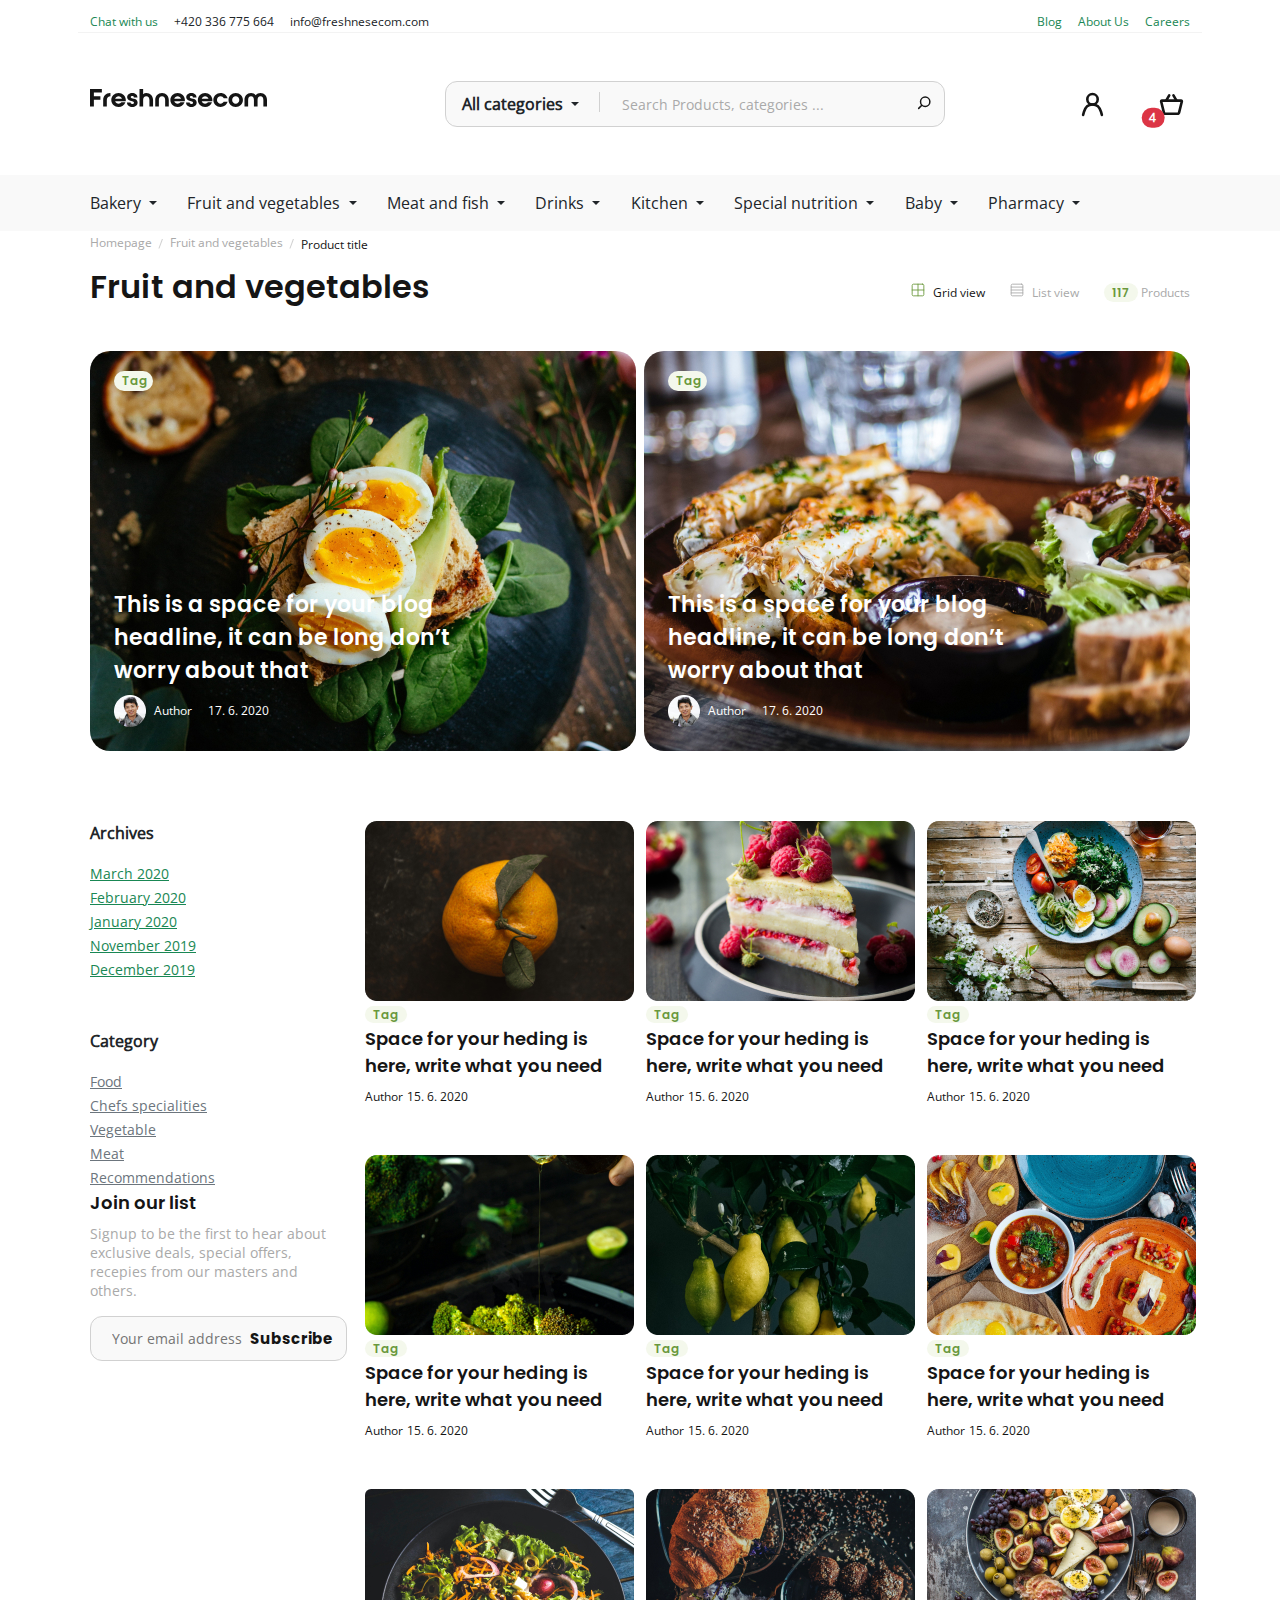
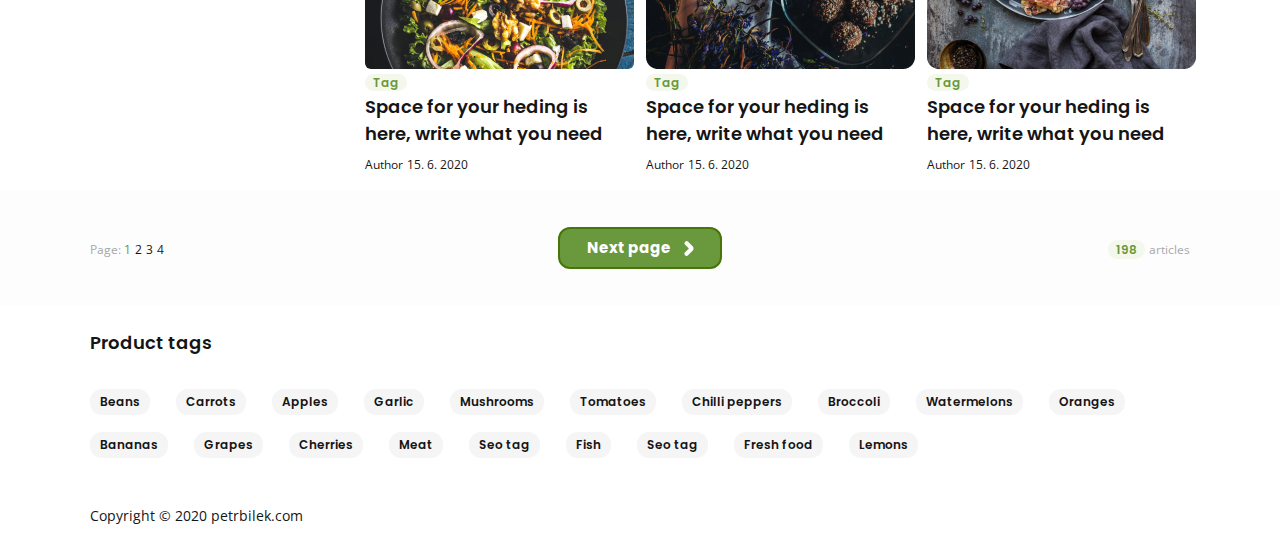
<file: blog.html>
<!DOCTYPE html>
<html lang="en">

<head>
  <meta charset="UTF-8" />
  <meta http-equiv="X-UA-Compatible" content="IE=edge" />
  <meta name="viewport" content="width=device-width, initial-scale=1.0" />
  <link rel="stylesheet" href="./lib/slick-1.8.1/slick/slick.css" />
  <link rel="stylesheet" href="./lib/slick-1.8.1/slick/slick-theme.css" />
  <link rel="stylesheet" href="./css/bootstrap.css" />
  <link rel="stylesheet" href="./css/main.css" />
  <title>Block</title>
</head>

<body>
  <!-- Header -->
  <header>
    <div class="header__hight">
      <div class="container">
        <div class="header__top row justify-content-between pt-2">
          <div class="top__left col-12 col-md-9 col-lg-5">
            <ul class="left-list list-unstyled d-flex justify-content-center justify-content-lg-start flex-wrap">
              <li class="left__item me-3">
                <a class="left__link text-decoration-none text-success" href="#">
                  Chat with us
                </a>
              </li>

              <li class="left__item me-3">
                <a class="left__link text-decoration-none text-dark" href="tel:+420336775664">
                  +420 336 775 664
                </a>
              </li>

              <li class="left__item">
                <a class="left__link text-decoration-none text-dark" href="mailto:info@freshnesecom.com">
                  info@freshnesecom.com
                </a>
              </li>
            </ul>
          </div>

          <div class="top__right col-12 col-md-3 col-lg-3">
            <ul class="right-list list-unstyled d-flex justify-content-center justify-content-lg-end">
              <li class="right__item me-3">
                <a class="right__link text-decoration-none text-success" href="#">
                  Blog
                </a>
              </li>

              <li class="right__item me-3">
                <a class="right__link text-decoration-none text-success" href="#">
                  About Us
                </a>
              </li>

              <li class="right__item">
                <a class="right__link text-decoration-none text-success" href="#">
                  Careers
                </a>
              </li>
            </ul>
          </div>
        </div>

        <div class="header__middle row align-items-center mt-3 mb-3 mb-lg-5 mt-lg-5 justify-content-between">
          <a class="col-12 col-md-3 text-center text-md-start mb-3 mb-md-3 me-md-3" href="./index.html">
            <img src="./images/logo.svg" alt="site logo" />
          </a>

          <form class="col-12 col-sm-2 d-flex home-form align-items-center position-relative"
            action="https://echo.htmlacademy.ru/courses" method="POST" autocomplete="off">
            <div class="navbar-item dropdown">
              <a class="nav-link fw-bold dropdown-toggle" href="#" id="navbarDropdown" role="button"
                data-bs-toggle="dropdown" aria-expanded="false">
                All categories
              </a>
              <ul class="dropdown-menu" aria-labelledby="navbarDropdown">
                <li><a class="dropdown-item" href="./index.html">Home Page</a></li>
                <li><a class="dropdown-item" href="./list.html">List</a></li>
                <li><a class="dropdown-item" href="./grid.html">Grid</a></li>
                <li><a class="dropdown-item" href="./description.html">Description</a></li>
                <li><a class="dropdown-item" href="./checkout.html">Checkout</a></li>
                <li><a class="dropdown-item" href="./blog.html">Blog</a></li>
                <li><hr class="dropdown-divider" /></li>
                <li>
                  <a class="dropdown-item" href="./detali.html">Detail</a>
                </li>
              </ul>
            </div>

            <input class="form__input w-75 pe-4" type="search" name="your_search"
              placeholder="Search Products, categories ..." />
          </form>

          <div class="icon__wrap col-12 col-lg-2 d-flex justify-content-center justify-content-xl-end mt-3 mt-lg-0">
            <a class="icon__link me-5" href="#">
              <img src="./images/man.svg" alt="man" width="25" height="25" />
            </a>

            <button class="icon__btn position-relative">
              <img src="./images/wood.svg" alt="wood" width="25" height="25" />
              <span class="position-absolute top-100 start-0 translate-middle badge rounded-pill bg-danger">
                4
                <span class="visually-hidden">unread messages</span>
              </span>
            </button>

            <nav class="addition bg-white position-fixed top-0 bottom-0">
              <div class="container">
                <div class="addition__top pb-3">
                  <div class="addition__top d-flex justify-content-between align-items-center mt-4 mb-4">
                    <h3 class="h3 shop__title align-self-center">
                      Shopping cart
                    </h3>

                    <button class="addition__btn mb-1">Close</button>
                  </div>

                  <div class="product row">
                    <div class="col-4">
                      <img class="product__img img-fluid" src="./images/food.jpg" alt="product" />
                    </div>

                    <div class="col">
                      <span class="product__title"> Product title </span>
                      <div class="row">
                        <div class="col-4">
                          <span class="mini__title"> Farm: </span>
                        </div>
                        <div class="col">
                          <span class="mini__text ms-1">
                            Tharamis Farm:
                          </span>
                        </div>
                      </div>

                      <div class="row">
                        <div class="col-4">
                          <span class="mini__title"> Freshness: </span>
                        </div>
                        <div class="col">
                          <span class="mini__text ms-1"> 1 day old </span>
                        </div>
                      </div>
                    </div>
                  </div>

                  <div class="row mt-2">
                    <div class="col-4">
                      <span class="extra__title"> Wishlist </span>
                    </div>
                    <div class="col d-flex">
                      <img src="./images/stars.svg" alt="stars" />
                    </div>
                  </div>

                  <div class="row mt-2">
                    <div class="col-4">
                      <span class="extra__title extra__title--one">
                        Compare
                      </span>
                    </div>
                    <div class="col d-flex">
                      <span class="text-success fw-bold"> 36.99 USD </span>
                    </div>
                  </div>

                  <div class="row mt-1">
                    <div class="col-4">
                      <span class="extra__title extra__title--two">
                        Remove
                      </span>
                    </div>
                    <div class="col d-flex">
                      <span class="grey-text fw-bold"> 48.56 USD </span>
                    </div>

                    <div class="col-4">
                      <div class="result d-flex align-items-center">
                        <span class="result__title"> 1 pcs </span>
                        <div class="nav-item dropdown">
                          <a class="nav-link dropdown-toggle product__drop" href="#" id="navbarDropdown" role="button"
                            data-bs-toggle="dropdown" aria-expanded="false">
                            Pcs
                          </a>
                          <ul class="dropdown-menu list-unstyled" aria-labelledby="navbarDropdown">
                            <li>
                              <a class="dropdown-item" href="#">Action</a>
                            </li>
                            <li>
                              <a class="dropdown-item" href="#">Another action</a>
                            </li>
                            <li>
                              <hr class="dropdown-divider" />
                            </li>
                            <li>
                              <a class="dropdown-item" href="#">Something else here</a>
                            </li>
                          </ul>
                        </div>
                      </div>
                    </div>
                  </div>
                </div>

                <div class="addition__down pt-3">
                  <div class="product row">
                    <div class="col-4">
                      <img class="product__img img-fluid" src="./images/food.jpg" alt="product" />
                    </div>

                    <div class="col">
                      <span class="product__title"> Product title </span>
                      <div class="row">
                        <div class="col-4">
                          <span class="mini__title"> Farm: </span>
                        </div>
                        <div class="col">
                          <span class="mini__text ms-1">
                            Tharamis Farm:
                          </span>
                        </div>
                      </div>

                      <div class="row">
                        <div class="col-4">
                          <span class="mini__title"> Freshness: </span>
                        </div>
                        <div class="col">
                          <span class="mini__text ms-1"> 1 day old </span>
                        </div>
                      </div>
                    </div>
                  </div>

                  <div class="row mt-2">
                    <div class="col-4">
                      <span class="extra__title"> Wishlist </span>
                    </div>
                    <div class="col d-flex">
                      <img src="./images/stars.svg" alt="stars" />
                    </div>
                  </div>

                  <div class="row mt-2">
                    <div class="col-4">
                      <span class="extra__title extra__title--one">
                        Compare
                      </span>
                    </div>
                    <div class="col d-flex">
                      <span class="text-success fw-bold"> 36.99 USD </span>
                    </div>
                  </div>

                  <div class="row mt-1">
                    <div class="col-4">
                      <span class="extra__title extra__title--two">
                        Remove
                      </span>
                    </div>
                    <div class="col d-flex">
                      <span class="grey-text fw-bold"> 48.56 USD </span>
                    </div>

                    <div class="col-4">
                      <div class="result d-flex align-items-center">
                        <span class="result__title"> 1 pcs </span>
                        <div class="nav-item dropdown">
                          <a class="nav-link dropdown-toggle product__drop" href="#" id="navbarDropdown" role="button"
                            data-bs-toggle="dropdown" aria-expanded="false">
                            Pcs
                          </a>
                          <ul class="dropdown-menu list-unstyled" aria-labelledby="navbarDropdown">
                            <li>
                              <a class="dropdown-item" href="#">Action</a>
                            </li>
                            <li>
                              <a class="dropdown-item" href="#">Another action</a>
                            </li>
                            <li>
                              <hr class="dropdown-divider" />
                            </li>
                            <li>
                              <a class="dropdown-item" href="#">Something else here</a>
                            </li>
                          </ul>
                        </div>
                      </div>
                    </div>
                  </div>
                </div>

                <div class="addition__bottom">
                  <div class="row prise__small pb-3">
                    <span class="col-12"> Subtotal </span>
                    <span class="col prise__big"> 73.98 USD </span>
                  </div>
                  <div class="d-flex justify-content-between align-items-center pt-3 pb-3">
                    <span class="down__title"> Continue shopping </span>

                    <button type="button last__button" class="btn btn-success">
                      Go to Checkout
                    </button>
                  </div>
                </div>

                <div class="addition__bot pt-3">
                  <div class="row prise__small pb-3">
                    <span class="col-12"> Subtotal </span>
                    <span class="col prise__big"> 73.98 USD </span>
                  </div>
                  <div class="d-flex justify-content-between align-items-center pt-3 pb-3">
                    <span class="down__title"> Continue shopping </span>

                    <button type="button last__button" class="btn btn-success">
                      Go to Checkout
                    </button>
                  </div>
                </div>

                <div class="addition__bot pt-3">
                  <div class="row prise__small pb-3">
                    <span class="col-12"> Subtotal </span>
                    <span class="col prise__big"> 73.98 USD </span>
                  </div>
                  <div class="d-flex justify-content-between align-items-center pt-3 pb-3">
                    <span class="down__title"> Continue shopping </span>

                    <button type="button last__button" class="btn btn-success">
                      Go to Checkout
                    </button>
                  </div>
                </div>
              </div>
            </nav>
          </div>
        </div>
      </div>
    </div>

    <nav class="down__list mt-4 mt-sm-0">
      <div class="container">
        <div class="row">
          <div class="col-12 col-lg-11">
            <ul class="nav__list down__list list-unstyled d-flex justify-content-between flex-wrap pt-3 pb-3">
              <li class="nav-item me3 dropdown me-3 mb-2 mb-xl-0">
                <a class="nav-link dropdown-toggle" href="#" id="navbarDropdown" role="button" data-bs-toggle="dropdown"
                  aria-expanded="false">
                  Bakery
                </a>
                <ul class="dropdown-menu" aria-labelledby="navbarDropdown">
                  <li><a class="dropdown-item" href="#">Action</a></li>
                  <li>
                    <a class="dropdown-item" href="#">Another action</a>
                  </li>
                  <li>
                    <hr class="dropdown-divider" />
                  </li>
                  <li>
                    <a class="dropdown-item" href="#">Something else here</a>
                  </li>
                </ul>
              </li>

              <li class="nav-item dropdown me-3 mb-2 mb-xl-0">
                <a class="nav-link dropdown-toggle" href="#" id="navbarDropdown" role="button" data-bs-toggle="dropdown"
                  aria-expanded="false">
                  Fruit and vegetables
                </a>
                <ul class="dropdown-menu" aria-labelledby="navbarDropdown">
                  <li><a class="dropdown-item" href="#">Action</a></li>
                  <li>
                    <a class="dropdown-item" href="#">Another action</a>
                  </li>
                  <li>
                    <hr class="dropdown-divider" />
                  </li>
                  <li>
                    <a class="dropdown-item" href="#">Something else here</a>
                  </li>
                </ul>
              </li>

              <li class="nav-item dropdown me-3 mb-2 mb-xl-0">
                <a class="nav-link dropdown-toggle" href="#" id="navbarDropdown" role="button" data-bs-toggle="dropdown"
                  aria-expanded="false">
                  Meat and fish
                </a>
                <ul class="dropdown-menu" aria-labelledby="navbarDropdown">
                  <li><a class="dropdown-item" href="#">Action</a></li>
                  <li>
                    <a class="dropdown-item" href="#">Another action</a>
                  </li>
                  <li>
                    <hr class="dropdown-divider" />
                  </li>
                  <li>
                    <a class="dropdown-item" href="#">Something else here</a>
                  </li>
                </ul>
              </li>

              <li class="nav-item dropdown me-3 mb-2 mb-xl-0">
                <a class="nav-link dropdown-toggle" href="#" id="navbarDropdown" role="button" data-bs-toggle="dropdown"
                  aria-expanded="false">
                  Drinks
                </a>
                <ul class="dropdown-menu" aria-labelledby="navbarDropdown">
                  <li><a class="dropdown-item" href="#">Action</a></li>
                  <li>
                    <a class="dropdown-item" href="#">Another action</a>
                  </li>
                  <li>
                    <hr class="dropdown-divider" />
                  </li>
                  <li>
                    <a class="dropdown-item" href="#">Something else here</a>
                  </li>
                </ul>
              </li>

              <li class="nav-item dropdown me-3 mb-2 mb-xl-0">
                <a class="nav-link dropdown-toggle" href="#" id="navbarDropdown" role="button" data-bs-toggle="dropdown"
                  aria-expanded="false">
                  Kitchen
                </a>
                <ul class="dropdown-menu" aria-labelledby="navbarDropdown">
                  <li><a class="dropdown-item" href="#">Action</a></li>
                  <li>
                    <a class="dropdown-item" href="#">Another action</a>
                  </li>
                  <li>
                    <hr class="dropdown-divider" />
                  </li>
                  <li>
                    <a class="dropdown-item" href="#">Something else here</a>
                  </li>
                </ul>
              </li>

              <li class="nav-item dropdown me-3 mb-2 mb-xl-0">
                <a class="nav-link dropdown-toggle" href="#" id="navbarDropdown" role="button" data-bs-toggle="dropdown"
                  aria-expanded="false">
                  Special nutrition
                </a>
                <ul class="dropdown-menu" aria-labelledby="navbarDropdown">
                  <li><a class="dropdown-item" href="#">Action</a></li>
                  <li>
                    <a class="dropdown-item" href="#">Another action</a>
                  </li>
                  <li>
                    <hr class="dropdown-divider" />
                  </li>
                  <li>
                    <a class="dropdown-item" href="#">Something else here</a>
                  </li>
                </ul>
              </li>

              <li class="nav-item dropdown me-3 mb-2 mb-xl-0">
                <a class="nav-link dropdown-toggle" href="#" id="navbarDropdown" role="button" data-bs-toggle="dropdown"
                  aria-expanded="false">
                  Baby
                </a>
                <ul class="dropdown-menu" aria-labelledby="navbarDropdown">
                  <li><a class="dropdown-item" href="#">Action</a></li>
                  <li>
                    <a class="dropdown-item" href="#">Another action</a>
                  </li>
                  <li>
                    <hr class="dropdown-divider" />
                  </li>
                  <li>
                    <a class="dropdown-item" href="#">Something else here</a>
                  </li>
                </ul>
              </li>

              <li class="nav-item dropdown me-3 mb-2 mb-xl-0">
                <a class="nav-link dropdown-toggle" href="#" id="navbarDropdown" role="button" data-bs-toggle="dropdown"
                  aria-expanded="false">
                  Pharmacy
                </a>
                <ul class="dropdown-menu" aria-labelledby="navbarDropdown">
                  <li><a class="dropdown-item" href="#">Action</a></li>
                  <li>
                    <a class="dropdown-item" href="#">Another action</a>
                  </li>
                  <li>
                    <hr class="dropdown-divider" />
                  </li>
                  <li>
                    <a class="dropdown-item" href="#">Something else here</a>
                  </li>
                </ul>
              </li>
            </ul>
          </div>
        </div>
      </div>
    </nav>
    <div class="container">
      <ul class="last__list list-unstyled d-flex flex-wrap">
        <li class="last__item last__item--one">
          <a class="last__link" href="./index.html">
            Homepage
          </a>
        </li>
        <li class="last__item last__item--one">
          <a class="last__link " href="./index.html">
            Fruit and vegetables
          </a>
        </li>
        <li class="last__item ">
          <a class="last__link last__link--active" href="./index.html last__link--active">
            Product title
          </a>
        </li>
      </ul>
    </div>
  </header>

  <!-- site Main -->
  <main class="site-main">
    <section>
      <div class="container">
        <div class="p-title-p-hero-box-grid">
          <div class="p-title-p-hero-box-grid-intro">
            <h2 class="p-title-p-hero-title">
              Fruit and vegetables
            </h2>
            <ul class="list-unstyled align-items-baseline p-title-p-hero-list">
              <li class="p-title-p-hero-items">
                <a class="p-title-p-hero-link color-active" href="#">
                  Grid view
                </a>
              </li>
              <li class="p-title-p-hero-items">
                <a class="p-title-p-hero-link p-title-p-btn-l" href="#">
                  List view
                </a>
              </li>
              <li class="d-inline-flex align-items-center p-title-p-hero-items">
                <a class="btn-secondary p-title-p-hero-link" href="#">
                  <span class="p-title-p-hero-link-num-count">117</span>
                  <span class="text-end p-title-p-hero-link-word">Products</span>
                </a>
              </li>
            </ul>
          </div>
          <div class="d-flex flex-column flex-lg-row py-4 p-title-hero-food-box">
            <div class="me-2 p-title-hero-food-box-left">
              <span class="p-title-hero-food-box-img-boxcha">Tag</span>
              <!-- <img class="p-title-hero-food-box-left-img" src="./images/big-egg.jpg" alt="eggs with something"> -->
              <div class="p-title-hero-food-box-inside">
                <h3 class="p-title-p-hero-food-title">
                  This is a space for your blog headline, it can be long don’t worry about that
                </h3>
                <div class="p-title-hero-food-box-author-time-box">
                  <p class="p-title-p-hero-food-author">
                    Author
                  </p>
                  <time class="p-title-p-hero-food-author-time" datetime="2020-06-17 00:00">17. 6. 2020</time>
                </div>
              </div>
            </div>
            <div class="p-title-hero-food-box-right">
              <span class="p-title-hero-food-box-img-boxcha">Tag</span>
              <!-- <img class="p-title-hero-food-box-right-img" src="./images/meat.jpg"
                      alt="food with meat and something"> -->
              <div class="p-title-hero-food-box-inside">
                <h3 class="p-title-p-hero-food-title">
                  This is a space for your blog headline, it can be long don’t worry about that
                </h3>
                <div class="p-title-hero-food-box-author-time-box">
                  <p class="p-title-p-hero-food-author">
                    Author
                  </p>
                  <time class="p-title-p-hero-food-author-time" datetime="2020-06-17 00:00">17. 6. 2020</time>
                </div>
              </div>
            </div>
          </div>
        </div>
      </div>
    </section>

    <section>
      <div class="container">
        <div class="row d-flex flex-column flex-xl-row pt-3">
          <div
            class="col d-flex col-xl-3 mb-5 mb-md-0 justify-content-around justify-content-lg-between justify-content-xl-start flex-xl-column p-title-p-left-box flex-wrap flex-lg-nowrap">
            <div class="me-5">
              <strong>
                Archives
              </strong>
              <ol class="list-unstyled mt-3 mb-5">
                <li class="mt-1">
                  <a class="link-success p-title-p-left-box-links" href="#">
                    <time datetime="2020-03-01 00:00">March 2020</time>
                  </a>
                </li>
                <li class="">
                  <a class="link-success p-title-p-left-box-links" href="#">
                    <time datetime="2020-02-01 00:00">February 2020</time>
                  </a>
                </li>
                <li class="">
                  <a class="link-success p-title-p-left-box-links" href="#">
                    <time datetime="2020-01-01 00:00">January 2020</time>
                  </a>
                </li>
                <li>
                  <a class="link-success p-title-p-left-box-links" href="#">
                    <time datetime="2019-11-01 00:00">November 2019</time>
                  </a>
                </li>
                <li>
                  <a class="link-success p-title-p-left-box-links" href="#">
                    <time datetime="2019-12-01 00:00">December 2019</time>
                  </a>
                </li>
              </ol>
            </div>
            <div>
              <strong>
                Category
              </strong>
              <ol class="list-unstyled mt-3">
                <li>
                  <a class="link-secondary p-title-p-left-box-links" href="#">
                    Food
                  </a>
                </li>
                <li>
                  <a class="link-secondary p-title-p-left-box-links" href="#">
                    Chefs specialities
                  </a>
                </li>
                <li>
                  <a class="link-secondary p-title-p-left-box-links" href="#">
                    Vegetable
                  </a>
                </li>
                <li>
                  <a class="link-secondary p-title-p-left-box-links" href="#">
                    Meat
                  </a>
                </li>
                <li>
                  <a class="link-secondary p-title-p-left-box-links" href="#">
                    Recommendations
                  </a>
                </li>
              </ol>
            </div>
            <div class="p-title-p-left-last-box">
              <h3 class="p-title-p-left-last-box-title">
                Join our list
              </h3>
              <p class="p-title-p-left-last-box-text">
                Signup to be the first to hear about exclusive deals, special offers, recepies from our masters
                and others.
              </p>
              <form class="p-title-p-left-last-box-form" action="https://echo.htmlacademy.ru/courses" method="post">
                <input class="p-title-p-left-last-box-input" type="email" name="user-email"
                  placeholder="Your email address" aria-label="Your email address" required>
                <button class="p-title-p-left-last-box-button">Subscribe</button>
              </form>
            </div>
          </div>
          <div class="col p-title-p-right-box">
            <ul class="row d-flex justify-content-between pb-3 flex-wrap list-unstyled">
              <li class="col col-lg-4 col-md-6 mb-5 d-flex justify-content-center">
                <a class="text-decoration-none p-title-p-right-box-items-link" href="#">
                  <img class="p-title-p-right-box-img rounded" src="./images/apelsin.jpg" alt="apelsin img">
                  <div class="p-title-p-right-box-links-box">
                    <span class="p-title-p-right-box-links-box-boxcha">Tag</span>
                    <h3 class="mb-1 p-title-p-right-box-links-box-text">Space for your heding is here, write
                      what you need
                    </h3>
                    <div>
                      <span class="p-title-p-right-box-links-author">Author</span>
                      <time class="p-title-p-right-box-links-time" datetime="2020-06-15 00:00">15. 6.
                        2020</time>
                    </div>
                  </div>
                </a>
              </li>
              <li class="col col-lg-4 col-md-6 mb-5 d-flex justify-content-center">
                <a class="text-decoration-none p-title-p-right-box-items-link" href="#">
                  <img class="p-title-p-right-box-img rounded" src="./images/tort.jpg" alt="apelsin img">
                  <div class="p-title-p-right-box-links-box">
                    <span class="p-title-p-right-box-links-box-boxcha">Tag</span>
                    <h3 class="mb-1 p-title-p-right-box-links-box-text">Space for your heding is here, write
                      what you need
                    </h3>
                    <div>
                      <span class="p-title-p-right-box-links-author">Author</span>
                      <time class="p-title-p-right-box-links-time" datetime="2020-06-15 00:00">15. 6.
                        2020</time>
                    </div>
                  </div>
                </a>
              </li>
              <li class="col col-lg-4 col-md-6 mb-5 d-flex justify-content-center">
                <a class="text-decoration-none p-title-p-right-box-items-link" href="#">
                  <img class="p-title-p-right-box-img rounded" src="./images/papaya.jpg" alt="apelsin img">
                  <div class="p-title-p-right-box-links-box">
                    <span class="p-title-p-right-box-links-box-boxcha">Tag</span>
                    <h3 class="mb-1 p-title-p-right-box-links-box-text">Space for your heding is here, write
                      what you need
                    </h3>
                    <div>
                      <span class="p-title-p-right-box-links-author">Author</span>
                      <time class="p-title-p-right-box-links-time" datetime="2020-06-15 00:00">15. 6.
                        2020</time>
                    </div>
                  </div>
                </a>
              </li>
              <li class="col col-lg-4 col-md-6 mb-5 d-flex justify-content-center">
                <a class="text-decoration-none p-title-p-right-box-items-link" href="#">
                  <img class="p-title-p-right-box-img rounded" src="./images/gulkaram.jpg" alt="apelsin img">
                  <div class="p-title-p-right-box-links-box">
                    <span class="p-title-p-right-box-links-box-boxcha">Tag</span>
                    <h3 class="mb-1 p-title-p-right-box-links-box-text">Space for your heding is here, write
                      what you need
                    </h3>
                    <div>
                      <span class="p-title-p-right-box-links-author">Author</span>
                      <time class="p-title-p-right-box-links-time" datetime="2020-06-15 00:00">15. 6.
                        2020</time>
                    </div>
                  </div>
                </a>
              </li>
              <li class="col col-lg-4 col-md-6 mb-5 d-flex justify-content-center">
                <a class="text-decoration-none p-title-p-right-box-items-link" href="#">
                  <img class="p-title-p-right-box-img rounded" src="./images/nok.jpg" alt="apelsin img">
                  <div class="p-title-p-right-box-links-box">
                    <span class="p-title-p-right-box-links-box-boxcha">Tag</span>
                    <h3 class="mb-1 p-title-p-right-box-links-box-text">Space for your heding is here, write
                      what you need
                    </h3>
                    <div>
                      <span class="p-title-p-right-box-links-author">Author</span>
                      <time class="p-title-p-right-box-links-time" datetime="2020-06-15 00:00">15. 6.
                        2020</time>
                    </div>
                  </div>
                </a>
              </li>
              <li class="col col-lg-4 col-md-6 mb-5 d-flex justify-content-center">
                <a class="text-decoration-none p-title-p-right-box-items-link" href="#">
                  <img class="p-title-p-right-box-img rounded" src="./images/chuchvara.jpg" alt="apelsin img">
                  <div class="p-title-p-right-box-links-box">
                    <span class="p-title-p-right-box-links-box-boxcha">Tag</span>
                    <h3 class="mb-1 p-title-p-right-box-links-box-text">Space for your heding is here, write
                      what you need
                    </h3>
                    <div>
                      <span class="p-title-p-right-box-links-author">Author</span>
                      <time class="p-title-p-right-box-links-time" datetime="2020-06-15 00:00">15. 6.
                        2020</time>
                    </div>
                  </div>
                </a>
              </li>
              <li class="col col-lg-4 col-md-6 mb-5 mb-lg-0 d-flex justify-content-center">
                <a class="text-decoration-none p-title-p-right-box-items-link" href="#">
                  <img class="p-title-p-right-box-img rounded" src="./images/sabzavot-lagmon.jpg" alt="apelsin img">
                  <div class="p-title-p-right-box-links-box">
                    <span class="p-title-p-right-box-links-box-boxcha">Tag</span>
                    <h3 class="mb-1 p-title-p-right-box-links-box-text">Space for your heding is here, write
                      what you need
                    </h3>
                    <div>
                      <span class="p-title-p-right-box-links-author">Author</span>
                      <time class="p-title-p-right-box-links-time" datetime="2020-06-15 00:00">15. 6.
                        2020</time>
                    </div>
                  </div>
                </a>
              </li>
              <li class="col col-lg-4 col-md-6 mb-5 mb-lg-0 d-flex justify-content-center">
                <a class="text-decoration-none p-title-p-right-box-items-link" href="#">
                  <img class="p-title-p-right-box-img rounded" src="./images/kursasan.jpg" alt="apelsin img">
                  <div class="p-title-p-right-box-links-box">
                    <span class="p-title-p-right-box-links-box-boxcha">Tag</span>
                    <h3 class="mb-1 p-title-p-right-box-links-box-text">Space for your heding is here, write
                      what you need
                    </h3>
                    <div>
                      <span class="p-title-p-right-box-links-author">Author</span>
                      <time class="p-title-p-right-box-links-time" datetime="2020-06-15 00:00">15. 6.
                        2020</time>
                    </div>
                  </div>
                </a>
              </li>
              <li class="col col-lg-4 col-md-6 d-flex justify-content-center">
                <a class="text-decoration-none p-title-p-right-box-items-link" href="#">
                  <img class="p-title-p-right-box-img rounded" src="./images/much-vegetables.jpg" alt="apelsin img">
                  <div class="p-title-p-right-box-links-box">
                    <span class="p-title-p-right-box-links-box-boxcha">Tag</span>
                    <h3 class="mb-1 p-title-p-right-box-links-box-text">Space for your heding is here, write
                      what you need
                    </h3>
                    <div>
                      <span class="p-title-p-right-box-links-author">Author</span>
                      <time class="p-title-p-right-box-links-time" datetime="2020-06-15 00:00">15. 6.
                        2020</time>
                    </div>
                  </div>
                </a>
              </li>
            </ul>
          </div>
        </div>
      </div>
      <div class="p-title-p-end-page-outside">
        <div class="container">
          <div class="row align-items-center py-3 p-title-p-end-page">
            <div class="col">
              <span class="p-title-p-end-page-word">
                Page:
              </span>
              <span class="p-title-p-end-page-num1">1</span>
              <span class="p-title-p-end-page-num">2</span>
              <span class="p-title-p-end-page-num">3</span>
              <span class="p-title-p-end-page-num">4</span>
            </div>
            <div class="col col-md-3 col-lg-2">
              <a class="text-decoration-none text-center py-2 p-title-p-end-page-button" href="#">Next page
              </a>
            </div>
            <div class="col text-end btn-secondary">
              <span class="p-title-p-end-page-num-count">198</span>
              <span class="text-end p-title-p-end-page-end-word">articles</span>
            </div>
            <div>
            </div>
          </div>
    </section>

  </main>

  <!-- Footer -->
  <footer class="footer pt-4">
    <div class="container">
      <strong class="footer__title">
        Product tags
      </strong>
      <ul class="footer__list list-unstyled d-flex flex-wrap mb-5">
        <li class="footer__item">
          <a class="footer__link" href="#">
            Beans
          </a>
        </li>
        <li class="footer__item">
          <a class="footer__link" href="#">
            Carrots
          </a>
        </li>
        <li class="footer__item">
          <a class="footer__link" href="#">
            Apples
          </a>
        </li>
        <li class="footer__item">
          <a class="footer__link" href="#">
            Garlic
          </a>
        </li>
        <li class="footer__item">
          <a class="footer__link" href="#">
            Mushrooms
          </a>
        </li>
        <li class="footer__item">
          <a class="footer__link" href="#">
            Tomatoes
          </a>
        </li>
        <li class="footer__item">
          <a class="footer__link" href="#">
            Chilli peppers
          </a>
        </li>
        <li class="footer__item">
          <a class="footer__link" href="#">
            Broccoli
          </a>
        </li>
        <li class="footer__item">
          <a class="footer__link" href="#">
            Watermelons
          </a>
        </li>
        <li class="footer__item">
          <a class="footer__link" href="#">
            Oranges
          </a>
        </li>
        <li class="footer__item">
          <a class="footer__link" href="#">
            Bananas
          </a>
        </li>
        <li class="footer__item">
          <a class="footer__link" href="#">
            Grapes
          </a>
        </li>
        <li class="footer__item">
          <a class="footer__link" href="#">
            Cherries
          </a>
        </li>
        <li class="footer__item">
          <a class="footer__link" href="#">
            Meat
          </a>
        </li>
        <li class="footer__item">
          <a class="footer__link" href="#">
            Seo tag
          </a>
        </li>
        <li class="footer__item">
          <a class="footer__link" href="#">
            Fish
          </a>
        </li>
        <li class="footer__item">
          <a class="footer__link" href="#">
            Seo tag
          </a>
        </li>
        <li class="footer__item">
          <a class="footer__link" href="#">
            Fresh food
          </a>
        </li>
        <li class="footer__item">
          <a class="footer__link" href="#">
            Lemons
          </a>
        </li>
      </ul>
      <p class="footer__epic">
        Copyright © 2020 petrbilek.com
      </p>
    </div>
  </footer>

  <script src="./js/bootstrap.bundle.min.js"></script>
  <script src="./js/main.js"></script>
</body>

</html>
</file>
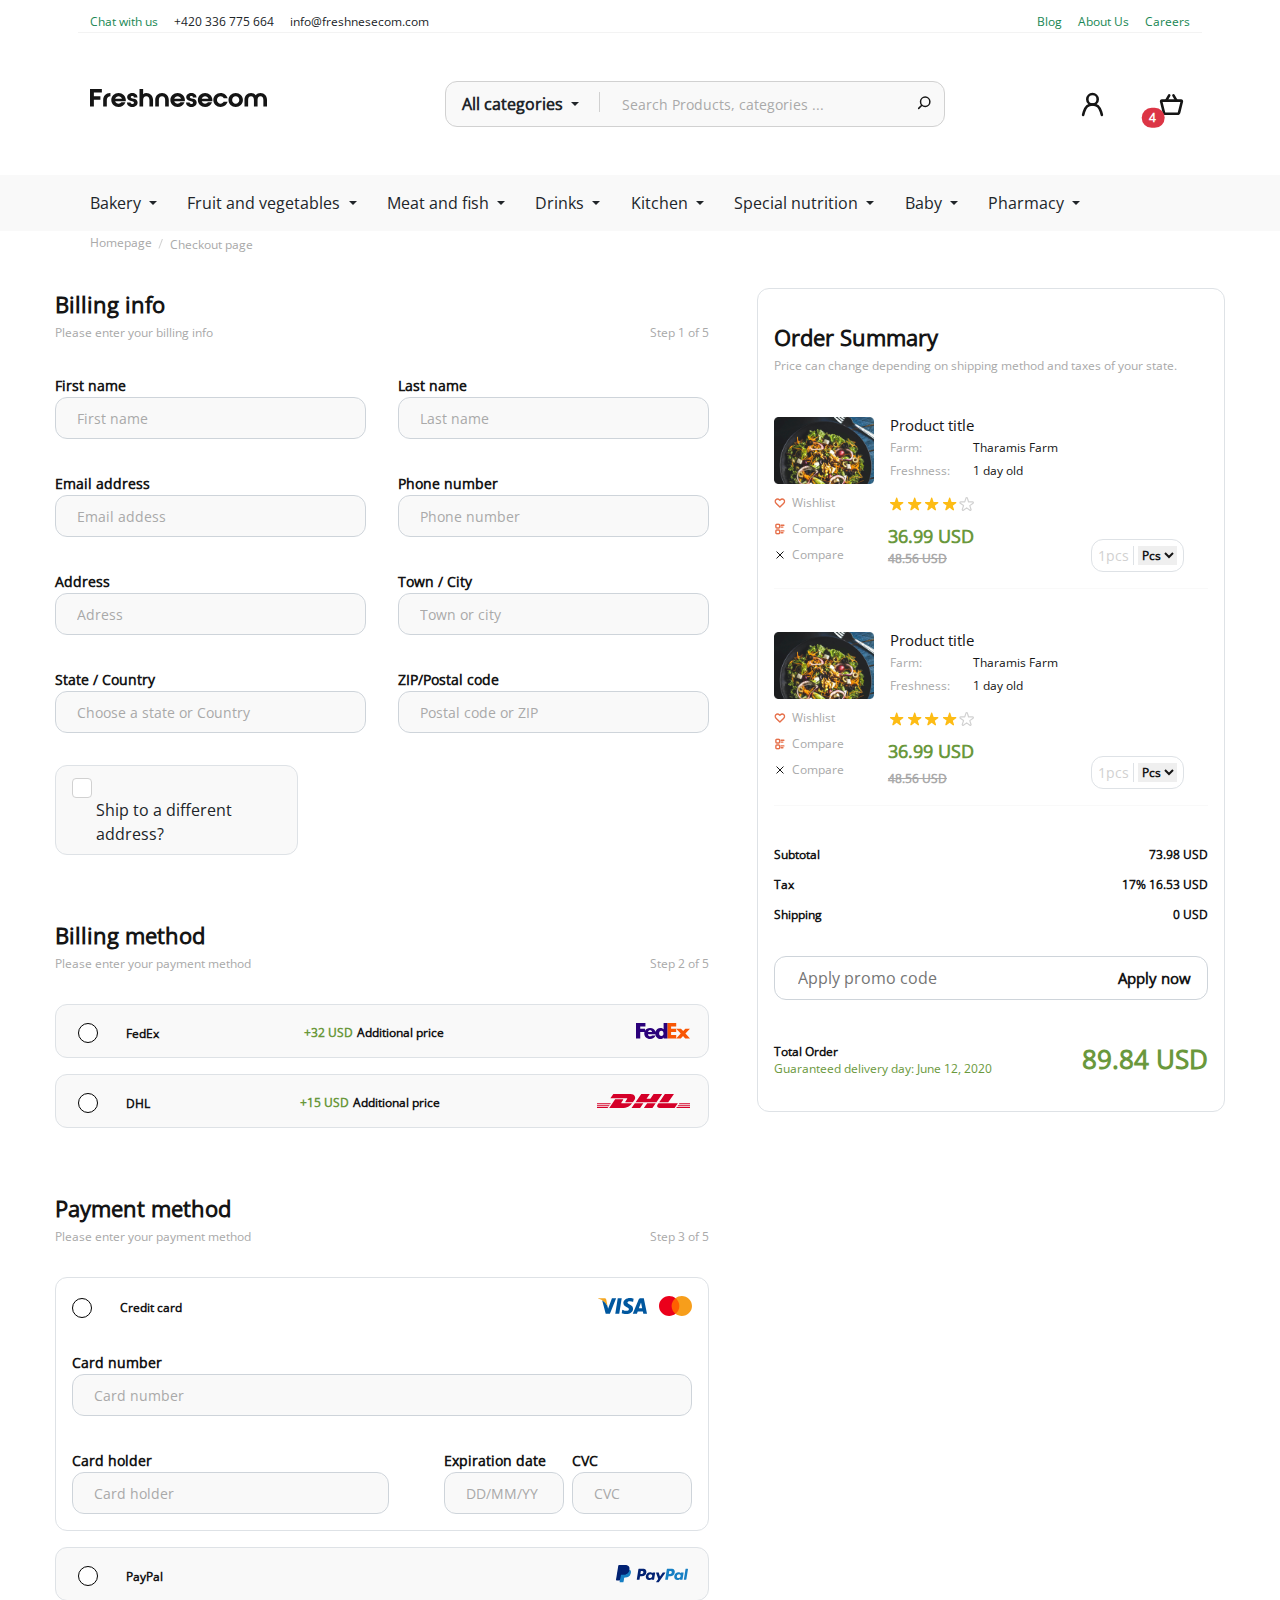
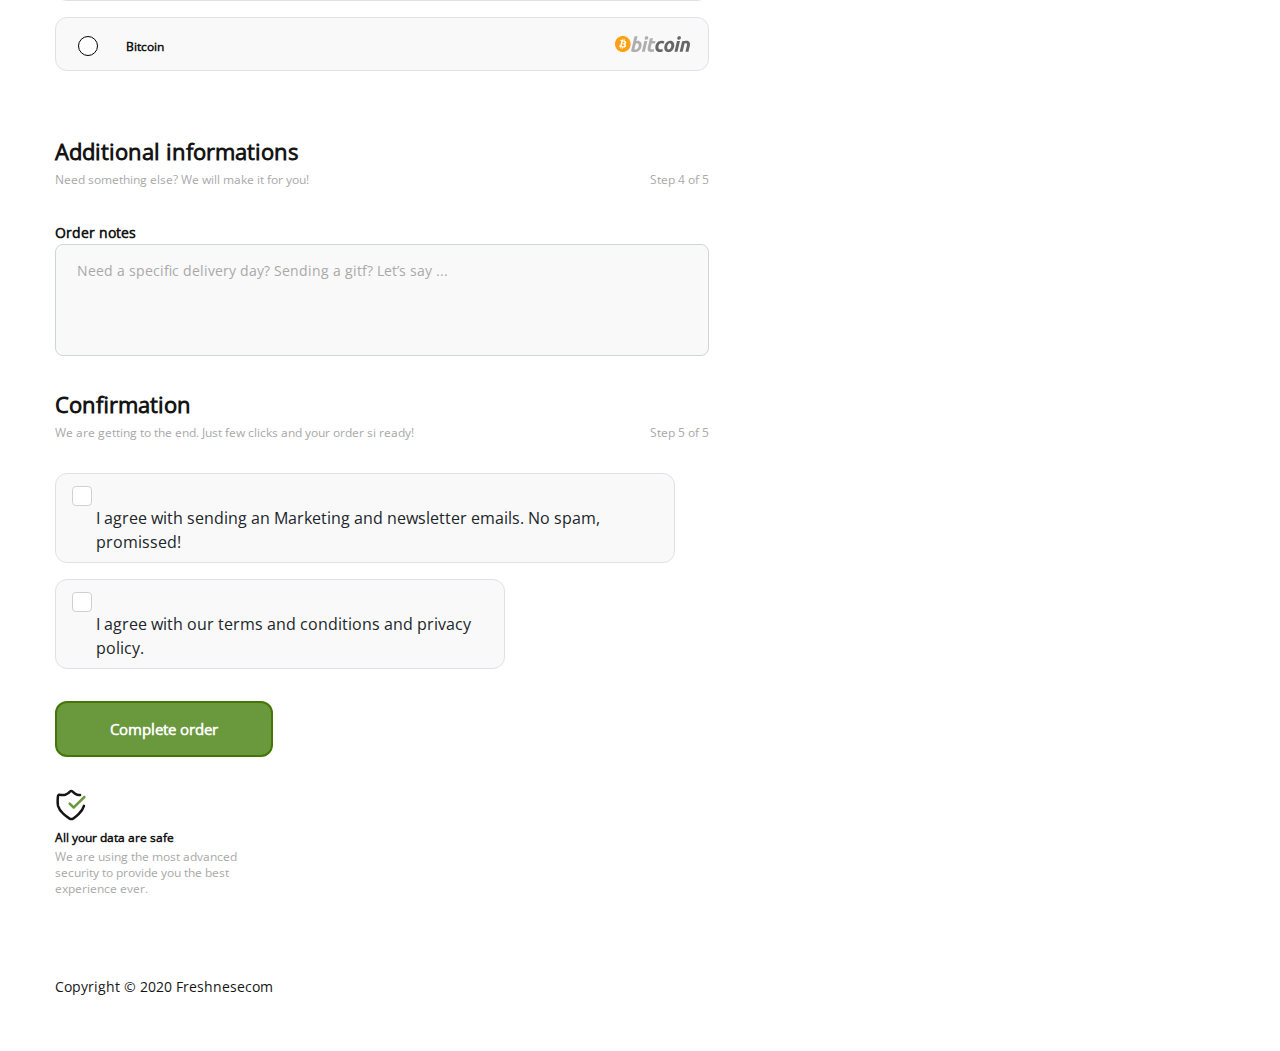
<file: checkout.html>
<!DOCTYPE html>
<html lang="en">

<head>
  <meta charset="UTF-8" />
  <meta http-equiv="X-UA-Compatible" content="IE=edge" />
  <meta name="viewport" content="width=device-width, initial-scale=1.0" />
  <link rel="stylesheet" href="./lib/slick-1.8.1/slick/slick.css" />
  <link rel="stylesheet" href="./lib/slick-1.8.1/slick/slick-theme.css" />
  <link rel="stylesheet" href="./css/bootstrap.css" />
  <link rel="stylesheet" href="./css/main.css" />
  <title>Checkout</title>
</head>

<body>
  <!-- Header -->
  <header>
    <div class="header__hight">
      <div class="container">
        <div class="header__top row justify-content-between pt-2">
          <div class="top__left col-12 col-md-9 col-lg-5">
            <ul class="left-list list-unstyled d-flex justify-content-center justify-content-lg-start flex-wrap">
              <li class="left__item me-3">
                <a class="left__link text-decoration-none text-success" href="#">
                  Chat with us
                </a>
              </li>

              <li class="left__item me-3">
                <a class="left__link text-decoration-none text-dark" href="tel:+420336775664">
                  +420 336 775 664
                </a>
              </li>

              <li class="left__item">
                <a class="left__link text-decoration-none text-dark" href="mailto:info@freshnesecom.com">
                  info@freshnesecom.com
                </a>
              </li>
            </ul>
          </div>

          <div class="top__right col-12 col-md-3 col-lg-3">
            <ul class="right-list list-unstyled d-flex justify-content-center justify-content-lg-end">
              <li class="right__item me-3">
                <a class="right__link text-decoration-none text-success" href="#">
                  Blog
                </a>
              </li>

              <li class="right__item me-3">
                <a class="right__link text-decoration-none text-success" href="#">
                  About Us
                </a>
              </li>

              <li class="right__item">
                <a class="right__link text-decoration-none text-success" href="#">
                  Careers
                </a>
              </li>
            </ul>
          </div>
        </div>

        <div class="header__middle row align-items-center mt-3 mb-3 mb-lg-5 mt-lg-5 justify-content-between">
          <a class="col-12 col-md-3 text-center text-md-start mb-3 mb-md-3 me-md-3" href="./index.html">
            <img src="./images/logo.svg" alt="site logo" />
          </a>

          <form class="col-12 col-sm-2 d-flex home-form align-items-center position-relative"
            action="https://echo.htmlacademy.ru/courses" method="POST" autocomplete="off">
            <div class="navbar-item dropdown">
              <a class="nav-link fw-bold dropdown-toggle" href="#" id="navbarDropdown" role="button"
                data-bs-toggle="dropdown" aria-expanded="false">
                All categories
              </a>
              <ul class="dropdown-menu" aria-labelledby="navbarDropdown">
                <li><a class="dropdown-item" href="./index.html">Home Page</a></li>
                <li><a class="dropdown-item" href="./list.html">List</a></li>
                <li><a class="dropdown-item" href="./grid.html">Grid</a></li>
                <li><a class="dropdown-item" href="./description.html">Description</a></li>
                <li><a class="dropdown-item" href="./checkout.html">Checkout</a></li>
                <li><a class="dropdown-item" href="./blog.html">Blog</a></li>
                <li><hr class="dropdown-divider" /></li>
                <li>
                  <a class="dropdown-item" href="./detali.html">Detail</a>
                </li>
              </ul>
            </div>

            <input class="form__input w-75 pe-4" type="search" name="your_search"
              placeholder="Search Products, categories ..." />
          </form>

          <div class="icon__wrap col-12 col-lg-2 d-flex justify-content-center justify-content-xl-end mt-3 mt-lg-0">
            <a class="icon__link me-5" href="#">
              <img src="./images/man.svg" alt="man" width="25" height="25" />
            </a>

            <button class="icon__btn position-relative">
              <img src="./images/wood.svg" alt="wood" width="25" height="25" />
              <span class="position-absolute top-100 start-0 translate-middle badge rounded-pill bg-danger">
                4
                <span class="visually-hidden">unread messages</span>
              </span>
            </button>

            <nav class="addition bg-white position-fixed top-0 bottom-0">
              <div class="container">
                <div class="addition__top pb-3">
                  <div class="addition__top d-flex justify-content-between align-items-center mt-4 mb-4">
                    <h3 class="h3 shop__title align-self-center">
                      Shopping cart
                    </h3>

                    <button class="addition__btn mb-1">Close</button>
                  </div>

                  <div class="product row">
                    <div class="col-4">
                      <img class="product__img img-fluid" src="./images/food.jpg" alt="product" />
                    </div>

                    <div class="col">
                      <span class="product__title"> Product title </span>
                      <div class="row">
                        <div class="col-4">
                          <span class="mini__title"> Farm: </span>
                        </div>
                        <div class="col">
                          <span class="mini__text ms-1">
                            Tharamis Farm:
                          </span>
                        </div>
                      </div>

                      <div class="row">
                        <div class="col-4">
                          <span class="mini__title"> Freshness: </span>
                        </div>
                        <div class="col">
                          <span class="mini__text ms-1"> 1 day old </span>
                        </div>
                      </div>
                    </div>
                  </div>

                  <div class="row mt-2">
                    <div class="col-4">
                      <span class="extra__title"> Wishlist </span>
                    </div>
                    <div class="col d-flex">
                      <img src="./images/stars.svg" alt="stars" />
                    </div>
                  </div>

                  <div class="row mt-2">
                    <div class="col-4">
                      <span class="extra__title extra__title--one">
                        Compare
                      </span>
                    </div>
                    <div class="col d-flex">
                      <span class="text-success fw-bold"> 36.99 USD </span>
                    </div>
                  </div>

                  <div class="row mt-1">
                    <div class="col-4">
                      <span class="extra__title extra__title--two">
                        Remove
                      </span>
                    </div>
                    <div class="col d-flex">
                      <span class="grey-text fw-bold"> 48.56 USD </span>
                    </div>

                    <div class="col-4">
                      <div class="result d-flex align-items-center">
                        <span class="result__title"> 1 pcs </span>
                        <div class="nav-item dropdown">
                          <a class="nav-link dropdown-toggle product__drop" href="#" id="navbarDropdown" role="button"
                            data-bs-toggle="dropdown" aria-expanded="false">
                            Pcs
                          </a>
                          <ul class="dropdown-menu list-unstyled" aria-labelledby="navbarDropdown">
                            <li>
                              <a class="dropdown-item" href="#">Action</a>
                            </li>
                            <li>
                              <a class="dropdown-item" href="#">Another action</a>
                            </li>
                            <li>
                              <hr class="dropdown-divider" />
                            </li>
                            <li>
                              <a class="dropdown-item" href="#">Something else here</a>
                            </li>
                          </ul>
                        </div>
                      </div>
                    </div>
                  </div>
                </div>

                <div class="addition__down pt-3">
                  <div class="product row">
                    <div class="col-4">
                      <img class="product__img img-fluid" src="./images/food.jpg" alt="product" />
                    </div>

                    <div class="col">
                      <span class="product__title"> Product title </span>
                      <div class="row">
                        <div class="col-4">
                          <span class="mini__title"> Farm: </span>
                        </div>
                        <div class="col">
                          <span class="mini__text ms-1">
                            Tharamis Farm:
                          </span>
                        </div>
                      </div>

                      <div class="row">
                        <div class="col-4">
                          <span class="mini__title"> Freshness: </span>
                        </div>
                        <div class="col">
                          <span class="mini__text ms-1"> 1 day old </span>
                        </div>
                      </div>
                    </div>
                  </div>

                  <div class="row mt-2">
                    <div class="col-4">
                      <span class="extra__title"> Wishlist </span>
                    </div>
                    <div class="col d-flex">
                      <img src="./images/stars.svg" alt="stars" />
                    </div>
                  </div>

                  <div class="row mt-2">
                    <div class="col-4">
                      <span class="extra__title extra__title--one">
                        Compare
                      </span>
                    </div>
                    <div class="col d-flex">
                      <span class="text-success fw-bold"> 36.99 USD </span>
                    </div>
                  </div>

                  <div class="row mt-1">
                    <div class="col-4">
                      <span class="extra__title extra__title--two">
                        Remove
                      </span>
                    </div>
                    <div class="col d-flex">
                      <span class="grey-text fw-bold"> 48.56 USD </span>
                    </div>

                    <div class="col-4">
                      <div class="result d-flex align-items-center">
                        <span class="result__title"> 1 pcs </span>
                        <div class="nav-item dropdown">
                          <a class="nav-link dropdown-toggle product__drop" href="#" id="navbarDropdown" role="button"
                            data-bs-toggle="dropdown" aria-expanded="false">
                            Pcs
                          </a>
                          <ul class="dropdown-menu list-unstyled" aria-labelledby="navbarDropdown">
                            <li>
                              <a class="dropdown-item" href="#">Action</a>
                            </li>
                            <li>
                              <a class="dropdown-item" href="#">Another action</a>
                            </li>
                            <li>
                              <hr class="dropdown-divider" />
                            </li>
                            <li>
                              <a class="dropdown-item" href="#">Something else here</a>
                            </li>
                          </ul>
                        </div>
                      </div>
                    </div>
                  </div>
                </div>

                <div class="addition__bottom">
                  <div class="row prise__small pb-3">
                    <span class="col-12"> Subtotal </span>
                    <span class="col prise__big"> 73.98 USD </span>
                  </div>
                  <div class="d-flex justify-content-between align-items-center pt-3 pb-3">
                    <span class="down__title"> Continue shopping </span>

                    <button type="button last__button" class="btn btn-success">
                      Go to Checkout
                    </button>
                  </div>
                </div>

                <div class="addition__bot pt-3">
                  <div class="row prise__small pb-3">
                    <span class="col-12"> Subtotal </span>
                    <span class="col prise__big"> 73.98 USD </span>
                  </div>
                  <div class="d-flex justify-content-between align-items-center pt-3 pb-3">
                    <span class="down__title"> Continue shopping </span>

                    <button type="button last__button" class="btn btn-success">
                      Go to Checkout
                    </button>
                  </div>
                </div>

                <div class="addition__bot pt-3">
                  <div class="row prise__small pb-3">
                    <span class="col-12"> Subtotal </span>
                    <span class="col prise__big"> 73.98 USD </span>
                  </div>
                  <div class="d-flex justify-content-between align-items-center pt-3 pb-3">
                    <span class="down__title"> Continue shopping </span>

                    <button type="button last__button" class="btn btn-success">
                      Go to Checkout
                    </button>
                  </div>
                </div>
              </div>
            </nav>
          </div>
        </div>
      </div>
    </div>

    <nav class="down__list mt-4 mt-sm-0">
      <div class="container">
        <div class="row">
          <div class="col-12 col-lg-11">
            <ul class="nav__list down__list list-unstyled d-flex justify-content-between flex-wrap pt-3 pb-3">
              <li class="nav-item me3 dropdown me-3 mb-2 mb-xl-0">
                <a class="nav-link dropdown-toggle" href="#" id="navbarDropdown" role="button" data-bs-toggle="dropdown"
                  aria-expanded="false">
                  Bakery
                </a>
                <ul class="dropdown-menu" aria-labelledby="navbarDropdown">
                  <li><a class="dropdown-item" href="#">Action</a></li>
                  <li>
                    <a class="dropdown-item" href="#">Another action</a>
                  </li>
                  <li>
                    <hr class="dropdown-divider" />
                  </li>
                  <li>
                    <a class="dropdown-item" href="#">Something else here</a>
                  </li>
                </ul>
              </li>

              <li class="nav-item dropdown me-3 mb-2 mb-xl-0">
                <a class="nav-link dropdown-toggle" href="#" id="navbarDropdown" role="button" data-bs-toggle="dropdown"
                  aria-expanded="false">
                  Fruit and vegetables
                </a>
                <ul class="dropdown-menu" aria-labelledby="navbarDropdown">
                  <li><a class="dropdown-item" href="#">Action</a></li>
                  <li>
                    <a class="dropdown-item" href="#">Another action</a>
                  </li>
                  <li>
                    <hr class="dropdown-divider" />
                  </li>
                  <li>
                    <a class="dropdown-item" href="#">Something else here</a>
                  </li>
                </ul>
              </li>

              <li class="nav-item dropdown me-3 mb-2 mb-xl-0">
                <a class="nav-link dropdown-toggle" href="#" id="navbarDropdown" role="button" data-bs-toggle="dropdown"
                  aria-expanded="false">
                  Meat and fish
                </a>
                <ul class="dropdown-menu" aria-labelledby="navbarDropdown">
                  <li><a class="dropdown-item" href="#">Action</a></li>
                  <li>
                    <a class="dropdown-item" href="#">Another action</a>
                  </li>
                  <li>
                    <hr class="dropdown-divider" />
                  </li>
                  <li>
                    <a class="dropdown-item" href="#">Something else here</a>
                  </li>
                </ul>
              </li>

              <li class="nav-item dropdown me-3 mb-2 mb-xl-0">
                <a class="nav-link dropdown-toggle" href="#" id="navbarDropdown" role="button" data-bs-toggle="dropdown"
                  aria-expanded="false">
                  Drinks
                </a>
                <ul class="dropdown-menu" aria-labelledby="navbarDropdown">
                  <li><a class="dropdown-item" href="#">Action</a></li>
                  <li>
                    <a class="dropdown-item" href="#">Another action</a>
                  </li>
                  <li>
                    <hr class="dropdown-divider" />
                  </li>
                  <li>
                    <a class="dropdown-item" href="#">Something else here</a>
                  </li>
                </ul>
              </li>

              <li class="nav-item dropdown me-3 mb-2 mb-xl-0">
                <a class="nav-link dropdown-toggle" href="#" id="navbarDropdown" role="button" data-bs-toggle="dropdown"
                  aria-expanded="false">
                  Kitchen
                </a>
                <ul class="dropdown-menu" aria-labelledby="navbarDropdown">
                  <li><a class="dropdown-item" href="#">Action</a></li>
                  <li>
                    <a class="dropdown-item" href="#">Another action</a>
                  </li>
                  <li>
                    <hr class="dropdown-divider" />
                  </li>
                  <li>
                    <a class="dropdown-item" href="#">Something else here</a>
                  </li>
                </ul>
              </li>

              <li class="nav-item dropdown me-3 mb-2 mb-xl-0">
                <a class="nav-link dropdown-toggle" href="#" id="navbarDropdown" role="button" data-bs-toggle="dropdown"
                  aria-expanded="false">
                  Special nutrition
                </a>
                <ul class="dropdown-menu" aria-labelledby="navbarDropdown">
                  <li><a class="dropdown-item" href="#">Action</a></li>
                  <li>
                    <a class="dropdown-item" href="#">Another action</a>
                  </li>
                  <li>
                    <hr class="dropdown-divider" />
                  </li>
                  <li>
                    <a class="dropdown-item" href="#">Something else here</a>
                  </li>
                </ul>
              </li>

              <li class="nav-item dropdown me-3 mb-2 mb-xl-0">
                <a class="nav-link dropdown-toggle" href="#" id="navbarDropdown" role="button" data-bs-toggle="dropdown"
                  aria-expanded="false">
                  Baby
                </a>
                <ul class="dropdown-menu" aria-labelledby="navbarDropdown">
                  <li><a class="dropdown-item" href="#">Action</a></li>
                  <li>
                    <a class="dropdown-item" href="#">Another action</a>
                  </li>
                  <li>
                    <hr class="dropdown-divider" />
                  </li>
                  <li>
                    <a class="dropdown-item" href="#">Something else here</a>
                  </li>
                </ul>
              </li>

              <li class="nav-item dropdown me-3 mb-2 mb-xl-0">
                <a class="nav-link dropdown-toggle" href="#" id="navbarDropdown" role="button" data-bs-toggle="dropdown"
                  aria-expanded="false">
                  Pharmacy
                </a>
                <ul class="dropdown-menu" aria-labelledby="navbarDropdown">
                  <li><a class="dropdown-item" href="#">Action</a></li>
                  <li>
                    <a class="dropdown-item" href="#">Another action</a>
                  </li>
                  <li>
                    <hr class="dropdown-divider" />
                  </li>
                  <li>
                    <a class="dropdown-item" href="#">Something else here</a>
                  </li>
                </ul>
              </li>
            </ul>
          </div>
        </div>
      </div>
    </nav>
    <div class="container">
      <ul class="last__list list-unstyled d-flex flex-wrap">
        <li class="last__item last__item--one">
          <a class="last__link" href="./index.html"> Homepage </a>
        </li>
        <li class="last__item">
          <a class="last__link last__item--active" href="./index.html">
            Checkout page
          </a>
        </li>
      </ul>
    </div>
  </header>

  <!-- site Main -->
  <main class="site-main">
    <section class="checkout-hero">
      <div class="containerr">
        <div class="checkout-hero-inner align-items-start">
          <div class="checkout-hero-start me-5">
            <div class="checkout-hero-top d-flex align-items-end justify-content-between">
              <div>
                <h3 class="checkout-hero-title">Billing info</h3>

                <p class="checkout-hero-text">Please enter your billing info</p>
              </div>

              <span class="checkout-hero-top-span d-lg-inline-block">Step 1 of 5</span>
            </div>

            <form class="checkout-hero-form" action="https://echo.htmlacademy.ru/courses" method="post"
              autocomplete="off">
              <div class="d-flex justify-content-between checkout-form-inner-box">
                <div class="checkout-form-start">
                  <label for="first-name" class="form-label checkout-form-label">First name</label>
                  <input type="text" name="user_name" class="form-control checkout-form-input" id="first-name"
                    placeholder="First name" required>

                  <label for="email" class="form-label checkout-form-label">Email address</label>
                  <input type="email" name="user_email" class="form-control checkout-form-input" id="email"
                    placeholder="Email addess" required>

                  <label for="address" class="form-label checkout-form-label">Address</label>
                  <input type="text" name="user_address" class="form-control checkout-form-input" id="address"
                    placeholder="Adress" required>

                  <label for="country" class="form-label checkout-form-label">State / Country</label>
                  <input type="search" name="user_country" class="form-control checkout-form-input" id="country"
                    placeholder="Choose a state or Country" required>

                  <div class="form-check border checkout-form-input-check">
                    <input class="form-check-input" name="user_different_address" type="checkbox" value=""
                      id="different">
                    <label class="form-check-label" for="different">
                      Ship to a different address?
                    </label>
                  </div>
                </div>

                <div class="checkout-form-end p-0 zip-input">
                  <label for="last-name" class="form-label checkout-form-label">Last name</label>
                  <input type="text" name="user_last_name" class="form-control checkout-form-input" id="last-name"
                    placeholder="Last name" required>

                  <label for="phone-number" class="form-label checkout-form-label">Phone number</label>
                  <input type="tel" name="user_phone_number" class="form-control checkout-form-input" id="phone-number"
                    placeholder="Phone number" required>

                  <label for="town" class="form-label checkout-form-label">Town / City</label>
                  <input type="text" name="user_town" class="form-control checkout-form-input" id="town"
                    placeholder="Town or city" required>

                  <label for="zip" class="form-label checkout-form-label">ZIP/Postal code</label>
                  <input type="search" name="user_zip" class="form-control checkout-form-input mb-0 zip-input" id="zip"
                    placeholder="Postal code or ZIP" required>
                </div>
              </div>

              <div class="checkout-hero-top d-flex align-items-end justify-content-between">
                <div>
                  <h3 class="checkout-hero-title">Billing method</h3>

                  <p class="checkout-hero-text">Please enter your payment method</p>
                </div>

                <span class="checkout-hero-top-span d-lg-inline-block">Step 2 of 5</span>
              </div>

              <div class="form-check p-0 mb-3">
                <label
                  class="form-check-label border d-flex align-items-center justify-content-between checkout-hero-form-label-box">
                  <span class="d-flex align-items-end">
                    <input class="form-check-input" type="radio" name="payment_method" value="FedEx">

                    <span class="payment-method-span">FedEx</span>
                  </span>

                  <span class="pe-5">
                    <span class="payment-method-price">+32 USD</span>
                    <span class="payment-method-price-text">Additional price</span>
                  </span>
                  <img class="dhl-fedx-img-first" src="images/fedex-icon.svg" width="54" height="16"
                    alt="fedx company icon">
                </label>
              </div>

              <div class="form-check p-0">
                <label
                  class="form-check-label border d-flex align-items-center justify-content-between checkout-hero-form-label-box checkout-hero-form-label-box-bottom">
                  <span class="d-flex align-items-end">
                    <input class="form-check-input" type="radio" name="payment_method" value="FedEx">

                    <span class="payment-method-span">DHL</span>
                  </span>

                  <span class="pe-2">
                    <span class="payment-method-price">+15 USD</span>
                    <span class="payment-method-price-text">Additional price</span>
                  </span>
                  <img class="dhl-fedx-img-second" src="images/dhl-icon.svg" width="93" height="14"
                    alt="fedx company icon">
                </label>
              </div>

              <div class="checkout-hero-top d-flex align-items-end justify-content-between">
                <div>
                  <h3 class="checkout-hero-title">Payment method</h3>

                  <p class="checkout-hero-text">Please enter your payment method</p>
                </div>

                <span class="checkout-hero-top-span d-lg-inline-block">Step 3 of 5</span>
              </div>

              <div class="payment-method border">
                <div class="form-check payment-method-wrapper">
                  <label class="form-check-label d-flex align-items-center justify-content-between">
                    <span class="d-flex align-items-center">
                      <input class="form-check-input" type="radio" name="payment_method_bottom">

                      <span class="payment-method-span mt-1">Credit card</span>
                    </span>

                    <img src="images/visa-icon.svg" width="94" height="20" alt="fedx company icon">
                  </label>
                </div>

                <label for="card-number" class="form-label checkout-form-label">Card number</label>
                <input type="text" class="form-control checkout-form-input" id="card-number" placeholder="Card number"
                  required>

                <div class="payment-method-bottom d-flex justify-content-between">
                  <div>
                    <label for="card-holder" class="form-label checkout-form-label">Card holder</label>
                    <input type="text" class="form-control card-holder-input checkout-form-input mb-0 me-2"
                      id="card-holder" placeholder="Card holder" required>
                  </div>

                  <div class="d-flex">
                    <div>
                      <label for="date" class="form-label checkout-form-label expiration-label">Expiration date</label>
                      <input type="text" class="form-control card-date checkout-form-input me-2 mb-0" id="date"
                        placeholder="DD/MM/YY" required>
                    </div>

                    <div>
                      <label for="cvc" class="form-label checkout-form-label expiration-label">CVC</label>
                      <input type="text" class="form-control card-date checkout-form-input mb-0" id="cvc"
                        placeholder="CVC" required>
                    </div>
                  </div>
                </div>
              </div>

              <div class="form-check p-0">
                <label
                  class="form-check-label form-check-label-paypal border d-flex align-items-center justify-content-between checkout-hero-form-label-box checkout-hero-form-label-box-bottom">
                  <span class="d-flex align-items-end">
                    <input class="form-check-input" type="radio" name="payment_method_bottom" value="FedEx">

                    <span class="payment-method-span">PayPal</span>
                  </span>

                  <img src="images/paypal-icon.svg" width="76" height="18" alt="fedx company icon">
                </label>
              </div>

              <div class="form-check p-0">
                <label
                  class="form-check-label border d-flex align-items-center justify-content-between checkout-hero-form-label-box checkout-hero-form-label-box-bottom">
                  <span class="d-flex align-items-end">
                    <input class="form-check-input" type="radio" name="payment_method_bottom" value="Bitcoin">

                    <span class="payment-method-span">Bitcoin</span>
                  </span>

                  <img src="images/bitcoin-icon.svg" width="75" height="16" alt="fedx company icon">
                </label>
              </div>

              <div class="checkout-hero-top d-flex align-items-end justify-content-between">
                <div>
                  <h3 class="checkout-hero-title">Additional informations</h3>

                  <p class="checkout-hero-text">Need something else? We will make it for you!</p>
                </div>

                <span class="checkout-hero-top-span d-lg-inline-block">Step 4 of 5</span>
              </div>

              <div class="mb-3 p-0">
                <label for="order-notes" class="form-label checkout-form-label">Order notes</label>
                <textarea class="form-control checkout-form-input rounded-3 order-notes-input pt-3" id="order-notes"
                  rows="3" placeholder="Need a specific delivery day? Sending a gitf? Let’s say ..."></textarea>
              </div>

              <div class="checkout-hero-top d-flex align-items-end justify-content-between">
                <div class="confirmation-title-test-box">
                  <h3 class="checkout-hero-title">Confirmation</h3>

                  <p class="checkout-hero-text">We are getting to the end. Just few clicks and your order si ready!</p>
                </div>

                <span class="checkout-hero-top-span d-lg-inline-block">Step 5 of 5</span>
              </div>

              <div class="form-check border checkout-form-input-check mb-3 i-agree-chackbox">
                <input class="form-check-input" type="checkbox" value="" id="agree" required>
                <label class="form-check-label" for="agree">
                  I agree with sending an Marketing and newsletter emails. No spam, promissed!
                </label>
              </div>

              <div class="d-flex flex-column align-items-start p-0">
                <div class="form-check border checkout-form-input-check agree-box i-agree-with-checkbox d-block">
                  <input class="form-check-input" type="checkbox" value="" id="privacy-policy" required>
                  <label class="form-check-label" for="privacy-policy">
                    I agree with our terms and conditions and privacy policy.
                  </label>
                </div>

                <button class="product-btn btn btn-outline-success coplete-order d-block" type="submit">Complete
                  order</button>
              </div>


              <h3 class="all-your-date-title ">All your data are safe</h3>

            </form>
            <div class="getting-text-box">
              <p class="checkout-hero-text">We are using the most advanced security to provide you the best experience
                ever.</p>
            </div>
            <p class="copy-right-text">
              Copyright © 2020 Freshnesecom
            </p>
          </div>


          <article class="checkout-hero-article border">
            <h3 class="checkout-hero-title">Order Summary</h3>

            <p class="checkout-hero-text">Price can change depending on shipping method and taxes of your state.</p>

            <div class="product-order-box mb-0">
              <div class="product-order-top-box">
                <div class="d-flex align-items-center mb-2">
                  <img class="me-3" src="images/product-title-box-img-first.png" width="100" height="67" alt="food">

                  <div>
                    <h4 class="product-order-heading">Product title</h4>
                    <p class="product-order-desc"><span class="product-order-desc-span me-5">Farm:</span> Tharamis Farm
                    </p>

                    <p class="product-order-desc"><span
                        class="product-order-desc-span product-order-desc-span-freshness">Freshness:</span> 1 day old
                    </p>
                  </div>
                </div>

                <div class="d-flex align-items-start">
                  <div class="wishlist-wrapper">
                    <button class=" details-like-text-product-order ps-0">Wishlist</button>

                    <button class="details-like-text-product-order ps-0">Compare</button>

                    <button class="details-like-text-product-order ps-0">Compare</button>
                  </div>

                  <div class="product-order-stars-wrapper">
                    <ul
                      class="detail-star-list list-unstyled d-flex justify-content-between align-items-center product-order-star-list">
                      <li class="detail-star-item">
                        <span class="detail-star-span product-star-span"></span>
                      </li>

                      <li class="detail-star-item">
                        <span class="detail-star-span product-star-span"></span>
                      </li>

                      <li class="detail-star-item">
                        <span class="detail-star-span product-star-span"></span>
                      </li>

                      <li class="detail-star-item">
                        <span class="detail-star-span product-star-span"></span>
                      </li>

                      <li class="detail-star-item">
                        <span class="detail-star-span product-star-span"></span>
                      </li>
                    </ul>

                    <div class="details-pirice-wrapper d-flex flex-column">
                      <div class="d-flex flex-column">
                        <ins class="text-decoration-none product-price">36.99 USD</ins>
                        <del class="product-price-bottom">48.56 USD</del>
                      </div>
                    </div>
                  </div>

                  <div class="details-price-count border mt-auto product-price-count">
                    <span class="details-price-count-span border-end pe-1 me-1">1pcs </span>
                    <select class="details-select border-0 d-inline-block">
                      <option>Pcs</option>
                    </select>
                  </div>
                </div>
              </div>
            </div>

            <div class="product-order-box">
              <div class="product-order-top-box">
                <div class="d-flex align-items-center mb-2">
                  <img class="me-3" src="images/product-title-box-img-first.png" width="100" height="67" alt="food">

                  <div>
                    <h4 class="product-order-heading">Product title</h4>
                    <p class="product-order-desc"><span class="product-order-desc-span me-5">Farm:</span> Tharamis Farm
                    </p>

                    <p class="product-order-desc"><span
                        class="product-order-desc-span product-order-desc-span-freshness">Freshness:</span> 1 day old
                    </p>
                  </div>
                </div>

                <div class="d-flex align-items-start">
                  <div class="wishlist-wrapper">
                    <button class=" details-like-text-product-order ps-0">Wishlist</button>

                    <button class="details-like-text-product-order ps-0">Compare</button>

                    <button class="details-like-text-product-order ps-0">Compare</button>
                  </div>

                  <div class="product-order-stars-wrapper">
                    <ul
                      class="detail-star-list list-unstyled d-flex justify-content-between align-items-center product-order-star-list">
                      <li class="detail-star-item">
                        <span class="detail-star-span product-star-span"></span>
                      </li>

                      <li class="detail-star-item">
                        <span class="detail-star-span product-star-span"></span>
                      </li>

                      <li class="detail-star-item">
                        <span class="detail-star-span product-star-span"></span>
                      </li>

                      <li class="detail-star-item">
                        <span class="detail-star-span product-star-span"></span>
                      </li>

                      <li class="detail-star-item">
                        <span class="detail-star-span product-star-span"></span>
                      </li>
                    </ul>

                    <div class="details-pirice-wrapper d-flex flex-column">
                      <div>
                        <ins class="text-decoration-none product-price">36.99 USD</ins>
                        <br>
                        <del class="product-price-bottom">48.56 USD</del>
                      </div>
                    </div>
                  </div>

                  <div class="details-price-count border mt-auto product-price-count">
                    <span class="details-price-count-span border-end pe-1 me-1">1pcs </span>
                    <select class="details-select border-0 d-inline-block">
                      <option>Pcs</option>
                    </select>
                  </div>
                </div>
              </div>
            </div>

            <ul class="list-unstyled m-order-total-list">
              <li class="d-flex justify-content-between align-items-center m-order-total-item">
                <span class="m-order-total-span">
                  Subtotal
                </span>

                <span class="m-order-total-span">
                  73.98 USD
                </span>
              </li>

              <li class="d-flex justify-content-between align-items-center m-order-total-item">
                <span class="m-order-total-span">
                  Tax
                </span>

                <span class="m-order-total-span">
                  17% 16.53 USD
                </span>
              </li>

              <li class="d-flex justify-content-between align-items-center m-order-total-item">
                <span class="m-order-total-span">
                  Shipping
                </span>

                <span class="m-order-total-span">
                  0 USD
                </span>
              </li>
            </ul>

            <label class="apply-label form-control d-flex align-items-center justify-content-between">
              <input class="apply-input " type="text" name="user_promo_code" placeholder="Apply promo code" required>
              <span class="apply-span">Apply now</span>
            </label>

            <div class="d-flex align-items-center justify-content-between total-order-bottom-box">
              <div>
                <p class="total-order-text">Total Order</p>

                <p class="date-text">
                  Guaranteed delivery day: June 12, 2020
                </p>
              </div>

              <span class="order-last-price">89.84 USD</span>
            </div>
          </article>
        </div>
      </div>
    </section>
  </main>

  <script src="./js/bootstrap.bundle.min.js"></script>
  <script src="./js/main.js"></script>
</body>

</html>
</file>
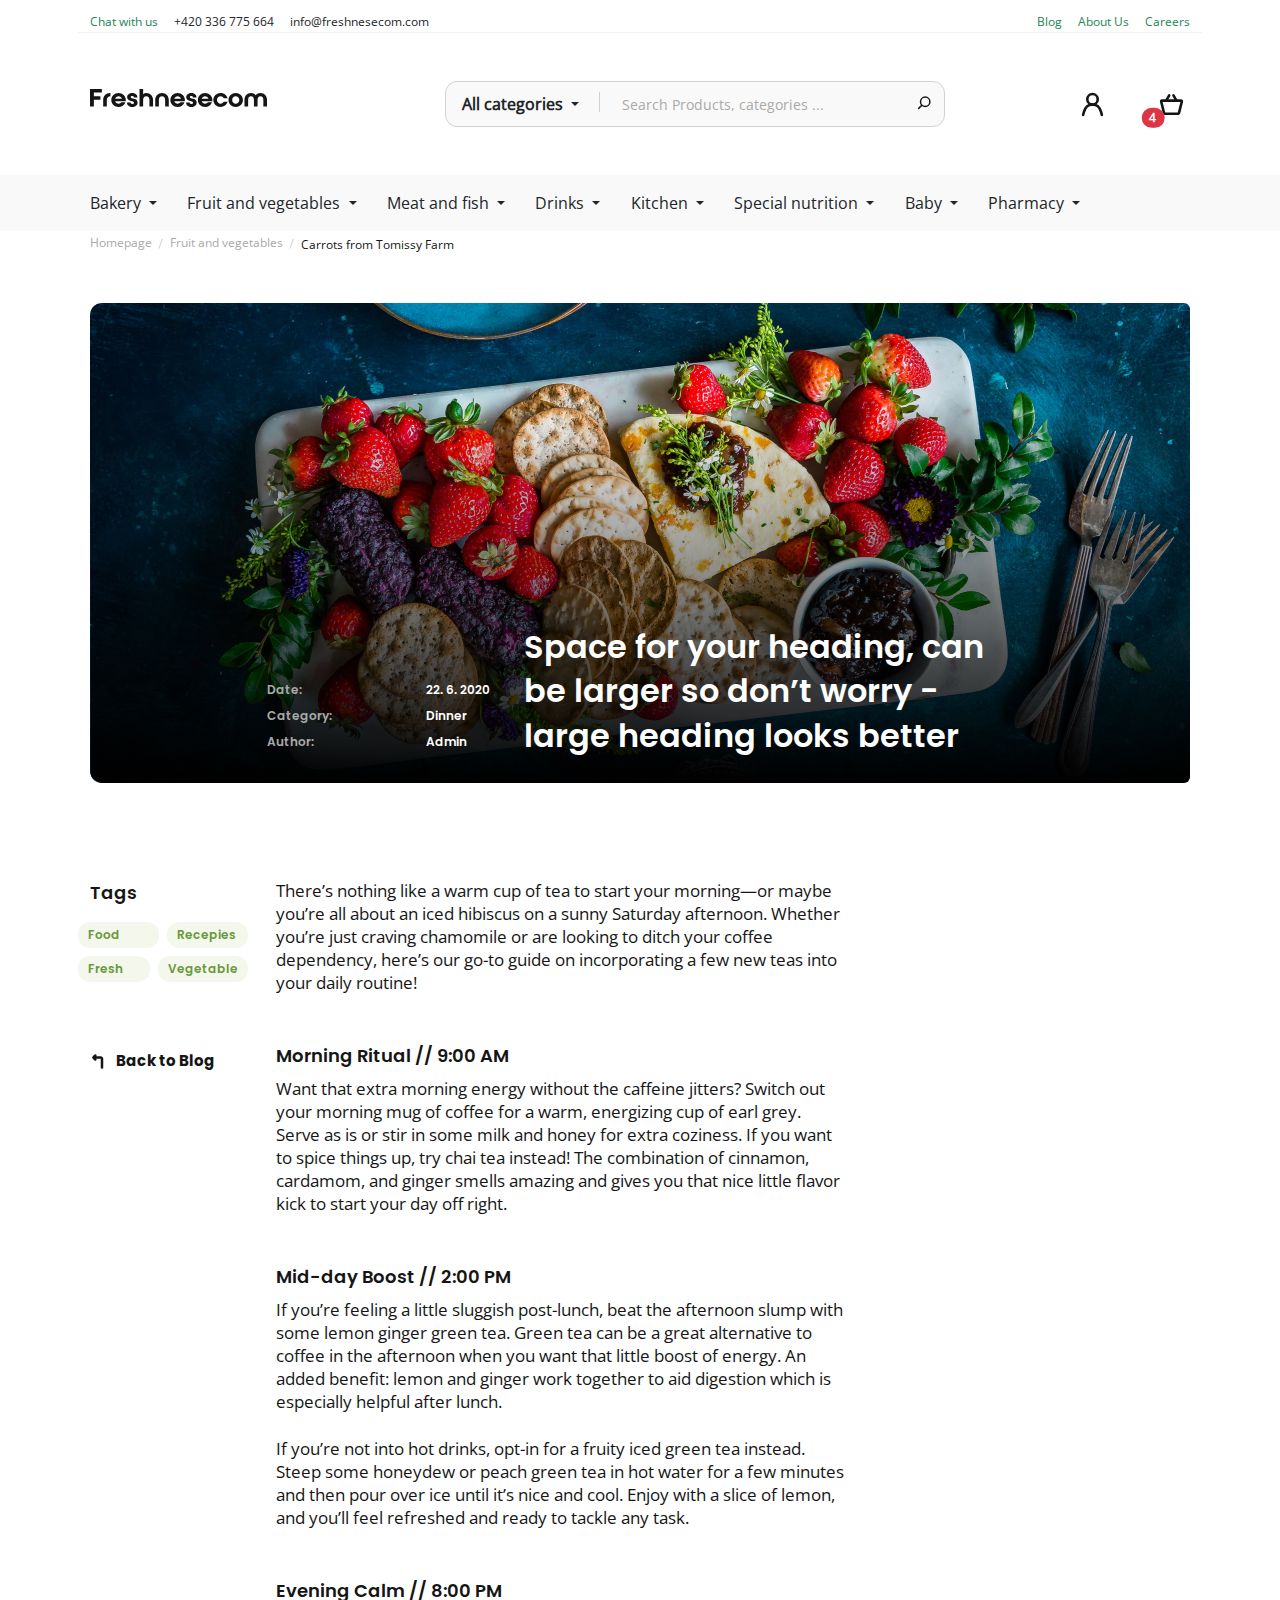
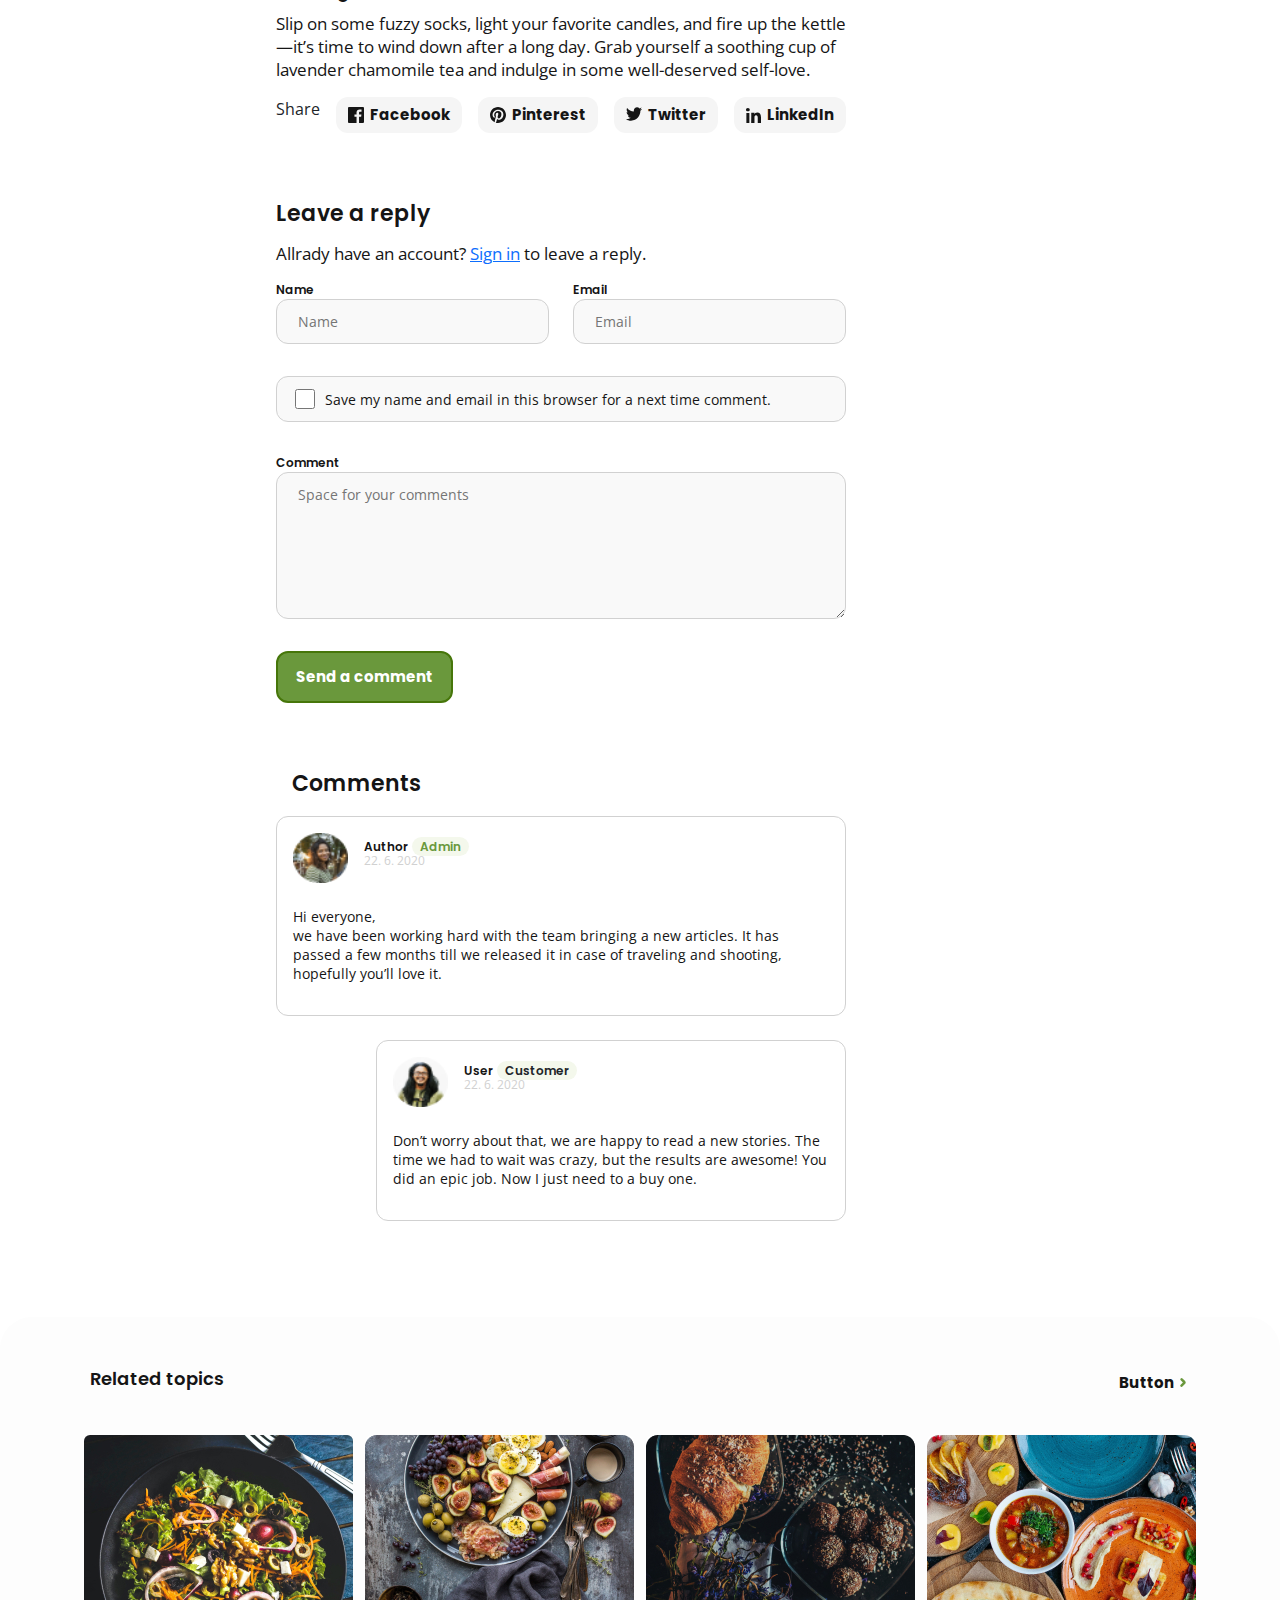
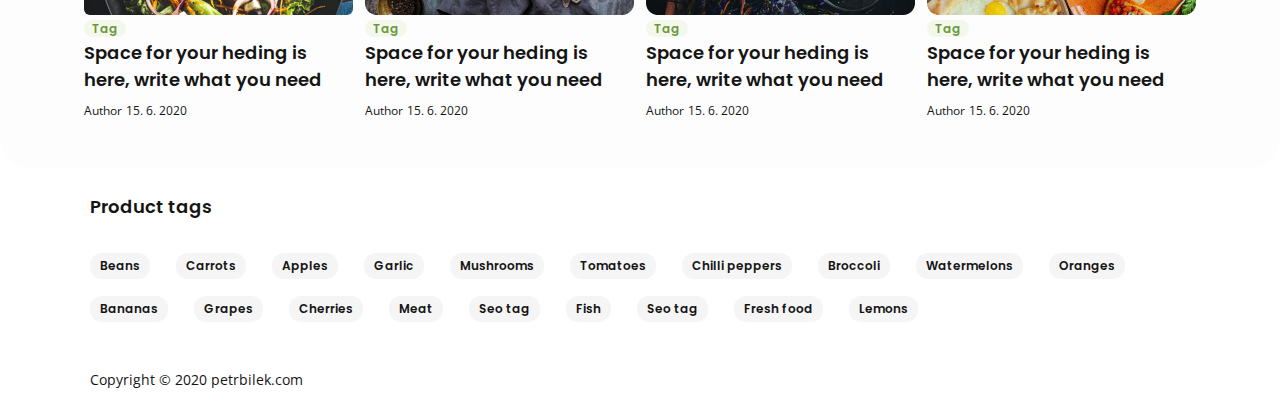
<file: description.html>
<!DOCTYPE html>
<html lang="en">

<head>
  <meta charset="UTF-8" />
  <meta http-equiv="X-UA-Compatible" content="IE=edge" />
  <meta name="viewport" content="width=device-width, initial-scale=1.0" />
  <link rel="stylesheet" href="./lib/slick-1.8.1/slick/slick.css" />
  <link rel="stylesheet" href="./lib/slick-1.8.1/slick/slick-theme.css" />
  <link rel="stylesheet" href="./css/bootstrap.css" />
  <link rel="stylesheet" href="./css/main.css" />
  <title>Description</title>
</head>

<body>
  <!-- Header -->
  <header>
    <div class="header__hight">
      <div class="container">
        <div class="header__top row justify-content-between pt-2">
          <div class="top__left col-12 col-md-9 col-lg-5">
            <ul class="left-list list-unstyled d-flex justify-content-center justify-content-lg-start flex-wrap">
              <li class="left__item me-3">
                <a class="left__link text-decoration-none text-success" href="#">
                  Chat with us
                </a>
              </li>

              <li class="left__item me-3">
                <a class="left__link text-decoration-none text-dark" href="tel:+420336775664">
                  +420 336 775 664
                </a>
              </li>

              <li class="left__item">
                <a class="left__link text-decoration-none text-dark" href="mailto:info@freshnesecom.com">
                  info@freshnesecom.com
                </a>
              </li>
            </ul>
          </div>

          <div class="top__right col-12 col-md-3 col-lg-3">
            <ul class="right-list list-unstyled d-flex justify-content-center justify-content-lg-end">
              <li class="right__item me-3">
                <a class="right__link text-decoration-none text-success" href="#">
                  Blog
                </a>
              </li>

              <li class="right__item me-3">
                <a class="right__link text-decoration-none text-success" href="#">
                  About Us
                </a>
              </li>

              <li class="right__item">
                <a class="right__link text-decoration-none text-success" href="#">
                  Careers
                </a>
              </li>
            </ul>
          </div>
        </div>

        <div class="header__middle row align-items-center mt-3 mb-3 mb-lg-5 mt-lg-5 justify-content-between">
          <a class="col-12 col-md-3 text-center text-md-start mb-3 mb-md-3 me-md-3" href="./index.html">
            <img src="./images/logo.svg" alt="site logo" />
          </a>

          <form class="col-12 col-sm-2 d-flex home-form align-items-center position-relative"
            action="https://echo.htmlacademy.ru/courses" method="POST" autocomplete="off">
            <div class="navbar-item dropdown">
              <a class="nav-link fw-bold dropdown-toggle" href="#" id="navbarDropdown" role="button"
                data-bs-toggle="dropdown" aria-expanded="false">
                All categories
              </a>
              <ul class="dropdown-menu" aria-labelledby="navbarDropdown">
                <li><a class="dropdown-item" href="./index.html">Home Page</a></li>
                <li><a class="dropdown-item" href="./list.html">List</a></li>
                <li><a class="dropdown-item" href="./grid.html">Grid</a></li>
                <li><a class="dropdown-item" href="./description.html">Description</a></li>
                <li><a class="dropdown-item" href="./checkout.html">Checkout</a></li>
                <li><a class="dropdown-item" href="./blog.html">Blog</a></li>
                <li><hr class="dropdown-divider" /></li>
                <li>
                  <a class="dropdown-item" href="./detali.html">Detail</a>
                </li>
              </ul>
            </div>

            <input class="form__input w-75 pe-4" type="search" name="your_search"
              placeholder="Search Products, categories ..." />
          </form>

          <div class="icon__wrap col-12 col-lg-2 d-flex justify-content-center justify-content-xl-end mt-3 mt-lg-0">
            <a class="icon__link me-5" href="#">
              <img src="./images/man.svg" alt="man" width="25" height="25" />
            </a>

            <button class="icon__btn position-relative">
              <img src="./images/wood.svg" alt="wood" width="25" height="25" />
              <span class="position-absolute top-100 start-0 translate-middle badge rounded-pill bg-danger">
                4
                <span class="visually-hidden">unread messages</span>
              </span>
            </button>

            <nav class="addition bg-white position-fixed top-0 bottom-0">
              <div class="container">
                <div class="addition__top pb-3">
                  <div class="addition__top d-flex justify-content-between align-items-center mt-4 mb-4">
                    <h3 class="h3 shop__title align-self-center">
                      Shopping cart
                    </h3>

                    <button class="addition__btn mb-1">Close</button>
                  </div>

                  <div class="product row">
                    <div class="col-4">
                      <img class="product__img img-fluid" src="./images/food.jpg" alt="product" />
                    </div>

                    <div class="col">
                      <span class="product__title"> Product title </span>
                      <div class="row">
                        <div class="col-4">
                          <span class="mini__title"> Farm: </span>
                        </div>
                        <div class="col">
                          <span class="mini__text ms-1">
                            Tharamis Farm:
                          </span>
                        </div>
                      </div>

                      <div class="row">
                        <div class="col-4">
                          <span class="mini__title"> Freshness: </span>
                        </div>
                        <div class="col">
                          <span class="mini__text ms-1"> 1 day old </span>
                        </div>
                      </div>
                    </div>
                  </div>

                  <div class="row mt-2">
                    <div class="col-4">
                      <span class="extra__title"> Wishlist </span>
                    </div>
                    <div class="col d-flex">
                      <img src="./images/stars.svg" alt="stars" />
                    </div>
                  </div>

                  <div class="row mt-2">
                    <div class="col-4">
                      <span class="extra__title extra__title--one">
                        Compare
                      </span>
                    </div>
                    <div class="col d-flex">
                      <span class="text-success fw-bold"> 36.99 USD </span>
                    </div>
                  </div>

                  <div class="row mt-1">
                    <div class="col-4">
                      <span class="extra__title extra__title--two">
                        Remove
                      </span>
                    </div>
                    <div class="col d-flex">
                      <span class="grey-text fw-bold"> 48.56 USD </span>
                    </div>

                    <div class="col-4">
                      <div class="result d-flex align-items-center">
                        <span class="result__title"> 1 pcs </span>
                        <div class="nav-item dropdown">
                          <a class="nav-link dropdown-toggle product__drop" href="#" id="navbarDropdown" role="button"
                            data-bs-toggle="dropdown" aria-expanded="false">
                            Pcs
                          </a>
                          <ul class="dropdown-menu list-unstyled" aria-labelledby="navbarDropdown">
                            <li>
                              <a class="dropdown-item" href="#">Action</a>
                            </li>
                            <li>
                              <a class="dropdown-item" href="#">Another action</a>
                            </li>
                            <li>
                              <hr class="dropdown-divider" />
                            </li>
                            <li>
                              <a class="dropdown-item" href="#">Something else here</a>
                            </li>
                          </ul>
                        </div>
                      </div>
                    </div>
                  </div>
                </div>

                <div class="addition__down pt-3">
                  <div class="product row">
                    <div class="col-4">
                      <img class="product__img img-fluid" src="./images/food.jpg" alt="product" />
                    </div>

                    <div class="col">
                      <span class="product__title"> Product title </span>
                      <div class="row">
                        <div class="col-4">
                          <span class="mini__title"> Farm: </span>
                        </div>
                        <div class="col">
                          <span class="mini__text ms-1">
                            Tharamis Farm:
                          </span>
                        </div>
                      </div>

                      <div class="row">
                        <div class="col-4">
                          <span class="mini__title"> Freshness: </span>
                        </div>
                        <div class="col">
                          <span class="mini__text ms-1"> 1 day old </span>
                        </div>
                      </div>
                    </div>
                  </div>

                  <div class="row mt-2">
                    <div class="col-4">
                      <span class="extra__title"> Wishlist </span>
                    </div>
                    <div class="col d-flex">
                      <img src="./images/stars.svg" alt="stars" />
                    </div>
                  </div>

                  <div class="row mt-2">
                    <div class="col-4">
                      <span class="extra__title extra__title--one">
                        Compare
                      </span>
                    </div>
                    <div class="col d-flex">
                      <span class="text-success fw-bold"> 36.99 USD </span>
                    </div>
                  </div>

                  <div class="row mt-1">
                    <div class="col-4">
                      <span class="extra__title extra__title--two">
                        Remove
                      </span>
                    </div>
                    <div class="col d-flex">
                      <span class="grey-text fw-bold"> 48.56 USD </span>
                    </div>

                    <div class="col-4">
                      <div class="result d-flex align-items-center">
                        <span class="result__title"> 1 pcs </span>
                        <div class="nav-item dropdown">
                          <a class="nav-link dropdown-toggle product__drop" href="#" id="navbarDropdown" role="button"
                            data-bs-toggle="dropdown" aria-expanded="false">
                            Pcs
                          </a>
                          <ul class="dropdown-menu list-unstyled" aria-labelledby="navbarDropdown">
                            <li>
                              <a class="dropdown-item" href="#">Action</a>
                            </li>
                            <li>
                              <a class="dropdown-item" href="#">Another action</a>
                            </li>
                            <li>
                              <hr class="dropdown-divider" />
                            </li>
                            <li>
                              <a class="dropdown-item" href="#">Something else here</a>
                            </li>
                          </ul>
                        </div>
                      </div>
                    </div>
                  </div>
                </div>

                <div class="addition__bottom">
                  <div class="row prise__small pb-3">
                    <span class="col-12"> Subtotal </span>
                    <span class="col prise__big"> 73.98 USD </span>
                  </div>
                  <div class="d-flex justify-content-between align-items-center pt-3 pb-3">
                    <span class="down__title"> Continue shopping </span>

                    <button type="button last__button" class="btn btn-success">
                      Go to Checkout
                    </button>
                  </div>
                </div>

                <div class="addition__bot pt-3">
                  <div class="row prise__small pb-3">
                    <span class="col-12"> Subtotal </span>
                    <span class="col prise__big"> 73.98 USD </span>
                  </div>
                  <div class="d-flex justify-content-between align-items-center pt-3 pb-3">
                    <span class="down__title"> Continue shopping </span>

                    <button type="button last__button" class="btn btn-success">
                      Go to Checkout
                    </button>
                  </div>
                </div>

                <div class="addition__bot pt-3">
                  <div class="row prise__small pb-3">
                    <span class="col-12"> Subtotal </span>
                    <span class="col prise__big"> 73.98 USD </span>
                  </div>
                  <div class="d-flex justify-content-between align-items-center pt-3 pb-3">
                    <span class="down__title"> Continue shopping </span>

                    <button type="button last__button" class="btn btn-success">
                      Go to Checkout
                    </button>
                  </div>
                </div>
              </div>
            </nav>
          </div>
        </div>
      </div>
    </div>

    <nav class="down__list mt-4 mt-sm-0">
      <div class="container">
        <div class="row">
          <div class="col-12 col-lg-11">
            <ul class="nav__list down__list list-unstyled d-flex justify-content-between flex-wrap pt-3 pb-3">
              <li class="nav-item me3 dropdown me-3 mb-2 mb-xl-0">
                <a class="nav-link dropdown-toggle" href="#" id="navbarDropdown" role="button" data-bs-toggle="dropdown"
                  aria-expanded="false">
                  Bakery
                </a>
                <ul class="dropdown-menu" aria-labelledby="navbarDropdown">
                  <li><a class="dropdown-item" href="#">Action</a></li>
                  <li>
                    <a class="dropdown-item" href="#">Another action</a>
                  </li>
                  <li>
                    <hr class="dropdown-divider" />
                  </li>
                  <li>
                    <a class="dropdown-item" href="#">Something else here</a>
                  </li>
                </ul>
              </li>

              <li class="nav-item dropdown me-3 mb-2 mb-xl-0">
                <a class="nav-link dropdown-toggle" href="#" id="navbarDropdown" role="button" data-bs-toggle="dropdown"
                  aria-expanded="false">
                  Fruit and vegetables
                </a>
                <ul class="dropdown-menu" aria-labelledby="navbarDropdown">
                  <li><a class="dropdown-item" href="#">Action</a></li>
                  <li>
                    <a class="dropdown-item" href="#">Another action</a>
                  </li>
                  <li>
                    <hr class="dropdown-divider" />
                  </li>
                  <li>
                    <a class="dropdown-item" href="#">Something else here</a>
                  </li>
                </ul>
              </li>

              <li class="nav-item dropdown me-3 mb-2 mb-xl-0">
                <a class="nav-link dropdown-toggle" href="#" id="navbarDropdown" role="button" data-bs-toggle="dropdown"
                  aria-expanded="false">
                  Meat and fish
                </a>
                <ul class="dropdown-menu" aria-labelledby="navbarDropdown">
                  <li><a class="dropdown-item" href="#">Action</a></li>
                  <li>
                    <a class="dropdown-item" href="#">Another action</a>
                  </li>
                  <li>
                    <hr class="dropdown-divider" />
                  </li>
                  <li>
                    <a class="dropdown-item" href="#">Something else here</a>
                  </li>
                </ul>
              </li>

              <li class="nav-item dropdown me-3 mb-2 mb-xl-0">
                <a class="nav-link dropdown-toggle" href="#" id="navbarDropdown" role="button" data-bs-toggle="dropdown"
                  aria-expanded="false">
                  Drinks
                </a>
                <ul class="dropdown-menu" aria-labelledby="navbarDropdown">
                  <li><a class="dropdown-item" href="#">Action</a></li>
                  <li>
                    <a class="dropdown-item" href="#">Another action</a>
                  </li>
                  <li>
                    <hr class="dropdown-divider" />
                  </li>
                  <li>
                    <a class="dropdown-item" href="#">Something else here</a>
                  </li>
                </ul>
              </li>

              <li class="nav-item dropdown me-3 mb-2 mb-xl-0">
                <a class="nav-link dropdown-toggle" href="#" id="navbarDropdown" role="button" data-bs-toggle="dropdown"
                  aria-expanded="false">
                  Kitchen
                </a>
                <ul class="dropdown-menu" aria-labelledby="navbarDropdown">
                  <li><a class="dropdown-item" href="#">Action</a></li>
                  <li>
                    <a class="dropdown-item" href="#">Another action</a>
                  </li>
                  <li>
                    <hr class="dropdown-divider" />
                  </li>
                  <li>
                    <a class="dropdown-item" href="#">Something else here</a>
                  </li>
                </ul>
              </li>

              <li class="nav-item dropdown me-3 mb-2 mb-xl-0">
                <a class="nav-link dropdown-toggle" href="#" id="navbarDropdown" role="button" data-bs-toggle="dropdown"
                  aria-expanded="false">
                  Special nutrition
                </a>
                <ul class="dropdown-menu" aria-labelledby="navbarDropdown">
                  <li><a class="dropdown-item" href="#">Action</a></li>
                  <li>
                    <a class="dropdown-item" href="#">Another action</a>
                  </li>
                  <li>
                    <hr class="dropdown-divider" />
                  </li>
                  <li>
                    <a class="dropdown-item" href="#">Something else here</a>
                  </li>
                </ul>
              </li>

              <li class="nav-item dropdown me-3 mb-2 mb-xl-0">
                <a class="nav-link dropdown-toggle" href="#" id="navbarDropdown" role="button" data-bs-toggle="dropdown"
                  aria-expanded="false">
                  Baby
                </a>
                <ul class="dropdown-menu" aria-labelledby="navbarDropdown">
                  <li><a class="dropdown-item" href="#">Action</a></li>
                  <li>
                    <a class="dropdown-item" href="#">Another action</a>
                  </li>
                  <li>
                    <hr class="dropdown-divider" />
                  </li>
                  <li>
                    <a class="dropdown-item" href="#">Something else here</a>
                  </li>
                </ul>
              </li>

              <li class="nav-item dropdown me-3 mb-2 mb-xl-0">
                <a class="nav-link dropdown-toggle" href="#" id="navbarDropdown" role="button" data-bs-toggle="dropdown"
                  aria-expanded="false">
                  Pharmacy
                </a>
                <ul class="dropdown-menu" aria-labelledby="navbarDropdown">
                  <li><a class="dropdown-item" href="#">Action</a></li>
                  <li>
                    <a class="dropdown-item" href="#">Another action</a>
                  </li>
                  <li>
                    <hr class="dropdown-divider" />
                  </li>
                  <li>
                    <a class="dropdown-item" href="#">Something else here</a>
                  </li>
                </ul>
              </li>
            </ul>
          </div>
        </div>
      </div>
    </nav>
    <div class="container">
      <ul class="last__list list-unstyled d-flex flex-wrap">
        <li class="last__item last__item--one">
          <a class="last__link" href="./index.html">
            Homepage
          </a>
        </li>
        <li class="last__item last__item--one">
          <a class="last__link " href="./index.html">
            Fruit and vegetables
          </a>
        </li>
        <li class="last__item ">
          <a class="last__link last__link--active" href="./index.html last__link--active">
            Carrots from Tomissy Farm
          </a>
        </li>
      </ul>
    </div>
  </header>
  <!-- site Main -->
  <main class="site-main">
    <section>
       <div class="container">
          <div class="my-5 d-flex align-items-end pb-4 rounded p-title-p-second-hero">
             <div
                class="row mx-auto d-flex align-items-lg-end flex-lg-row flex-column-reverse align-items-center p-title-p-second-hero-data-box-and-title">
                <div class="col col-lg-4 p-title-p-second-hero-data-box">
                   <div class="row">
                      <div class="col d-flex justify-content-center  p-title-p-second-hero-data-box-data-box">
                         <div class="d-flex flex-column">
                            <span class="mb-2 p-title-p-second-hero-data-box-data-word">Date:</span>
                            <span class="mb-2 p-title-p-second-hero-data-box-data-word">Category:</span>
                            <span class="mb-2 p-title-p-second-hero-data-box-data-word">Author:</span>
                         </div>
                      </div>
                      <div
                         class="col d-flex justify-content-center                           p-title-p-second-hero-data-box-data-box">
                         <div class="d-flex flex-column">
                            <time class="mb-2 p-title-p-second-hero-data-box-data" datetime="2020-06-22 
                               00:00">22. 6. 2020</time>
                            <span class="mb-2 p-title-p-second-hero-data-box-data">Dinner</span>
                            <time class="mb-2 p-title-p-second-hero-data-box-data">Admin</time>
                         </div>
                      </div>
                   </div>

                   <div>

                   </div>
                </div>
                <h1 class="col-8 mb-3 m-lg-0 p-title-p-second-hero-title">Space for your heading, can be larger so
                   don’t worry - large heading looks better</h1>
             </div>
          </div>
       </div>
    </section>
    <section>
       <div class="container">
          <div class="row py-lg-5 pt-0 flex-column flex-lg-row p-title-p-second-intro">
             <div class="col col-lg-4 pb-5 pb-lg-0 d-flex flex-column align-items-center flex-lg-row align-items-lg-start d-lg-block me-3 p-title-p-second-intro-left-box">
                <strong class="mb-4 p-title-p-second-intro-left-box-title">
                   Tags
                </strong>
                <div class="row mt-3 p-title-p-second-intro-left-box-link-box">
                   <a class="col mb-2 me-2 text-decoration-none p-title-p-second-intro-left-box-links" href="#">
                      Food
                   </a>
                   <a class="col mb-2 text-decoration-none p-title-p-second-intro-left-box-links" href="#">
                      Recepies
                   </a>
                   <a class="col mb-2 me-2 text-decoration-none p-title-p-second-intro-left-box-links" href="#">
                      Fresh
                   </a>
                   <a class="col mb-2 text-decoration-none p-title-p-second-intro-left-box-links" href="#">
                      Vegetable
                   </a>
                </div>
                <a class="p-title-p-second-intro-left-box-back-link" href="#">Back to Blog</a>
             </div>
             <div class="col p-title-p-second-intro-right-box">
                <div class="p-title-p-second-intro-right-box-texts-box">
                   <p class="mb-5 p-title-p-second-intro-right-box-texts">
                      There’s nothing like a warm cup of tea to start your morning—or maybe you’re all about an iced
                      hibiscus on a sunny Saturday afternoon. Whether you’re just craving chamomile or are looking to
                      ditch your coffee dependency, here’s our go-to guide on incorporating a few new teas into your
                      daily routine!
                   </p>
                   <time class="p-title-p-second-intro-right-box-texts-time" datetime="2000-01-01 09:00">Morning
                      Ritual // 9:00 AM
                   </time>
                   <p class="mb-5 mt-2 p-title-p-second-intro-right-box-texts">
                      Want that extra morning energy without the caffeine jitters? Switch out your morning mug of
                      coffee for a warm, energizing cup of earl grey. Serve as is or stir in some milk and honey for
                      extra coziness. If you want to spice things up, try chai tea instead! The combination of
                      cinnamon, cardamom, and ginger smells amazing and gives you that nice little flavor kick to
                      start your day off right.
                   </p>
                   <time class="p-title-p-second-intro-right-box-texts-time" datetime="2000-01-01 02:00">Mid-day Boost
                      // 2:00 PM
                   </time>
                   <p class="mb-4 mt-2 p-title-p-second-intro-right-box-texts">
                      If you’re feeling a little sluggish post-lunch, beat the afternoon slump with some lemon ginger
                      green tea. Green tea can be a great alternative to coffee in the afternoon when you want that
                      little boost of energy. An added benefit: lemon and ginger work together to aid digestion which
                      is especially helpful after lunch.
                   </p>
                   <p class="mb-5 p-title-p-second-intro-right-box-texts">
                      If you’re not into hot drinks, opt-in for a fruity iced green tea instead. Steep some honeydew
                      or peach green tea in hot water for a few minutes and then pour over ice until it’s nice and
                      cool. Enjoy with a slice of lemon, and you’ll feel refreshed and ready to tackle any task.
                   </p>
                   <time class="p-title-p-second-intro-right-box-texts-time" datetime="2000-01-01 08:00">Evening Calm
                      // 8:00 PM
                   </time>
                   <p class="mt-2 p-title-p-second-intro-right-box-texts">
                      Slip on some fuzzy socks, light your favorite candles, and fire up the kettle—it’s time to wind
                      down after a long day. Grab yourself a soothing cup of lavender chamomile tea and indulge in
                      some well-deserved self-love.
                   </p>
                </div>
                <div class="p-title-p-second-intro-right-box-links-box">
                   <span class="mb-3">Share</span>
                   <a class="mb-3 p-title-p-second-intro-right-box-links f" href="#" target="_blank">Facebook</a>
                   <a class="mb-3 p-title-p-second-intro-right-box-links p" href="#" target="_blank">Pinterest</a>
                   <a class="mb-3 p-title-p-second-intro-right-box-links t" href="#" target="_blank">Twitter</a>
                   <a class="mb-3 p-title-p-second-intro-right-box-links l" href="#" target="_blank">LinkedIn</a>
                </div>
                <div class="py-5 p-title-p-second-intro-right-box-input-part">
                   <h3 class="p-title-p-second-intro-right-box-input-part-title">
                      Leave a reply
                   </h3>
                   <p class="p-title-p-second-intro-right-box-input-part-text">Allrady have an account? <a
                         href="#">Sign in</a> to leave a reply.</p>
                   <form class="p-title-p-second-intro-right-box-input-part-form"
                      action="https://echo.htmlacademy.ru/courses" method="post" autocomplete="off">
                      <div class="row">
                         <label class="col d-flex flex-column">
                            Name
                            <input class="p-title-p-second-intro-right-box-input-part-input" type="text"
                               name="user-name" minlength="2" maxlength="100" placeholder="Name" required>
                         </label>
                         <label class="col d-flex flex-column">
                            Email
                            <input class="p-title-p-second-intro-right-box-input-part-input" type="email"
                               name="user-email" placeholder="Email" required>
                         </label>
                      </div>
                      <label class="p-title-p-second-intro-right-box-input-part-checkbox">
                         <input class="p-title-p-second-intro-right-box-input-part-check" aria-hidden="true"
                            type="checkbox">
                         Save my name and email in this browser for a next time comment.
                      </label>
                      <label class="d-flex flex-column">
                         Comment
                         <textarea class="p-title-p-second-intro-right-box-input-part-comment" name="user-comment"
                            placeholder="Space for your comments" aria-label="Space for your comments"
                            rows="7"></textarea>
                      </label>
                      <button class="p-title-p-second-intro-right-box-input-part-button" type="submit">Send a
                         comment</button>
                   </form>
                </div>
                <div class="pb-5 p-title-p-second-intro-right-box-comment-part">
                   <h3 class="p-title-p-second-intro-right-box-comment-part-title">
                      Comments
                   </h3>
                   <div class="p-title-p-second-intro-right-box-comment-part-comments">
                      <div class="p-title-p-second-intro-right-box-comment-part-comments-topbox">
                         <img class="me-3" src="./images/girl.png" width="55" height="50" alt="author girls picture">
                         <div>
                            <div class="p-title-p-second-intro-right-box-comment-part-comments-info">
                               <span
                                  class="p-title-p-second-intro-right-box-comment-part-comments-info-name">Author</span>
                               <span
                                  class="p-title-p-second-intro-right-box-comment-part-comments-info-profecion">Admin</span>
                            </div>
                            <time class="p-title-p-second-intro-right-box-comment-part-comments-info-time"
                               datetime="2020-02-22">22. 6. 2020</time>
                         </div>
                      </div>
                      <p class="p-title-p-second-intro-right-box-comment-part-comments-text">
                         Hi everyone,<br>
                         we have been working hard with the team bringing a new articles. It has passed a few months
                         till we released it in case of traveling and shooting, hopefully you’ll love it.
                      </p>
                   </div>
                   <div class="p-title-p-second-intro-right-box-comment-part-comments-2">
                      <div class="p-title-p-second-intro-right-box-comment-part-comments-topbox">
                         <img class="me-3" src="./images/urot.png" width="55" height="50" alt="author girls picture">
                         <div>
                            <div class="p-title-p-second-intro-right-box-comment-part-comments-info">
                               <span
                                  class="p-title-p-second-intro-right-box-comment-part-comments-info-name">User</span>
                               <span
                                  class="text-dark p-title-p-second-intro-right-box-comment-part-comments-info-profecion">Customer</span>
                            </div>
                            <time class="p-title-p-second-intro-right-box-comment-part-comments-info-time"
                               datetime="2020-02-22">22. 6. 2020</time>
                         </div>
                      </div>
                      <p class="p-title-p-second-intro-right-box-comment-part-comments-text">
                         Don’t worry about that, we are happy to read a new stories. The time we had to wait was crazy, but the results are awesome! You did an epic job. Now I just need to a buy one.
                      </p>
                   </div>
                </div>
             </div>
          </div>
       </div>
    </section>
    <section class="p-title-p-second-last-part">
       <div class="container">
          <div class="p-title-p-second-last-part-intro">
             <div class="p-title-p-second-last-part-title-and-button">
                <h4 class="p-title-p-second-last-part-intro-left-word">
                   Related topics
                </h4>
                <a class="p-title-p-second-last-part-intro-right-button" href="#">
                   Button
                </a>
             </div>
             <ul class="row d-flex flex-column flex-md-row p-title-p-second-last-part-intro-list">
                <li class="col col-xl-3 col-md-6 mb-5 mb-xl-0 d-flex justify-content-center">
                   <a class="text-decoration-none p-title-p-right-box-items-link" href="#">
                      <img class="p-title-p-right-box-img rounded" src="./images/sabzavot-lagmon.jpg"
                         alt="apelsin img">
                      <div class="p-title-p-right-box-links-box">
                         <span class="p-title-p-right-box-links-box-boxcha">Tag</span>
                         <h3 class="mb-1 p-title-p-right-box-links-box-text">Space for your heding is here, write
                            what you need
                         </h3>
                         <div>
                            <span class="p-title-p-right-box-links-author">Author</span>
                            <time class="p-title-p-right-box-links-time" datetime="2020-06-15 00:00">15. 6.
                               2020</time>
                         </div>
                      </div>
                   </a>
                </li>
                <li class="col col-xl-3 col-md-6 mb-5 mb-xl-0 d-flex justify-content-center">
                   <a class="text-decoration-none p-title-p-right-box-items-link" href="#">
                      <img class="p-title-p-right-box-img rounded" src="./images/much-vegetables.jpg" alt="apelsin img">
                      <div class="p-title-p-right-box-links-box">
                         <span class="p-title-p-right-box-links-box-boxcha">Tag</span>
                         <h3 class="mb-1 p-title-p-right-box-links-box-text">Space for your heding is here, write
                            what you need
                         </h3>
                         <div>
                            <span class="p-title-p-right-box-links-author">Author</span>
                            <time class="p-title-p-right-box-links-time" datetime="2020-06-15 00:00">15. 6.
                               2020</time>
                         </div>
                      </div>
                   </a>
                </li>
                <li class="col col-xl-3 col-md-6 mb-5 mb-md-0 d-flex justify-content-center">
                   <a class="text-decoration-none p-title-p-right-box-items-link" href="#">
                      <img class="p-title-p-right-box-img rounded" src="./images/kursasan.jpg" alt="apelsin img">
                      <div class="p-title-p-right-box-links-box">
                         <span class="p-title-p-right-box-links-box-boxcha">Tag</span>
                         <h3 class="mb-1 p-title-p-right-box-links-box-text">Space for your heding is here, write
                            what you need
                         </h3>
                         <div>
                            <span class="p-title-p-right-box-links-author">Author</span>
                            <time class="p-title-p-right-box-links-time" datetime="2020-06-15 00:00">15. 6.
                               2020</time>
                         </div>
                      </div>
                   </a>
                </li>
                <li class="col col-xl-3 col-md-6 d-flex justify-content-center">
                   <a class="text-decoration-none p-title-p-right-box-items-link" href="#">
                      <img class="p-title-p-right-box-img rounded" src="./images/chuchvara.jpg" alt="apelsin img">
                      <div class="p-title-p-right-box-links-box">
                         <span class="p-title-p-right-box-links-box-boxcha">Tag</span>
                         <h3 class="mb-1 p-title-p-right-box-links-box-text">Space for your heding is here, write
                            what you need
                         </h3>
                         <div>
                            <span class="p-title-p-right-box-links-author">Author</span>
                            <time class="p-title-p-right-box-links-time" datetime="2020-06-15 00:00">15. 6.
                               2020</time>
                         </div>
                      </div>
                   </a>
                </li>
             </ul>
          </div>
       </div>
    </section>
 </main>

  <!-- Footer -->
  <footer class="footer pt-4">
    <div class="container">
      <strong class="footer__title">
        Product tags
      </strong>
      <ul class="footer__list list-unstyled d-flex flex-wrap mb-5">
        <li class="footer__item">
          <a class="footer__link" href="#">
            Beans
          </a>
        </li>
        <li class="footer__item">
          <a class="footer__link" href="#">
            Carrots
          </a>
        </li>
        <li class="footer__item">
          <a class="footer__link" href="#">
            Apples
          </a>
        </li>
        <li class="footer__item">
          <a class="footer__link" href="#">
            Garlic
          </a>
        </li>
        <li class="footer__item">
          <a class="footer__link" href="#">
            Mushrooms
          </a>
        </li>
        <li class="footer__item">
          <a class="footer__link" href="#">
            Tomatoes
          </a>
        </li>
        <li class="footer__item">
          <a class="footer__link" href="#">
            Chilli peppers
          </a>
        </li>
        <li class="footer__item">
          <a class="footer__link" href="#">
            Broccoli
          </a>
        </li>
        <li class="footer__item">
          <a class="footer__link" href="#">
            Watermelons
          </a>
        </li>
        <li class="footer__item">
          <a class="footer__link" href="#">
            Oranges
          </a>
        </li>
        <li class="footer__item">
          <a class="footer__link" href="#">
            Bananas
          </a>
        </li>
        <li class="footer__item">
          <a class="footer__link" href="#">
            Grapes
          </a>
        </li>
        <li class="footer__item">
          <a class="footer__link" href="#">
            Cherries
          </a>
        </li>
        <li class="footer__item">
          <a class="footer__link" href="#">
            Meat
          </a>
        </li>
        <li class="footer__item">
          <a class="footer__link" href="#">
            Seo tag
          </a>
        </li>
        <li class="footer__item">
          <a class="footer__link" href="#">
            Fish
          </a>
        </li>
        <li class="footer__item">
          <a class="footer__link" href="#">
            Seo tag
          </a>
        </li>
        <li class="footer__item">
          <a class="footer__link" href="#">
            Fresh food
          </a>
        </li>
        <li class="footer__item">
          <a class="footer__link" href="#">
            Lemons
          </a>
        </li>
      </ul>
      <p class="footer__epic">
        Copyright © 2020 petrbilek.com
      </p>
    </div>
  </footer>

  <script src="./js/bootstrap.bundle.min.js"></script>
  <script src="./js/main.js"></script>
</body>

</html>
</file>
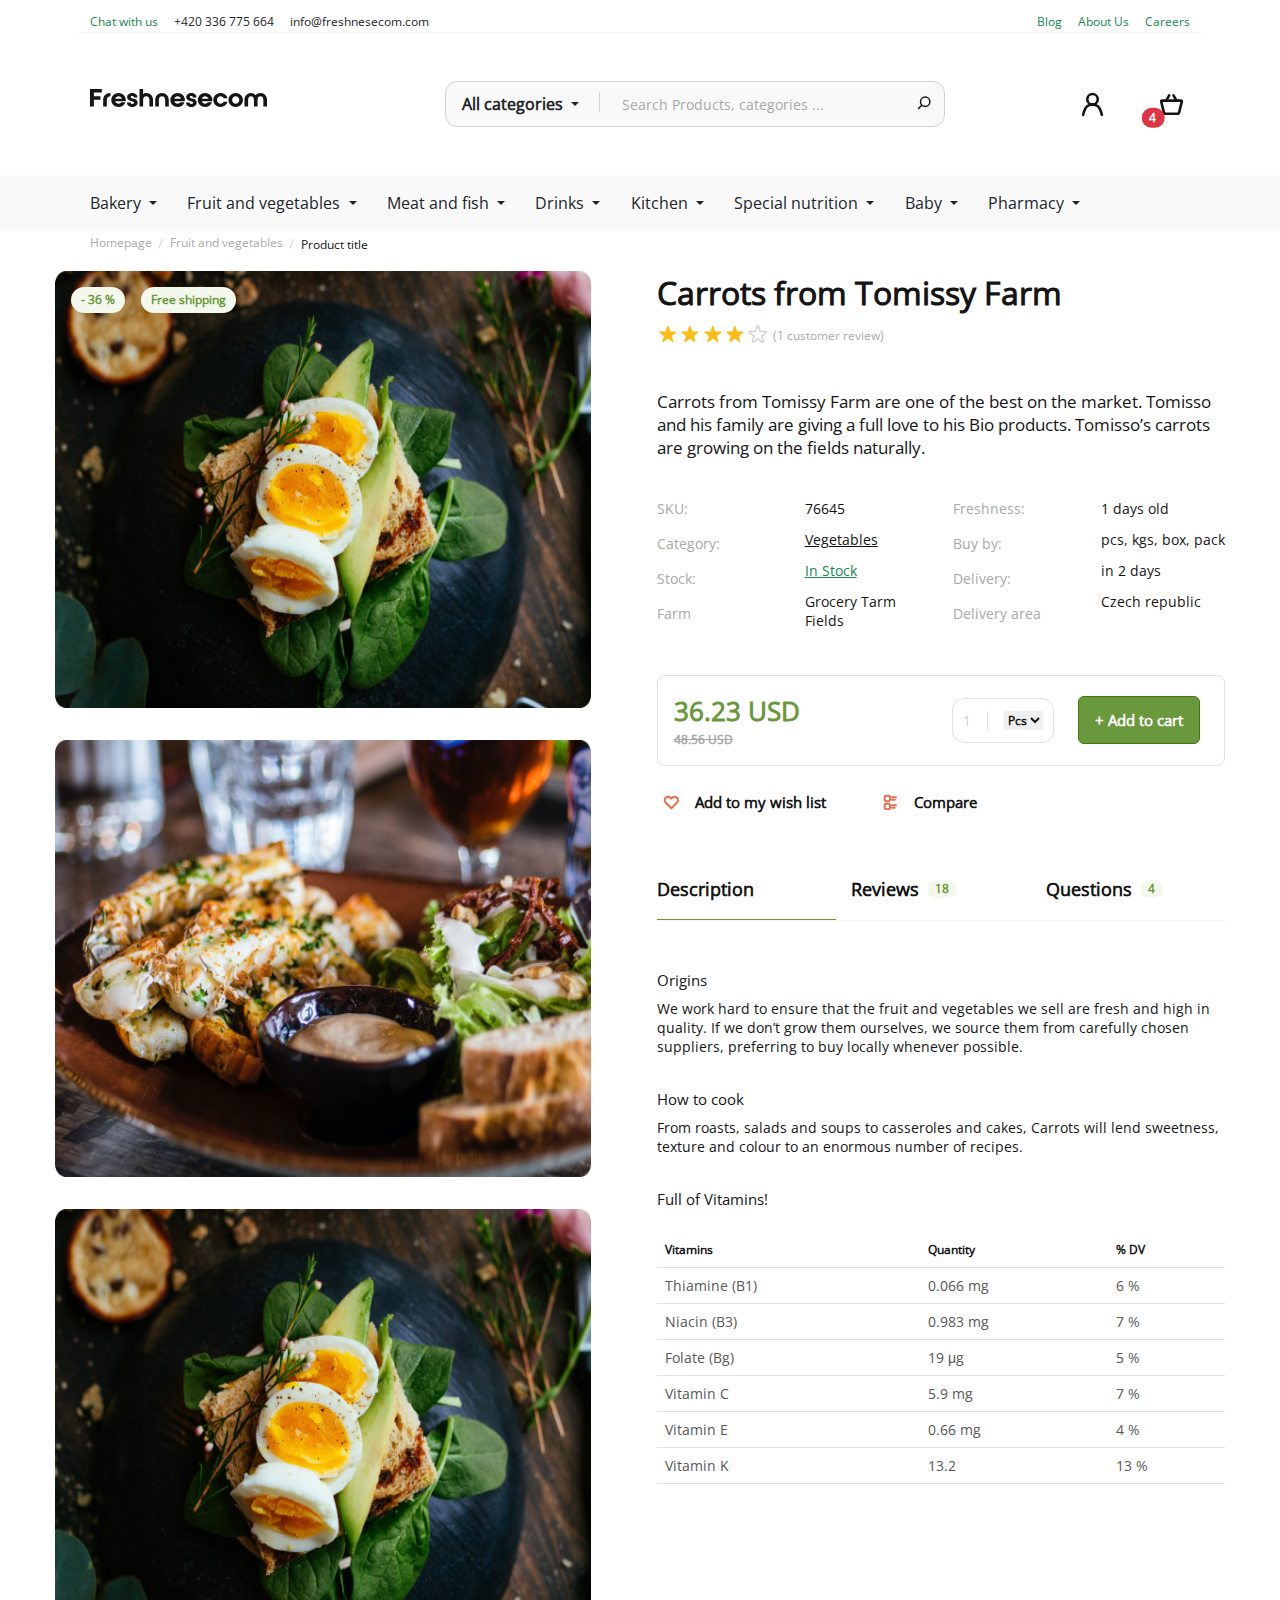
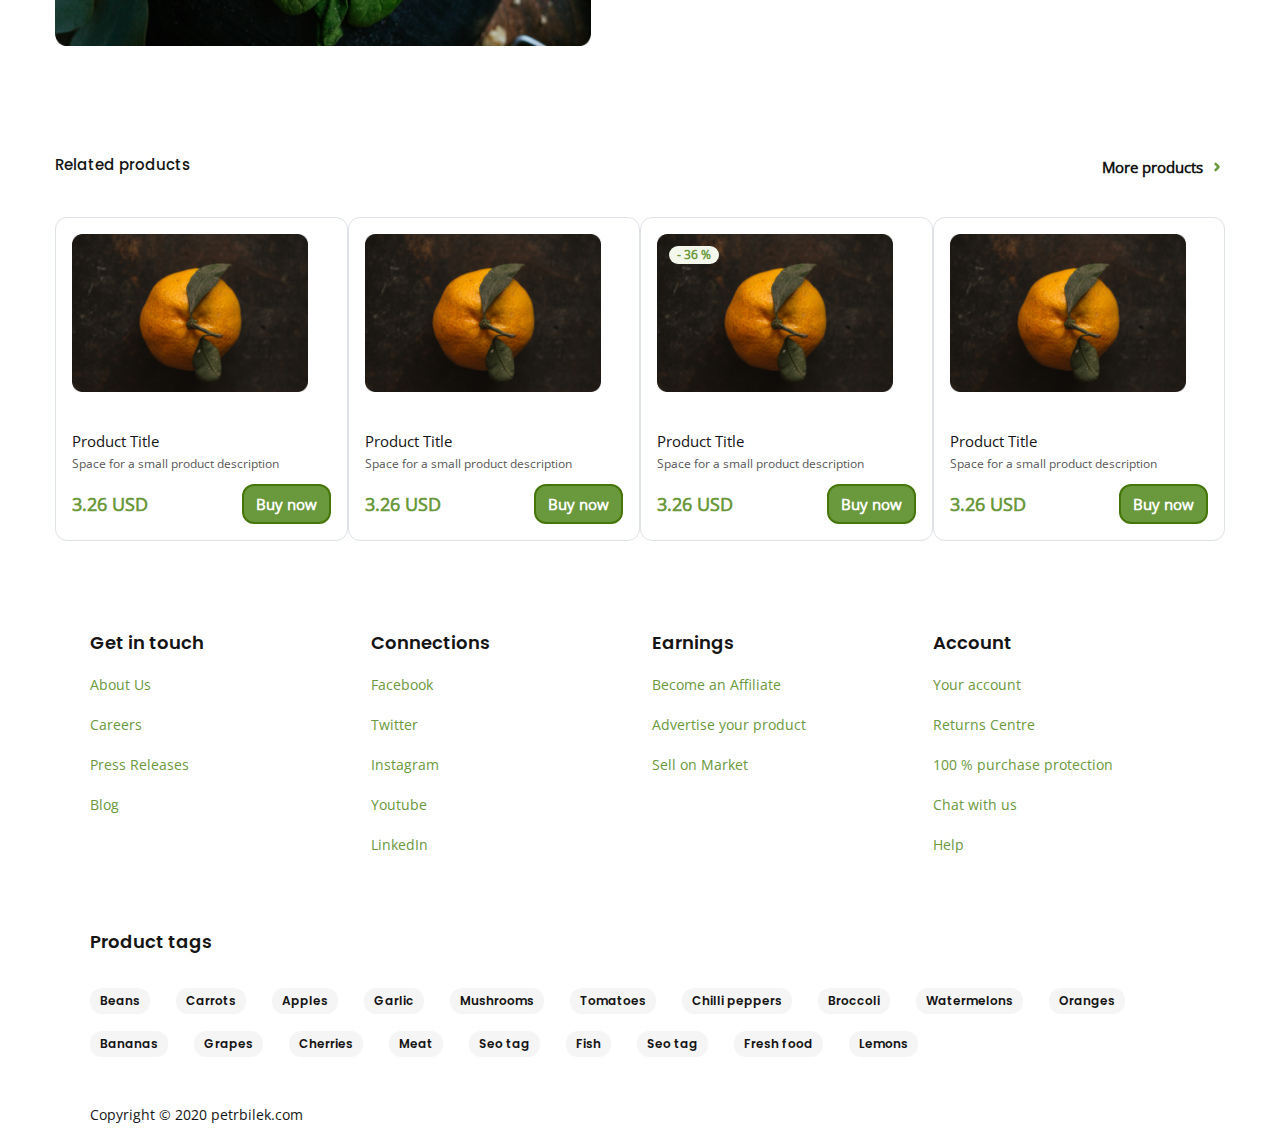
<file: detali.html>
<!DOCTYPE html>
<html lang="en">

<head>
  <meta charset="UTF-8" />
  <meta http-equiv="X-UA-Compatible" content="IE=edge" />
  <meta name="viewport" content="width=device-width, initial-scale=1.0" />
  <link rel="stylesheet" href="./lib/slick-1.8.1/slick/slick.css" />
  <link rel="stylesheet" href="./lib/slick-1.8.1/slick/slick-theme.css" />
  <link rel="stylesheet" href="./css/bootstrap.css" />
  <link rel="stylesheet" href="./css/main.css" />
  <title>Detali</title>
</head>

<body>
  <!-- Header -->
  <header>
    <div class="header__hight">
      <div class="container">
        <div class="header__top row justify-content-between pt-2">
          <div class="top__left col-12 col-md-9 col-lg-5">
            <ul class="left-list list-unstyled d-flex justify-content-center justify-content-lg-start flex-wrap">
              <li class="left__item me-3">
                <a class="left__link text-decoration-none text-success" href="#">
                  Chat with us
                </a>
              </li>

              <li class="left__item me-3">
                <a class="left__link text-decoration-none text-dark" href="tel:+420336775664">
                  +420 336 775 664
                </a>
              </li>

              <li class="left__item">
                <a class="left__link text-decoration-none text-dark" href="mailto:info@freshnesecom.com">
                  info@freshnesecom.com
                </a>
              </li>
            </ul>
          </div>

          <div class="top__right col-12 col-md-3 col-lg-3">
            <ul class="right-list list-unstyled d-flex justify-content-center justify-content-lg-end">
              <li class="right__item me-3">
                <a class="right__link text-decoration-none text-success" href="#">
                  Blog
                </a>
              </li>

              <li class="right__item me-3">
                <a class="right__link text-decoration-none text-success" href="#">
                  About Us
                </a>
              </li>

              <li class="right__item">
                <a class="right__link text-decoration-none text-success" href="#">
                  Careers
                </a>
              </li>
            </ul>
          </div>
        </div>

        <div class="header__middle row align-items-center mt-3 mb-3 mb-lg-5 mt-lg-5 justify-content-between">
          <a class="col-12 col-md-3 text-center text-md-start mb-3 mb-md-3 me-md-3" href="./index.html">
            <img src="./images/logo.svg" alt="site logo" />
          </a>

          <form class="col-12 col-sm-2 d-flex home-form align-items-center position-relative"
            action="https://echo.htmlacademy.ru/courses" method="POST" autocomplete="off">
            <div class="navbar-item dropdown">
              <a class="nav-link fw-bold dropdown-toggle" href="#" id="navbarDropdown" role="button"
                data-bs-toggle="dropdown" aria-expanded="false">
                All categories
              </a>
              <ul class="dropdown-menu" aria-labelledby="navbarDropdown">
                <li><a class="dropdown-item" href="./index.html">Home Page</a></li>
                <li><a class="dropdown-item" href="./list.html">List</a></li>
                <li><a class="dropdown-item" href="./grid.html">Grid</a></li>
                <li><a class="dropdown-item" href="./description.html">Description</a></li>
                <li><a class="dropdown-item" href="./checkout.html">Checkout</a></li>
                <li><a class="dropdown-item" href="./blog.html">Blog</a></li>
                <li><hr class="dropdown-divider" /></li>
                <li>
                  <a class="dropdown-item" href="./detali.html">Detail</a>
                </li>
              </ul>
            </div>

            <input class="form__input w-75 pe-4" type="search" name="your_search"
              placeholder="Search Products, categories ..." />
          </form>

          <div class="icon__wrap col-12 col-lg-2 d-flex justify-content-center justify-content-xl-end mt-3 mt-lg-0">
            <a class="icon__link me-5" href="#">
              <img src="./images/man.svg" alt="man" width="25" height="25" />
            </a>

            <button class="icon__btn position-relative">
              <img src="./images/wood.svg" alt="wood" width="25" height="25" />
              <span class="position-absolute top-100 start-0 translate-middle badge rounded-pill bg-danger">
                4
                <span class="visually-hidden">unread messages</span>
              </span>
            </button>

            <nav class="addition bg-white position-fixed top-0 bottom-0">
              <div class="container">
                <div class="addition__top pb-3">
                  <div class="addition__top d-flex justify-content-between align-items-center mt-4 mb-4">
                    <h3 class="h3 shop__title align-self-center">
                      Shopping cart
                    </h3>

                    <button class="addition__btn mb-1">Close</button>
                  </div>

                  <div class="product row">
                    <div class="col-4">
                      <img class="product__img img-fluid" src="./images/food.jpg" alt="product" />
                    </div>

                    <div class="col">
                      <span class="product__title"> Product title </span>
                      <div class="row">
                        <div class="col-4">
                          <span class="mini__title"> Farm: </span>
                        </div>
                        <div class="col">
                          <span class="mini__text ms-1">
                            Tharamis Farm:
                          </span>
                        </div>
                      </div>

                      <div class="row">
                        <div class="col-4">
                          <span class="mini__title"> Freshness: </span>
                        </div>
                        <div class="col">
                          <span class="mini__text ms-1"> 1 day old </span>
                        </div>
                      </div>
                    </div>
                  </div>

                  <div class="row mt-2">
                    <div class="col-4">
                      <span class="extra__title"> Wishlist </span>
                    </div>
                    <div class="col d-flex">
                      <img src="./images/stars.svg" alt="stars" />
                    </div>
                  </div>

                  <div class="row mt-2">
                    <div class="col-4">
                      <span class="extra__title extra__title--one">
                        Compare
                      </span>
                    </div>
                    <div class="col d-flex">
                      <span class="text-success fw-bold"> 36.99 USD </span>
                    </div>
                  </div>

                  <div class="row mt-1">
                    <div class="col-4">
                      <span class="extra__title extra__title--two">
                        Remove
                      </span>
                    </div>
                    <div class="col d-flex">
                      <span class="grey-text fw-bold"> 48.56 USD </span>
                    </div>

                    <div class="col-4">
                      <div class="result d-flex align-items-center">
                        <span class="result__title"> 1 pcs </span>
                        <div class="nav-item dropdown">
                          <a class="nav-link dropdown-toggle product__drop" href="#" id="navbarDropdown" role="button"
                            data-bs-toggle="dropdown" aria-expanded="false">
                            Pcs
                          </a>
                          <ul class="dropdown-menu list-unstyled" aria-labelledby="navbarDropdown">
                            <li>
                              <a class="dropdown-item" href="#">Action</a>
                            </li>
                            <li>
                              <a class="dropdown-item" href="#">Another action</a>
                            </li>
                            <li>
                              <hr class="dropdown-divider" />
                            </li>
                            <li>
                              <a class="dropdown-item" href="#">Something else here</a>
                            </li>
                          </ul>
                        </div>
                      </div>
                    </div>
                  </div>
                </div>

                <div class="addition__down pt-3">
                  <div class="product row">
                    <div class="col-4">
                      <img class="product__img img-fluid" src="./images/food.jpg" alt="product" />
                    </div>

                    <div class="col">
                      <span class="product__title"> Product title </span>
                      <div class="row">
                        <div class="col-4">
                          <span class="mini__title"> Farm: </span>
                        </div>
                        <div class="col">
                          <span class="mini__text ms-1">
                            Tharamis Farm:
                          </span>
                        </div>
                      </div>

                      <div class="row">
                        <div class="col-4">
                          <span class="mini__title"> Freshness: </span>
                        </div>
                        <div class="col">
                          <span class="mini__text ms-1"> 1 day old </span>
                        </div>
                      </div>
                    </div>
                  </div>

                  <div class="row mt-2">
                    <div class="col-4">
                      <span class="extra__title"> Wishlist </span>
                    </div>
                    <div class="col d-flex">
                      <img src="./images/stars.svg" alt="stars" />
                    </div>
                  </div>

                  <div class="row mt-2">
                    <div class="col-4">
                      <span class="extra__title extra__title--one">
                        Compare
                      </span>
                    </div>
                    <div class="col d-flex">
                      <span class="text-success fw-bold"> 36.99 USD </span>
                    </div>
                  </div>

                  <div class="row mt-1">
                    <div class="col-4">
                      <span class="extra__title extra__title--two">
                        Remove
                      </span>
                    </div>
                    <div class="col d-flex">
                      <span class="grey-text fw-bold"> 48.56 USD </span>
                    </div>

                    <div class="col-4">
                      <div class="result d-flex align-items-center">
                        <span class="result__title"> 1 pcs </span>
                        <div class="nav-item dropdown">
                          <a class="nav-link dropdown-toggle product__drop" href="#" id="navbarDropdown" role="button"
                            data-bs-toggle="dropdown" aria-expanded="false">
                            Pcs
                          </a>
                          <ul class="dropdown-menu list-unstyled" aria-labelledby="navbarDropdown">
                            <li>
                              <a class="dropdown-item" href="#">Action</a>
                            </li>
                            <li>
                              <a class="dropdown-item" href="#">Another action</a>
                            </li>
                            <li>
                              <hr class="dropdown-divider" />
                            </li>
                            <li>
                              <a class="dropdown-item" href="#">Something else here</a>
                            </li>
                          </ul>
                        </div>
                      </div>
                    </div>
                  </div>
                </div>

                <div class="addition__bottom">
                  <div class="row prise__small pb-3">
                    <span class="col-12"> Subtotal </span>
                    <span class="col prise__big"> 73.98 USD </span>
                  </div>
                  <div class="d-flex justify-content-between align-items-center pt-3 pb-3">
                    <span class="down__title"> Continue shopping </span>

                    <button type="button last__button" class="btn btn-success">
                      Go to Checkout
                    </button>
                  </div>
                </div>

                <div class="addition__bot pt-3">
                  <div class="row prise__small pb-3">
                    <span class="col-12"> Subtotal </span>
                    <span class="col prise__big"> 73.98 USD </span>
                  </div>
                  <div class="d-flex justify-content-between align-items-center pt-3 pb-3">
                    <span class="down__title"> Continue shopping </span>

                    <button type="button last__button" class="btn btn-success">
                      Go to Checkout
                    </button>
                  </div>
                </div>

                <div class="addition__bot pt-3">
                  <div class="row prise__small pb-3">
                    <span class="col-12"> Subtotal </span>
                    <span class="col prise__big"> 73.98 USD </span>
                  </div>
                  <div class="d-flex justify-content-between align-items-center pt-3 pb-3">
                    <span class="down__title"> Continue shopping </span>

                    <button type="button last__button" class="btn btn-success">
                      Go to Checkout
                    </button>
                  </div>
                </div>
              </div>
            </nav>
          </div>
        </div>
      </div>
    </div>

    <nav class="down__list mt-4 mt-sm-0">
      <div class="container">
        <div class="row">
          <div class="col-12 col-lg-11">
            <ul class="nav__list down__list list-unstyled d-flex justify-content-between flex-wrap pt-3 pb-3">
              <li class="nav-item me3 dropdown me-3 mb-2 mb-xl-0">
                <a class="nav-link dropdown-toggle" href="#" id="navbarDropdown" role="button" data-bs-toggle="dropdown"
                  aria-expanded="false">
                  Bakery
                </a>
                <ul class="dropdown-menu" aria-labelledby="navbarDropdown">
                  <li><a class="dropdown-item" href="#">Action</a></li>
                  <li>
                    <a class="dropdown-item" href="#">Another action</a>
                  </li>
                  <li>
                    <hr class="dropdown-divider" />
                  </li>
                  <li>
                    <a class="dropdown-item" href="#">Something else here</a>
                  </li>
                </ul>
              </li>

              <li class="nav-item dropdown me-3 mb-2 mb-xl-0">
                <a class="nav-link dropdown-toggle" href="#" id="navbarDropdown" role="button" data-bs-toggle="dropdown"
                  aria-expanded="false">
                  Fruit and vegetables
                </a>
                <ul class="dropdown-menu" aria-labelledby="navbarDropdown">
                  <li><a class="dropdown-item" href="#">Action</a></li>
                  <li>
                    <a class="dropdown-item" href="#">Another action</a>
                  </li>
                  <li>
                    <hr class="dropdown-divider" />
                  </li>
                  <li>
                    <a class="dropdown-item" href="#">Something else here</a>
                  </li>
                </ul>
              </li>

              <li class="nav-item dropdown me-3 mb-2 mb-xl-0">
                <a class="nav-link dropdown-toggle" href="#" id="navbarDropdown" role="button" data-bs-toggle="dropdown"
                  aria-expanded="false">
                  Meat and fish
                </a>
                <ul class="dropdown-menu" aria-labelledby="navbarDropdown">
                  <li><a class="dropdown-item" href="#">Action</a></li>
                  <li>
                    <a class="dropdown-item" href="#">Another action</a>
                  </li>
                  <li>
                    <hr class="dropdown-divider" />
                  </li>
                  <li>
                    <a class="dropdown-item" href="#">Something else here</a>
                  </li>
                </ul>
              </li>

              <li class="nav-item dropdown me-3 mb-2 mb-xl-0">
                <a class="nav-link dropdown-toggle" href="#" id="navbarDropdown" role="button" data-bs-toggle="dropdown"
                  aria-expanded="false">
                  Drinks
                </a>
                <ul class="dropdown-menu" aria-labelledby="navbarDropdown">
                  <li><a class="dropdown-item" href="#">Action</a></li>
                  <li>
                    <a class="dropdown-item" href="#">Another action</a>
                  </li>
                  <li>
                    <hr class="dropdown-divider" />
                  </li>
                  <li>
                    <a class="dropdown-item" href="#">Something else here</a>
                  </li>
                </ul>
              </li>

              <li class="nav-item dropdown me-3 mb-2 mb-xl-0">
                <a class="nav-link dropdown-toggle" href="#" id="navbarDropdown" role="button" data-bs-toggle="dropdown"
                  aria-expanded="false">
                  Kitchen
                </a>
                <ul class="dropdown-menu" aria-labelledby="navbarDropdown">
                  <li><a class="dropdown-item" href="#">Action</a></li>
                  <li>
                    <a class="dropdown-item" href="#">Another action</a>
                  </li>
                  <li>
                    <hr class="dropdown-divider" />
                  </li>
                  <li>
                    <a class="dropdown-item" href="#">Something else here</a>
                  </li>
                </ul>
              </li>

              <li class="nav-item dropdown me-3 mb-2 mb-xl-0">
                <a class="nav-link dropdown-toggle" href="#" id="navbarDropdown" role="button" data-bs-toggle="dropdown"
                  aria-expanded="false">
                  Special nutrition
                </a>
                <ul class="dropdown-menu" aria-labelledby="navbarDropdown">
                  <li><a class="dropdown-item" href="#">Action</a></li>
                  <li>
                    <a class="dropdown-item" href="#">Another action</a>
                  </li>
                  <li>
                    <hr class="dropdown-divider" />
                  </li>
                  <li>
                    <a class="dropdown-item" href="#">Something else here</a>
                  </li>
                </ul>
              </li>

              <li class="nav-item dropdown me-3 mb-2 mb-xl-0">
                <a class="nav-link dropdown-toggle" href="#" id="navbarDropdown" role="button" data-bs-toggle="dropdown"
                  aria-expanded="false">
                  Baby
                </a>
                <ul class="dropdown-menu" aria-labelledby="navbarDropdown">
                  <li><a class="dropdown-item" href="#">Action</a></li>
                  <li>
                    <a class="dropdown-item" href="#">Another action</a>
                  </li>
                  <li>
                    <hr class="dropdown-divider" />
                  </li>
                  <li>
                    <a class="dropdown-item" href="#">Something else here</a>
                  </li>
                </ul>
              </li>

              <li class="nav-item dropdown me-3 mb-2 mb-xl-0">
                <a class="nav-link dropdown-toggle" href="#" id="navbarDropdown" role="button" data-bs-toggle="dropdown"
                  aria-expanded="false">
                  Pharmacy
                </a>
                <ul class="dropdown-menu" aria-labelledby="navbarDropdown">
                  <li><a class="dropdown-item" href="#">Action</a></li>
                  <li>
                    <a class="dropdown-item" href="#">Another action</a>
                  </li>
                  <li>
                    <hr class="dropdown-divider" />
                  </li>
                  <li>
                    <a class="dropdown-item" href="#">Something else here</a>
                  </li>
                </ul>
              </li>
            </ul>
          </div>
        </div>
      </div>
    </nav>
    <div class="container">
      <ul class="last__list list-unstyled d-flex flex-wrap">
        <li class="last__item last__item--one">
          <a class="last__link" href="./index.html">
            Homepage
          </a>
        </li>
        <li class="last__item last__item--one">
          <a class="last__link " href="./index.html">
            Fruit and vegetables
          </a>
        </li>
        <li class="last__item ">
          <a class="last__link last__link--active" href="./index.html last__link--active">
            Product title
          </a>
        </li>
      </ul>
    </div>
  </header>

  <!-- site Main -->
  <main class="site-main">
    <!-- hero section start -->
    <section class="detail-hero">
      <div class="containerr">
        <div class="detail-hero-inner d-flex justify-content-between">
          <div class="detail-hero-inner-start">
            <div class="detailes-hero-start">
              <div class="details-hero-img position-relative">
                <span class="position-absolute detail-hero-badge badge rounded-4">- 36 %</span>

                <span class="position-absolute detail-hero-badge detail-hero-badge-free badge rounded-4">Free
                  shipping</span>
                <img class="detail-img" src="images/detail-img.png" width="569" height="436" alt="">

                <!-- <img class="detail-img-mobile" src="images/mobile-details.png" alt=""> -->
              </div>

              <div class="details-hero-img">
                <img class="detail-img" src="images/detail-second-img.png" width="569" height="436" alt="">

                <!-- <img class="detail-img-mobile" src="images/details-mobile-second.png" alt=""> -->
              </div>

              <div class="details-hero-img">
                <img class="detail-img" src="images/detail-img.png" width="569" height="436" alt="">

                <!-- <img class="detail-img-mobile" src="images/mobile-details.png" alt=""> -->
              </div>
            </div>
          </div>

          <div class="detail-hero-inner-end">
            <div class="details-hero-end">
              <h2 class="detail-hero-title">Carrots from Tomissy Farm</h2>

              <div class="details-star-box d-flex align-items-start justify-content-between">
                <ul class="detail-star-list list-unstyled d-flex justify-content-between align-items-center">
                  <li class="detail-star-item">
                    <span class="detail-star-span"></span>
                  </li>

                  <li class="detail-star-item">
                    <span class="detail-star-span"></span>
                  </li>

                  <li class="detail-star-item">
                    <span class="detail-star-span"></span>
                  </li>

                  <li class="detail-star-item">
                    <span class="detail-star-span"></span>
                  </li>

                  <li class="detail-star-item">
                    <span class="detail-star-span"></span>
                  </li>
                </ul>
                <span class="details-star-text mt-1">
                  (1 customer review)
                </span>
              </div>

              <p class="details-carrots-text">
                Carrots from Tomissy Farm are one of the best on the market. Tomisso and his family are
                giving a full
                love to his Bio products. Tomisso’s carrots are growing on the fields naturally.
              </p>

              <div class="details-top-table row">
                <div class="details-top-table-key col-3">
                  <p class="details-top-table-key-text">
                    SKU:
                  </p>

                  <p class="details-top-table-key-text">
                    Category:
                  </p>

                  <p class="details-top-table-key-text">
                    Stock:
                  </p>

                  <p class="details-top-table-key-text mb-0">
                    Farm
                  </p>
                </div>

                <div class="details-top-table-value col-3">
                  <p class="details-top-table-value-text">
                    76645
                  </p>

                  <p class="details-top-table-value-text text-decoration-underline">
                    Vegetables
                  </p>

                  <p class="details-top-table-value-text text-decoration-underline text-success">
                    In Stock
                  </p>

                  <p class="details-top-table-value-text mb-0">
                    Grocery Tarm Fields
                  </p>
                </div>

                <div class="details-top-table-key col-3	">
                  <p class="details-top-table-key-text">
                    Freshness:
                  </p>

                  <p class="details-top-table-key-text">
                    Buy by:
                  </p>

                  <p class="details-top-table-key-text">
                    Delivery:
                  </p>

                  <p class="details-top-table-key-text mb-0">
                    Delivery area
                  </p>
                </div>

                <div class="details-top-table-value col-3">
                  <p class="details-top-table-value-text">
                    1 days old
                  </p>

                  <p class="details-top-table-value-text">
                    pcs, kgs, box, pack
                  </p>

                  <p class="details-top-table-value-text">
                    in 2 days
                  </p>

                  <p class="details-top-table-value-text mb-0">
                    Czech republic
                  </p>
                </div>
              </div>

              <div class="details-price-box d-flex align-items-center border rounded-3">
                <div class="details-pirice-wrapper d-flex flex-column">
                  <ins class="details-top-span text-decoration-none">36.23 USD</ins>
                  <del class="details-bottom-span">48.56 USD</del>
                </div>

                <div class="details-price-count border">
                  <span class="details-price-count-span border-end">1</span>
                  <select class="details-select border-0 d-inline-block">
                    <option>Pcs</option>
                  </select>
                </div>

                <div class="details-add-btn-box">
                  <button class="details-add-btn btn">+ Add to cart</button>
                </div>
              </div>

              <div class="details-like-box d-flex align-items-center justify-content-between">
                <button class="details-like-text">Add to my wish list</button>

                <button class="details-like-text">Compare</button>
              </div>

              <ul
                class="details-description-list list-unstyled d-flex w-100 justify-content-between align-items-center">
                <li class="details-description-item pb-3  details-description-item-active">
                  <a href="#">Description</a>
                </li>

                <li class="details-description-item pb-3  ">
                  <a class="details-description-link" href="#">Reviews</a>
                </li>

                <li class="details-description-item pb-3  ">
                  <a class="details-description-link details-description-link-last" href="#">Questions</a>
                </li>
              </ul>

              <h4 class="details-origin-title">Origins</h4>
              <p class="details-origin-text">
                We work hard to ensure that the fruit and vegetables we sell are fresh and high in
                quality. If we don’t
                grow them ourselves, we source them from carefully chosen suppliers, preferring to buy
                locally whenever
                possible.
              </p>

              <h4 class="details-origin-title">How to cook</h4>
              <p class="details-origin-text">
                From roasts, salads and soups to casseroles and cakes, Carrots will lend sweetness,
                texture and colour
                to an enormous number of recipes.
              </p>

              <h3 class="details-origin-title details-origin-title-full">
                Full of Vitamins!
              </h3>

              <table class="detais-table table">
                <thead>
                  <tr>
                    <th class="details-table-heading">Vitamins</th>
                    <th class="details-table-heading">Quantity</th>
                    <th class="details-table-heading">% DV</th>
                  </tr>
                </thead>

                <tbody>
                  <tr>
                    <td>Thiamine (B1)</td>
                    <td>0.066 mg</td>
                    <td>6 %</td>
                  </tr>

                  <tr>
                    <td>Niacin (B3)</td>
                    <td>0.983 mg</td>
                    <td>7 %</td>
                  </tr>

                  <tr>
                    <td>Folate (Bg)</td>
                    <td>19 μg</td>
                    <td>5 %</td>
                  </tr>

                  <tr>
                    <td>Vitamin C</td>
                    <td>5.9 mg</td>
                    <td>7 %</td>
                  </tr>

                  <tr>
                    <td>Vitamin E</td>
                    <td>0.66 mg</td>
                    <td>4 %</td>
                  </tr>

                  <tr>
                    <td>Vitamin K</td>
                    <td>13.2</td>
                    <td>13 %</td>
                  </tr>
                </tbody>
              </table>
            </div>
          </div>

        </div>
      </div>
    </section>
    <!-- hero section end -->

    <section class="product">
      <div class="containerr">
        <div class="product-inner">
          <div class="product-top d-flex align-items-center justify-content-between">
            <h3 class="product-title">Related products</h3>

            <a class="product-link" href="#">More products</a>
          </div>

          <ul class="product-list list-unstyled">
            <li class="product-item border">
              <div class="product-img-box">
                <img src="images/mobile-details.png" alt="">
              </div>

              <h4 class="product-heading">Product Title</h4>

              <p class="product-text">
                Space for a small product description
              </p>

              <div class="product-item-bottom d-flex align-items-center justify-content-between">
                <span class="product-price">3.26 USD</span>

                <button class="product-btn btn btn-outline-success">Buy now</button>
              </div>
            </li>

            <li class="product-item border">
              <div class="product-img-box">
                <img src="images/mobile-details.png" alt="">
              </div>

              <h4 class="product-heading">Product Title</h4>

              <p class="product-text">
                Space for a small product description
              </p>

              <div class="product-item-bottom d-flex align-items-center justify-content-between">
                <span class="product-price">3.26 USD</span>

                <button class="product-btn btn btn-outline-success">Buy now</button>
              </div>
            </li>

            <li class="product-item border position-relative">
              <span class="position-absolute product-item-badge badge rounded-4">- 36 %</span>
              <div class="product-img-box">
                <img src="images/mobile-details.png" alt="">
              </div>

              <h4 class="product-heading">Product Title</h4>

              <p class="product-text">
                Space for a small product description
              </p>

              <div class="product-item-bottom d-flex align-items-center justify-content-between">
                <span class="product-price">3.26 USD</span>

                <button class="product-btn btn btn-outline-success">Buy now</button>
              </div>
            </li>

            <li class="product-item border">
              <div class="product-img-box">
                <img src="images/mobile-details.png" alt="">
              </div>

              <h4 class="product-heading">Product Title</h4>

              <p class="product-text">
                Space for a small product description
              </p>

              <div class="product-item-bottom d-flex align-items-center justify-content-between">
                <span class="product-price">3.26 USD</span>

                <button class="product-btn btn btn-outline-success">Buy now</button>
              </div>
            </li>
          </ul>
        </div>
      </div>
    </section>

    <section class="information pt-4 pb-5">

      <div class="container">

        <div class="information__inner row ">

          <div class="information__wrap col-12 col-sm-6 col-lg-3 text-center text-sm-start">
            <strong class="information__title ">
              Get in touch
            </strong>
            <ul class="information__list list-unstyled text-center text-sm-start">
              <li class="information__item">
                <a class="information__link" href="#">
                  About Us
                </a>
              </li>

              <li class="information__item">
                <a class="information__link" href="#">
                  Careers
                </a>
              </li>

              <li class="information__item">
                <a class="information__link" href="#">
                  Press Releases
                </a>
              </li>

              <li class="information__item">
                <a class="information__link" href="#">
                  Blog
                </a>
              </li>
            </ul>
          </div>

          <div class="information__wrap col-12 col-sm-6 col-lg-3 text-center text-sm-start">
            <strong class="information__title">
              Connections
            </strong>
            <ul class="information__list list-unstyled">
              <li class="information__item">
                <a class="information__link" href="#">
                  Facebook
                </a>
              </li>

              <li class="information__item">
                <a class="information__link" href="#">
                  Twitter
                </a>
              </li>

              <li class="information__item">
                <a class="information__link" href="#">
                  Instagram
                </a>
              </li>

              <li class="information__item">
                <a class="information__link" href="#">
                  Youtube
                </a>
              </li>

              <li class="information__item">
                <a class="information__link" href="#">
                  LinkedIn
                </a>
              </li>
            </ul>
          </div>

          <div class="information__wrap col-12 col-sm-6 col-lg-3 text-center text-sm-start">
            <strong class="information__title">
              Earnings
            </strong>
            <ul class="information__list list-unstyled">
              <li class="information__item">
                <a class="information__link" href="#">
                  Become an Affiliate
                </a>
              </li>

              <li class="information__item">
                <a class="information__link" href="#">
                  Advertise your product
                </a>
              </li>

              <li class="information__item">
                <a class="information__link" href="#">
                  Sell on Market
                </a>
              </li>

            </ul>
          </div>

          <div class="information__wrap col-12 col-sm-6 col-lg-3 text-center text-sm-start">
            <strong class="information__title">
              Account
            </strong>
            <ul class="information__list list-unstyled">
              <li class="information__item">
                <a class="information__link" href="#">
                  Your account
                </a>
              </li>

              <li class="information__item">
                <a class="information__link" href="#">
                  Returns Centre
                </a>
              </li>

              <li class="information__item">
                <a class="information__link" href="#">
                  100 % purchase protection
                </a>
              </li>

              <li class="information__item">
                <a class="information__link" href="#">
                  Chat with us
                </a>
              </li>

              <li class="information__item">
                <a class="information__link" href="#">
                  Help
                </a>
              </li>
            </ul>
          </div>

        </div>

      </div>

    </section>
  </main>

  <!-- Footer -->
  <footer class="footer pt-4">
    <div class="container">
      <strong class="footer__title">
        Product tags
      </strong>
      <ul class="footer__list list-unstyled d-flex flex-wrap mb-5">
        <li class="footer__item">
          <a class="footer__link" href="#">
            Beans
          </a>
        </li>
        <li class="footer__item">
          <a class="footer__link" href="#">
            Carrots
          </a>
        </li>
        <li class="footer__item">
          <a class="footer__link" href="#">
            Apples
          </a>
        </li>
        <li class="footer__item">
          <a class="footer__link" href="#">
            Garlic
          </a>
        </li>
        <li class="footer__item">
          <a class="footer__link" href="#">
            Mushrooms
          </a>
        </li>
        <li class="footer__item">
          <a class="footer__link" href="#">
            Tomatoes
          </a>
        </li>
        <li class="footer__item">
          <a class="footer__link" href="#">
            Chilli peppers
          </a>
        </li>
        <li class="footer__item">
          <a class="footer__link" href="#">
            Broccoli
          </a>
        </li>
        <li class="footer__item">
          <a class="footer__link" href="#">
            Watermelons
          </a>
        </li>
        <li class="footer__item">
          <a class="footer__link" href="#">
            Oranges
          </a>
        </li>
        <li class="footer__item">
          <a class="footer__link" href="#">
            Bananas
          </a>
        </li>
        <li class="footer__item">
          <a class="footer__link" href="#">
            Grapes
          </a>
        </li>
        <li class="footer__item">
          <a class="footer__link" href="#">
            Cherries
          </a>
        </li>
        <li class="footer__item">
          <a class="footer__link" href="#">
            Meat
          </a>
        </li>
        <li class="footer__item">
          <a class="footer__link" href="#">
            Seo tag
          </a>
        </li>
        <li class="footer__item">
          <a class="footer__link" href="#">
            Fish
          </a>
        </li>
        <li class="footer__item">
          <a class="footer__link" href="#">
            Seo tag
          </a>
        </li>
        <li class="footer__item">
          <a class="footer__link" href="#">
            Fresh food
          </a>
        </li>
        <li class="footer__item">
          <a class="footer__link" href="#">
            Lemons
          </a>
        </li>
      </ul>
      <p class="footer__epic">
        Copyright © 2020 petrbilek.com
      </p>
    </div>
  </footer>

  <script src="./js/bootstrap.bundle.min.js"></script>
  <script src="./js/main.js"></script>
</body>

</html>
</file>
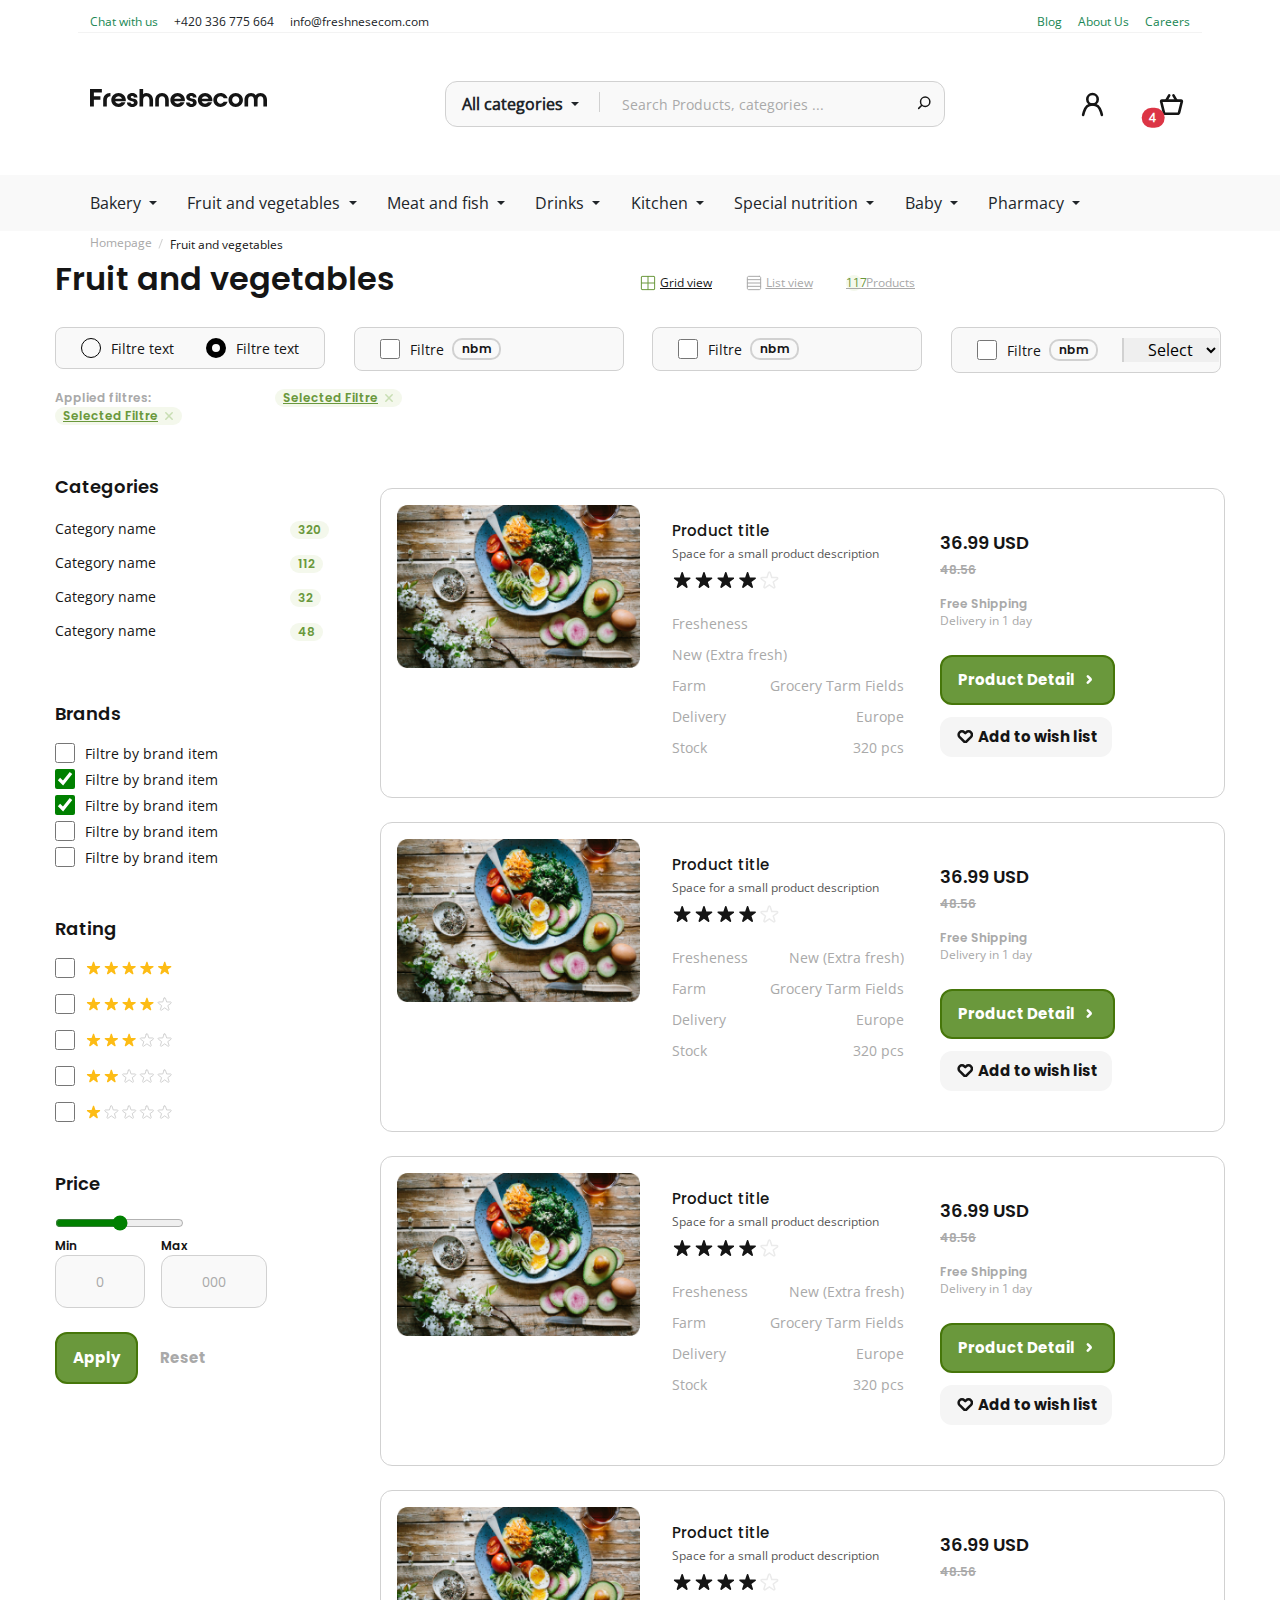
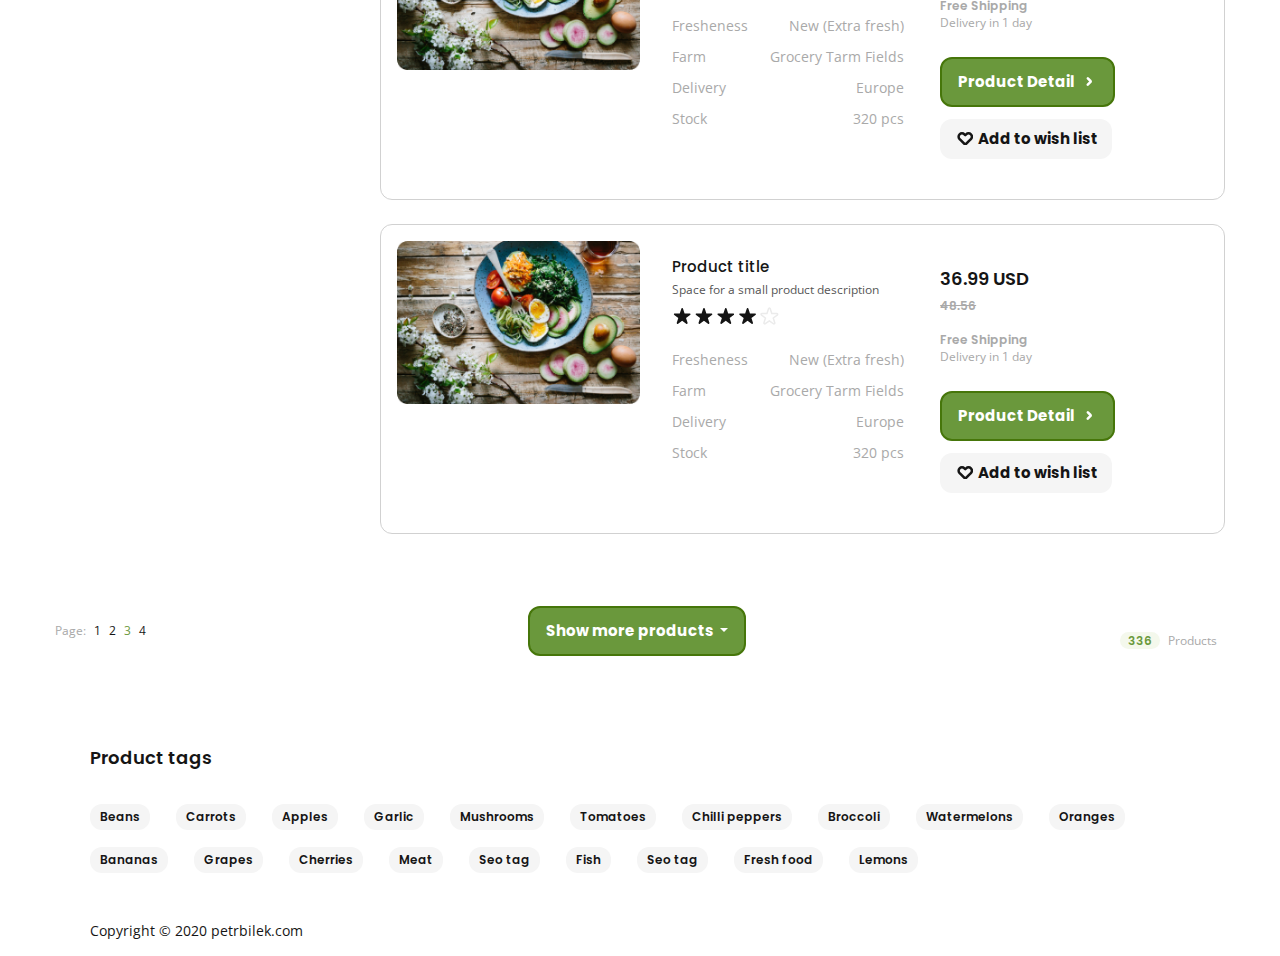
<file: grid.html>
<!DOCTYPE html>
<html lang="en">
  <head>
    <meta charset="UTF-8" />
    <meta http-equiv="X-UA-Compatible" content="IE=edge" />
    <meta name="viewport" content="width=device-width, initial-scale=1.0" />
    <link rel="stylesheet" href="./lib/slick-1.8.1/slick/slick.css" />
    <link rel="stylesheet" href="./lib/slick-1.8.1/slick/slick-theme.css" />
    <link rel="stylesheet" href="./css/bootstrap.css" />
    <link rel="stylesheet" href="./css/main.css" />
    <title>Grid</title>
  </head>
  <body>
    <!-- Header -->
    <header>
      <div class="header__hight">
        <div class="container">
          <div class="header__top row justify-content-between pt-2">
            <div class="top__left col-12 col-md-9 col-lg-5">
              <ul
                class="left-list list-unstyled d-flex justify-content-center justify-content-lg-start flex-wrap"
              >
                <li class="left__item me-3">
                  <a
                    class="left__link text-decoration-none text-success"
                    href="#"
                  >
                    Chat with us
                  </a>
                </li>

                <li class="left__item me-3">
                  <a
                    class="left__link text-decoration-none text-dark"
                    href="tel:+420336775664"
                  >
                    +420 336 775 664
                  </a>
                </li>

                <li class="left__item">
                  <a
                    class="left__link text-decoration-none text-dark"
                    href="mailto:info@freshnesecom.com"
                  >
                    info@freshnesecom.com
                  </a>
                </li>
              </ul>
            </div>

            <div class="top__right col-12 col-md-3 col-lg-3">
              <ul
                class="right-list list-unstyled d-flex justify-content-center justify-content-lg-end"
              >
                <li class="right__item me-3">
                  <a
                    class="right__link text-decoration-none text-success"
                    href="#"
                  >
                    Blog
                  </a>
                </li>

                <li class="right__item me-3">
                  <a
                    class="right__link text-decoration-none text-success"
                    href="#"
                  >
                    About Us
                  </a>
                </li>

                <li class="right__item">
                  <a
                    class="right__link text-decoration-none text-success"
                    href="#"
                  >
                    Careers
                  </a>
                </li>
              </ul>
            </div>
          </div>

          <div
            class="header__middle row align-items-center mt-3 mb-3 mb-lg-5 mt-lg-5 justify-content-between"
          >
            <a
              class="col-12 col-md-3 text-center text-md-start mb-3 mb-md-3 me-md-3"
              href="./index.html"
            >
              <img src="./images/logo.svg" alt="site logo" />
            </a>

            <form
              class="col-12 col-sm-2 d-flex home-form align-items-center position-relative"
              action="https://echo.htmlacademy.ru/courses"
              method="POST"
              autocomplete="off"
            >
              <div class="navbar-item dropdown">
                <a
                  class="nav-link fw-bold dropdown-toggle"
                  href="#"
                  id="navbarDropdown"
                  role="button"
                  data-bs-toggle="dropdown"
                  aria-expanded="false"
                >
                  All categories
                </a>
                <ul class="dropdown-menu" aria-labelledby="navbarDropdown">
                  <li><a class="dropdown-item" href="./index.html">Home Page</a></li>
                  <li><a class="dropdown-item" href="./list.html">List</a></li>
                  <li><a class="dropdown-item" href="./grid.html">Grid</a></li>
                  <li><a class="dropdown-item" href="./description.html">Description</a></li>
                  <li><a class="dropdown-item" href="./checkout.html">Checkout</a></li>
                  <li><a class="dropdown-item" href="./blog.html">Blog</a></li>
                  <li><hr class="dropdown-divider" /></li>
                  <li>
                    <a class="dropdown-item" href="./detali.html">Detail</a>
                  </li>
                </ul>
              </div>

              <input
                class="form__input w-75 pe-4"
                type="search"
                name="your_search"
                placeholder="Search Products, categories ..."
              />
            </form>

            <div
              class="icon__wrap col-12 col-lg-2 d-flex justify-content-center justify-content-xl-end mt-3 mt-lg-0"
            >
              <a class="icon__link me-5" href="#">
                <img src="./images/man.svg" alt="man" width="25" height="25" />
              </a>

              <button class="icon__btn position-relative">
                <img
                  src="./images/wood.svg"
                  alt="wood"
                  width="25"
                  height="25"
                />
                <span
                  class="position-absolute top-100 start-0 translate-middle badge rounded-pill bg-danger"
                >
                  4
                  <span class="visually-hidden">unread messages</span>
                </span>
              </button>

              <nav class="addition bg-white position-fixed top-0 bottom-0">
                <div class="container">
                  <div class="addition__top pb-3">
                    <div
                      class="addition__top d-flex justify-content-between align-items-center mt-4 mb-4"
                    >
                      <h3 class="h3 shop__title align-self-center">
                        Shopping cart
                      </h3>

                      <button class="addition__btn mb-1">Close</button>
                    </div>

                    <div class="product row">
                      <div class="col-4">
                        <img
                          class="product__img img-fluid"
                          src="./images/food.jpg"
                          alt="product"
                        />
                      </div>

                      <div class="col">
                        <span class="product__title"> Product title </span>
                        <div class="row">
                          <div class="col-4">
                            <span class="mini__title"> Farm: </span>
                          </div>
                          <div class="col">
                            <span class="mini__text ms-1">
                              Tharamis Farm:
                            </span>
                          </div>
                        </div>

                        <div class="row">
                          <div class="col-4">
                            <span class="mini__title"> Freshness: </span>
                          </div>
                          <div class="col">
                            <span class="mini__text ms-1"> 1 day old </span>
                          </div>
                        </div>
                      </div>
                    </div>

                    <div class="row mt-2">
                      <div class="col-4">
                        <span class="extra__title"> Wishlist </span>
                      </div>
                      <div class="col d-flex">
                        <img src="./images/stars.svg" alt="stars" />
                      </div>
                    </div>

                    <div class="row mt-2">
                      <div class="col-4">
                        <span class="extra__title extra__title--one">
                          Compare
                        </span>
                      </div>
                      <div class="col d-flex">
                        <span class="text-success fw-bold"> 36.99 USD </span>
                      </div>
                    </div>

                    <div class="row mt-1">
                      <div class="col-4">
                        <span class="extra__title extra__title--two">
                          Remove
                        </span>
                      </div>
                      <div class="col d-flex">
                        <span class="grey-text fw-bold"> 48.56 USD </span>
                      </div>

                      <div class="col-4">
                        <div class="result d-flex align-items-center">
                          <span class="result__title"> 1 pcs </span>
                          <div class="nav-item dropdown">
                            <a
                              class="nav-link dropdown-toggle product__drop"
                              href="#"
                              id="navbarDropdown"
                              role="button"
                              data-bs-toggle="dropdown"
                              aria-expanded="false"
                            >
                              Pcs
                            </a>
                            <ul
                              class="dropdown-menu list-unstyled"
                              aria-labelledby="navbarDropdown"
                            >
                              <li>
                                <a class="dropdown-item" href="#">Action</a>
                              </li>
                              <li>
                                <a class="dropdown-item" href="#"
                                  >Another action</a
                                >
                              </li>
                              <li><hr class="dropdown-divider" /></li>
                              <li>
                                <a class="dropdown-item" href="#"
                                  >Something else here</a
                                >
                              </li>
                            </ul>
                          </div>
                        </div>
                      </div>
                    </div>
                  </div>

                  <div class="addition__down pt-3">
                    <div class="product row">
                      <div class="col-4">
                        <img
                          class="product__img img-fluid"
                          src="./images/food.jpg"
                          alt="product"
                        />
                      </div>

                      <div class="col">
                        <span class="product__title"> Product title </span>
                        <div class="row">
                          <div class="col-4">
                            <span class="mini__title"> Farm: </span>
                          </div>
                          <div class="col">
                            <span class="mini__text ms-1">
                              Tharamis Farm:
                            </span>
                          </div>
                        </div>

                        <div class="row">
                          <div class="col-4">
                            <span class="mini__title"> Freshness: </span>
                          </div>
                          <div class="col">
                            <span class="mini__text ms-1"> 1 day old </span>
                          </div>
                        </div>
                      </div>
                    </div>

                    <div class="row mt-2">
                      <div class="col-4">
                        <span class="extra__title"> Wishlist </span>
                      </div>
                      <div class="col d-flex">
                        <img src="./images/stars.svg" alt="stars" />
                      </div>
                    </div>

                    <div class="row mt-2">
                      <div class="col-4">
                        <span class="extra__title extra__title--one">
                          Compare
                        </span>
                      </div>
                      <div class="col d-flex">
                        <span class="text-success fw-bold"> 36.99 USD </span>
                      </div>
                    </div>

                    <div class="row mt-1">
                      <div class="col-4">
                        <span class="extra__title extra__title--two">
                          Remove
                        </span>
                      </div>
                      <div class="col d-flex">
                        <span class="grey-text fw-bold"> 48.56 USD </span>
                      </div>

                      <div class="col-4">
                        <div class="result d-flex align-items-center">
                          <span class="result__title"> 1 pcs </span>
                          <div class="nav-item dropdown">
                            <a
                              class="nav-link dropdown-toggle product__drop"
                              href="#"
                              id="navbarDropdown"
                              role="button"
                              data-bs-toggle="dropdown"
                              aria-expanded="false"
                            >
                              Pcs
                            </a>
                            <ul
                              class="dropdown-menu list-unstyled"
                              aria-labelledby="navbarDropdown"
                            >
                              <li>
                                <a class="dropdown-item" href="#">Action</a>
                              </li>
                              <li>
                                <a class="dropdown-item" href="#"
                                  >Another action</a
                                >
                              </li>
                              <li><hr class="dropdown-divider" /></li>
                              <li>
                                <a class="dropdown-item" href="#"
                                  >Something else here</a
                                >
                              </li>
                            </ul>
                          </div>
                        </div>
                      </div>
                    </div>
                  </div>

                  <div class="addition__bottom">
                    <div class="row prise__small pb-3">
                      <span class="col-12"> Subtotal </span>
                      <span class="col prise__big"> 73.98 USD </span>
                    </div>
                    <div
                      class="d-flex justify-content-between align-items-center pt-3 pb-3"
                    >
                      <span class="down__title"> Continue shopping </span>

                      <button
                        type="button last__button"
                        class="btn btn-success"
                      >
                        Go to Checkout
                      </button>
                    </div>
                  </div>

                  <div class="addition__bot pt-3">
                    <div class="row prise__small pb-3">
                      <span class="col-12"> Subtotal </span>
                      <span class="col prise__big"> 73.98 USD </span>
                    </div>
                    <div
                      class="d-flex justify-content-between align-items-center pt-3 pb-3"
                    >
                      <span class="down__title"> Continue shopping </span>

                      <button
                        type="button last__button"
                        class="btn btn-success"
                      >
                        Go to Checkout
                      </button>
                    </div>
                  </div>

                  <div class="addition__bot pt-3">
                    <div class="row prise__small pb-3">
                      <span class="col-12"> Subtotal </span>
                      <span class="col prise__big"> 73.98 USD </span>
                    </div>
                    <div
                      class="d-flex justify-content-between align-items-center pt-3 pb-3"
                    >
                      <span class="down__title"> Continue shopping </span>

                      <button
                        type="button last__button"
                        class="btn btn-success"
                      >
                        Go to Checkout
                      </button>
                    </div>
                  </div>
                </div>
              </nav>
            </div>
          </div>
        </div>
      </div>

      <nav class="down__list mt-4 mt-sm-0">
        <div class="container">
          <div class="row">
            <div class="col-12 col-lg-11">
              <ul
                class="nav__list down__list list-unstyled d-flex justify-content-between flex-wrap pt-3 pb-3"
              >
                <li class="nav-item me3 dropdown me-3 mb-2 mb-xl-0">
                  <a
                    class="nav-link dropdown-toggle"
                    href="#"
                    id="navbarDropdown"
                    role="button"
                    data-bs-toggle="dropdown"
                    aria-expanded="false"
                  >
                    Bakery
                  </a>
                  <ul class="dropdown-menu" aria-labelledby="navbarDropdown">
                    <li><a class="dropdown-item" href="#">Action</a></li>
                    <li>
                      <a class="dropdown-item" href="#">Another action</a>
                    </li>
                    <li><hr class="dropdown-divider" /></li>
                    <li>
                      <a class="dropdown-item" href="#">Something else here</a>
                    </li>
                  </ul>
                </li>

                <li class="nav-item dropdown me-3 mb-2 mb-xl-0">
                  <a
                    class="nav-link dropdown-toggle"
                    href="#"
                    id="navbarDropdown"
                    role="button"
                    data-bs-toggle="dropdown"
                    aria-expanded="false"
                  >
                    Fruit and vegetables
                  </a>
                  <ul class="dropdown-menu" aria-labelledby="navbarDropdown">
                    <li><a class="dropdown-item" href="#">Action</a></li>
                    <li>
                      <a class="dropdown-item" href="#">Another action</a>
                    </li>
                    <li><hr class="dropdown-divider" /></li>
                    <li>
                      <a class="dropdown-item" href="#">Something else here</a>
                    </li>
                  </ul>
                </li>

                <li class="nav-item dropdown me-3 mb-2 mb-xl-0">
                  <a
                    class="nav-link dropdown-toggle"
                    href="#"
                    id="navbarDropdown"
                    role="button"
                    data-bs-toggle="dropdown"
                    aria-expanded="false"
                  >
                    Meat and fish
                  </a>
                  <ul class="dropdown-menu" aria-labelledby="navbarDropdown">
                    <li><a class="dropdown-item" href="#">Action</a></li>
                    <li>
                      <a class="dropdown-item" href="#">Another action</a>
                    </li>
                    <li><hr class="dropdown-divider" /></li>
                    <li>
                      <a class="dropdown-item" href="#">Something else here</a>
                    </li>
                  </ul>
                </li>

                <li class="nav-item dropdown me-3 mb-2 mb-xl-0">
                  <a
                    class="nav-link dropdown-toggle"
                    href="#"
                    id="navbarDropdown"
                    role="button"
                    data-bs-toggle="dropdown"
                    aria-expanded="false"
                  >
                    Drinks
                  </a>
                  <ul class="dropdown-menu" aria-labelledby="navbarDropdown">
                    <li><a class="dropdown-item" href="#">Action</a></li>
                    <li>
                      <a class="dropdown-item" href="#">Another action</a>
                    </li>
                    <li><hr class="dropdown-divider" /></li>
                    <li>
                      <a class="dropdown-item" href="#">Something else here</a>
                    </li>
                  </ul>
                </li>

                <li class="nav-item dropdown me-3 mb-2 mb-xl-0">
                  <a
                    class="nav-link dropdown-toggle"
                    href="#"
                    id="navbarDropdown"
                    role="button"
                    data-bs-toggle="dropdown"
                    aria-expanded="false"
                  >
                    Kitchen
                  </a>
                  <ul class="dropdown-menu" aria-labelledby="navbarDropdown">
                    <li><a class="dropdown-item" href="#">Action</a></li>
                    <li>
                      <a class="dropdown-item" href="#">Another action</a>
                    </li>
                    <li><hr class="dropdown-divider" /></li>
                    <li>
                      <a class="dropdown-item" href="#">Something else here</a>
                    </li>
                  </ul>
                </li>

                <li class="nav-item dropdown me-3 mb-2 mb-xl-0">
                  <a
                    class="nav-link dropdown-toggle"
                    href="#"
                    id="navbarDropdown"
                    role="button"
                    data-bs-toggle="dropdown"
                    aria-expanded="false"
                  >
                    Special nutrition
                  </a>
                  <ul class="dropdown-menu" aria-labelledby="navbarDropdown">
                    <li><a class="dropdown-item" href="#">Action</a></li>
                    <li>
                      <a class="dropdown-item" href="#">Another action</a>
                    </li>
                    <li><hr class="dropdown-divider" /></li>
                    <li>
                      <a class="dropdown-item" href="#">Something else here</a>
                    </li>
                  </ul>
                </li>

                <li class="nav-item dropdown me-3 mb-2 mb-xl-0">
                  <a
                    class="nav-link dropdown-toggle"
                    href="#"
                    id="navbarDropdown"
                    role="button"
                    data-bs-toggle="dropdown"
                    aria-expanded="false"
                  >
                    Baby
                  </a>
                  <ul class="dropdown-menu" aria-labelledby="navbarDropdown">
                    <li><a class="dropdown-item" href="#">Action</a></li>
                    <li>
                      <a class="dropdown-item" href="#">Another action</a>
                    </li>
                    <li><hr class="dropdown-divider" /></li>
                    <li>
                      <a class="dropdown-item" href="#">Something else here</a>
                    </li>
                  </ul>
                </li>

                <li class="nav-item dropdown me-3 mb-2 mb-xl-0">
                  <a
                    class="nav-link dropdown-toggle"
                    href="#"
                    id="navbarDropdown"
                    role="button"
                    data-bs-toggle="dropdown"
                    aria-expanded="false"
                  >
                    Pharmacy
                  </a>
                  <ul class="dropdown-menu" aria-labelledby="navbarDropdown">
                    <li><a class="dropdown-item" href="#">Action</a></li>
                    <li>
                      <a class="dropdown-item" href="#">Another action</a>
                    </li>
                    <li><hr class="dropdown-divider" /></li>
                    <li>
                      <a class="dropdown-item" href="#">Something else here</a>
                    </li>
                  </ul>
                </li>
              </ul>
            </div>
          </div>
        </div>
      </nav>
      <div class="container">
        <ul class="last__list list-unstyled d-flex flex-wrap">
          <li class="last__item last__item--one">
            <a class="last__link" href="./index.html"> Homepage </a>
          </li>
          <li class="last__item">
            <a class="last__link last__link--active" href="./index.html">
              Fruit and vegetables
            </a>
          </li>
        </ul>
      </div>
    </header>

    <!-- MAIN START -->
  <main>
    <!-- SECTION START -->
    <section class="fruit">
      <div class="containerz">
        <div class="row g-0 justify-content-between align-items-center mb-3">
          <div class="col">
            <h2 class="fruit-big-title">Fruit and vegetables</h2>
          </div>
          <div class="col">
            <ul class="fruit-list">
              <li class="fruit-item">
                <a class="fruit-list-link" href="./index.html">Grid view</a>
              </li>
              <li class="fruit-item">
                <a class="fruit-list-link" href="./list.html">List view</a>
              </li>
              <li class="fruit-item">
                <a class="fruit-list-link" href="./index.html">Products</a>
              </li>
            </ul>
          </div>
        </div>
        <form class="mb-5" method="post" action="https://echo.htmlacademy.ru/courses" autocomplete="off">
          <div class="row">
            <div class="col-xl-3 col-md-5 mb-3">
              <div class="fruit-label-box">
                <label class="form-label">
                  <input class="fruit-box-radio" name="choose_text" type="radio" required>
                  Filtre text
                </label>
                <label class="form-label">
                  <input class="fruit-box-radio" checked name="choose_text" type="radio" required>
                  Filtre text
                </label>
              </div>
            </div>
            <div class="col-xl-3 col-md-4 mb-3">
              <div class="fruit-label-box">
                <label class="form-label">
                  <input class="fruit-box-checkbox" type="checkbox" name="choose__checkbox">
                  Filtre
                  <span class="fruit-label-tiny-nbm">nbm</span>
                </label>
              </div>
            </div>
            <div class="col-xl-3 col-md-5 mb-3">
              <div class="fruit-label-box">
                <label class="form-label">
                  <input class="fruit-box-checkbox" type="checkbox" name="choose__checkbox">
                  Filtre
                  <span class="fruit-label-tiny-nbm">nbm</span>
                </label>
              </div>
            </div>
            <div class="col-xl-3 col-md-5 mb-3">
              <div class="fruit-label-box">
                <label class="form-label">
                  <input class="fruit-box-checkbox" type="checkbox" name="choose__checkbox">
                  Filtre
                  <span class="fruit-label-tiny-nbm">nbm</span>
                </label>
                <select class="fruit-select" name="choose_select" aria-label="Choose your select" required>
                  <option value selected disabled>Select</option>
                  <option value="Apelsin">Apelsin</option>
                  <option value="Peach">Peach</option>
                  <option value="Melon">Melon</option>
                  <option value="Cherry">Cherry</option>
                </select>
              </div>
            </div>
          </div>
          <div class="select-box">
            <p class="select-box-text">Applied filtres:</p>
            <a class="select-box-link" href="#">Selected Filtre</a>
            <a class="select-box-link" href="#">Selected Filtre</a>
          </div>
        </form>
        <div class="row mb-5 g-0">
          <div class="col-lg-4 col-xl-3">
            <form method="post" action="https://echo.htmlacademy.ru/courses" autocomplete="off">
              <div class="categories-box mb-5">
                <h3 class="categories-title">Categories</h3>
                <ul>
                  <li class="categories-item">
                    <p class="categories-text">Category name</p>
                    <span class="categories-tiny">320</span>
                  </li>
                  <li class="categories-item">
                    <p class="categories-text">Category name</p>
                    <span class="categories-tiny">112</span>
                  </li>
                  <li class="categories-item">
                    <p class="categories-text">Category name</p>
                    <span class="categories-tiny">32</span>
                  </li>
                  <li class="categories-item">
                    <p class="categories-text">Category name</p>
                    <span class="categories-tiny">48</span>
                  </li>
                </ul>
              </div>
              <h3 class="brands-title">Brands</h3>
              <label class="form-label">
                <input type="checkbox" name="brand_item1">
                Filtre by brand item
              </label>
              <label class="form-label">
                <input type="checkbox" checked name="brand_item2">
                Filtre by brand item
              </label>
              <label class="form-label">
                <input type="checkbox" checked name="brand_item3">
                Filtre by brand item
              </label>
              <label class="form-label">
                <input type="checkbox" name="brand_item4">
                Filtre by brand item
              </label>
              <label class="form-label mb-5">
                <input type="checkbox" name="brand_item5">
                Filtre by brand item
              </label>
              <h3 class="rating-title">Rating</h3>
              <label class="form-label form-label--active mb-3">
                <input type="checkbox" name="user_stars1">
                <img src="./images/stars-5.svg" width="88" height="16" alt="Stars">
              </label>
              <label class="form-label form-label--active mb-3">
                <input type="checkbox" name="user_stars2">
                <img src="./images/stars-4.svg" width="88" height="16" alt="Stars">
              </label>
              <label class="form-label form-label--active mb-3">
                <input type="checkbox" name="user_stars3">
                <img src="./images/stars-3.svg" width="88" height="16" alt="Stars">
              </label>
              <label class="form-label form-label--active mb-3">
                <input type="checkbox" name="user_stars4">
                <img src="./images/stars-2.svg" width="88" height="16" alt="Stars">
              </label>
              <label class="form-label form-label--active mb-5">
                <input type="checkbox" name="user_stars5">
                <img src="./images/star-1.svg" width="88" height="16" alt="Stars">
              </label>
              <h3 class="rating-title">Price</h3>
              <label>
                <input type="range" name="user_range">
              </label>
              <div class="range-wrap mb-4">
                <div class="range-box me-3">
                  <p class="range-text m-0">Min</p>
                  <span class="range-tiny">0</span>
                </div>
                <div class="range-box">
                  <p class="range-text m-0">Max</p>
                  <span class="range-tiny">000</span>
                </div>
              </div>
              <button class="form-btn-s" type="submit">Apply</button>
              <button class="form-btn-r" type="reset">Reset</button>
            </form>
          </div>
          <div class="col-lg-8 col-xl-9 product-box product-wrap" id="grid">
            <ul class="product-list product-list--active">
              <li class="row product-item g-0 mb-4">
                <div class="col product-img-box">
                  <img class="product-img" src="./images/photo.png " width="268" height="280" alt="Photo">
                </div>
                <div class="col-sm-6 col-md-7 col-xl product-box">
                  <h3 class="product-title">Product title</h3>
                  <p class="product-text mb-2">Space for a small product description</p>
                  <img class="mb-4" src="./images/stars-1.svg" width="108" height="20" alt="Stars">
                  <ol>
                    <li class="d-sm-block d-flex justify-content-between freshness-item">
                      <p class="freshness-text">Fresheness</p>
                      <p class="freshness-text">New (Extra fresh)</p>
                    </li>
                    <li class="d-flex justify-content-between freshness-item">
                      <p class="freshness-text">Farm</p>
                      <p class="freshness-text">Grocery Tarm Fields</p>
                    </li>
                    <li class="d-flex justify-content-between freshness-item">
                      <p class="freshness-text">Delivery</p>
                      <p class="freshness-text">Europe</p>
                    </li>
                    <li class="d-flex justify-content-between freshness-item">
                      <p class="freshness-text">Stock</p>
                      <p class="freshness-text">320 pcs</p>
                    </li>
                  </ol>
                </div>
                <div class="col-sm-6 col-md-5 col-xl product-box product-boxing p-4">
                  <strong class="d-block product-boxing-strong">36.99 USD</strong>
                  <del class="product-boxing-del">48.56</del>
                  <p class="product-boxing-text">Free Shipping</p>
                  <p class="product-boxing-texted">Delivery in 1 day</p>
                  <button class="product-boxing-btn" type="button">Product Detail</button>
                  <button class="product-boxing-button" type="button">Add to wish list</button>
                </div>
              </li>
              <li class="row product-item g-0 mb-4">
                <div class="col product-img-box">
                  <img class="product-img" src="./images/photo.png " width="268" height="280" alt="Photo">
                </div>
                <div class="col-sm-6 col-md-7 col-xl product-box">
                  <h3 class="product-title">Product title</h3>
                  <p class="product-text mb-2">Space for a small product description</p>
                  <img class="mb-4" src="./images/stars-1.svg" width="108" height="20" alt="Stars">
                  <ol>
                    <li class="d-flex justify-content-between freshness-item">
                      <p class="freshness-text">Fresheness</p>
                      <p class="freshness-text">New (Extra fresh)</p>
                    </li>
                    <li class="d-flex justify-content-between freshness-item">
                      <p class="freshness-text">Farm</p>
                      <p class="freshness-text">Grocery Tarm Fields</p>
                    </li>
                    <li class="d-flex justify-content-between freshness-item">
                      <p class="freshness-text">Delivery</p>
                      <p class="freshness-text">Europe</p>
                    </li>
                    <li class="d-flex justify-content-between freshness-item">
                      <p class="freshness-text">Stock</p>
                      <p class="freshness-text">320 pcs</p>
                    </li>
                  </ol>
                </div>
                <div class="col-sm-6 col-md-5 col-xl product-box product-boxing p-4">
                  <strong class="d-block product-boxing-strong">36.99 USD</strong>
                  <del class="product-boxing-del">48.56</del>
                  <p class="product-boxing-text">Free Shipping</p>
                  <p class="product-boxing-texted">Delivery in 1 day</p>
                  <button class="product-boxing-btn" type="button">Product Detail</button>
                  <button class="product-boxing-button" type="button">Add to wish list</button>
                </div>
              </li>
              <li class="row product-item g-0 mb-4">
                <div class="col product-img-box">
                  <img class="product-img" src="./images/photo.png " width="268" height="280" alt="Photo">
                </div>
                <div class="col-sm-6 col-md-7 col-xl product-box">
                  <h3 class="product-title">Product title</h3>
                  <p class="product-text mb-2">Space for a small product description</p>
                  <img class="mb-4" src="./images/stars-1.svg" width="108" height="20" alt="Stars">
                  <ol>
                    <li class="d-flex justify-content-between freshness-item">
                      <p class="freshness-text">Fresheness</p>
                      <p class="freshness-text">New (Extra fresh)</p>
                    </li>
                    <li class="d-flex justify-content-between freshness-item">
                      <p class="freshness-text">Farm</p>
                      <p class="freshness-text">Grocery Tarm Fields</p>
                    </li>
                    <li class="d-flex justify-content-between freshness-item">
                      <p class="freshness-text">Delivery</p>
                      <p class="freshness-text">Europe</p>
                    </li>
                    <li class="d-flex justify-content-between freshness-item">
                      <p class="freshness-text">Stock</p>
                      <p class="freshness-text">320 pcs</p>
                    </li>
                  </ol>
                </div>
                <div class="col-sm-6 col-md-5 col-xl product-box product-boxing p-4">
                  <strong class="d-block product-boxing-strong">36.99 USD</strong>
                  <del class="product-boxing-del">48.56</del>
                  <p class="product-boxing-text">Free Shipping</p>
                  <p class="product-boxing-texted">Delivery in 1 day</p>
                  <button class="product-boxing-btn" type="button">Product Detail</button>
                  <button class="product-boxing-button" type="button">Add to wish list</button>
                </div>
              </li>
              <li class="row product-item g-0 mb-4">
                <div class="col product-img-box">
                  <img class="product-img" src="./images/photo.png " width="268" height="280" alt="Photo">
                </div>
                <div class="col-sm-6 col-md-7 col-xl product-box">
                  <h3 class="product-title">Product title</h3>
                  <p class="product-text mb-2">Space for a small product description</p>
                  <img class="mb-4" src="./images/stars-1.svg" width="108" height="20" alt="Stars">
                  <ol>
                    <li class="d-flex justify-content-between freshness-item">
                      <p class="freshness-text">Fresheness</p>
                      <p class="freshness-text">New (Extra fresh)</p>
                    </li>
                    <li class="d-flex justify-content-between freshness-item">
                      <p class="freshness-text">Farm</p>
                      <p class="freshness-text">Grocery Tarm Fields</p>
                    </li>
                    <li class="d-flex justify-content-between freshness-item">
                      <p class="freshness-text">Delivery</p>
                      <p class="freshness-text">Europe</p>
                    </li>
                    <li class="d-flex justify-content-between freshness-item">
                      <p class="freshness-text">Stock</p>
                      <p class="freshness-text">320 pcs</p>
                    </li>
                  </ol>
                </div>
                <div class="col-sm-6 col-md-5 col-xl product-box product-boxing p-4">
                  <strong class="d-block product-boxing-strong">36.99 USD</strong>
                  <del class="product-boxing-del">48.56</del>
                  <p class="product-boxing-text">Free Shipping</p>
                  <p class="product-boxing-texted">Delivery in 1 day</p>
                  <button class="product-boxing-btn" type="button">Product Detail</button>
                  <button class="product-boxing-button" type="button">Add to wish list</button>
                </div>
              </li>
              <li class="row product-item g-0 mb-4">
                <div class="col product-img-box">
                  <img class="product-img" src="./images/photo.png " width="268" height="280" alt="Photo">
                </div>
                <div class="col-sm-6 col-md-7 col-xl product-box">
                  <h3 class="product-title">Product title</h3>
                  <p class="product-text mb-2">Space for a small product description</p>
                  <img class="mb-4" src="./images/stars-1.svg" width="108" height="20" alt="Stars">
                  <ol>
                    <li class="d-flex justify-content-between freshness-item">
                      <p class="freshness-text">Fresheness</p>
                      <p class="freshness-text">New (Extra fresh)</p>
                    </li>
                    <li class="d-flex justify-content-between freshness-item">
                      <p class="freshness-text">Farm</p>
                      <p class="freshness-text">Grocery Tarm Fields</p>
                    </li>
                    <li class="d-flex justify-content-between freshness-item">
                      <p class="freshness-text">Delivery</p>
                      <p class="freshness-text">Europe</p>
                    </li>
                    <li class="d-flex justify-content-between freshness-item">
                      <p class="freshness-text">Stock</p>
                      <p class="freshness-text">320 pcs</p>
                    </li>
                  </ol>
                </div>
                <div class="col-sm-6 col-md-5 col-xl product-box product-boxing p-4">
                  <strong class="d-block product-boxing-strong">36.99 USD</strong>
                  <del class="product-boxing-del">48.56</del>
                  <p class="product-boxing-text">Free Shipping</p>
                  <p class="product-boxing-texted">Delivery in 1 day</p>
                  <button class="product-boxing-btn" type="button">Product Detail</button>
                  <button class="product-boxing-button" type="button">Add to wish list</button>
                </div>
              </li>
            </ul>
          </div>
        </div>
        <div class="d-flex justify-content-between align-items-center mb-5 page-wrap">
          <div class="mb-3">
            <div class="page-box">
              <p class="page-text">Page:</p>
              <ol class="page-list">
                <li>
                  <a class="page-link" href="#">1</a>
                </li>
                <li>
                  <a class="page-link" href="#">2</a>
                </li>
                <li>
                  <a class="page-link page-link-active" href="#">3</a>
                </li>
                <li>
                  <a class="page-link" href="#">4</a>
                </li>
              </ol>
            </div>
          </div>
          <div class="mb-3">
            <div class="btn-group">
              <button type="button" class="btn btn-success dropdown-toggle page-btn" data-bs-toggle="dropdown"
                aria-expanded="false">
                Show more products
              </button>
              <ul class="dropdown-menu">
                <li><a class="dropdown-item" href="#">Action</a></li>
                <li><a class="dropdown-item" href="#">Another action</a></li>
                <li><a class="dropdown-item" href="#">Something else here</a></li>
                <li>
                  <hr class="dropdown-divider">
                </li>
                <li><a class="dropdown-item" href="#">Separated link</a></li>
              </ul>
            </div>
          </div>
          <div>
            <span class="page-tiny">336</span>
            <p class="d-inline-block page-text">Products</p>
          </div>
        </div>
      </div>
    </section>
    <!-- SECTION START -->
    <!-- MAIN END -->
  </main>
    <!-- Footer -->
    <footer class="footer pt-4">
      <div class="container">
        <strong class="footer__title"> Product tags </strong>
        <ul class="footer__list list-unstyled d-flex flex-wrap mb-5">
          <li class="footer__item">
            <a class="footer__link" href="#"> Beans </a>
          </li>
          <li class="footer__item">
            <a class="footer__link" href="#"> Carrots </a>
          </li>
          <li class="footer__item">
            <a class="footer__link" href="#"> Apples </a>
          </li>
          <li class="footer__item">
            <a class="footer__link" href="#"> Garlic </a>
          </li>
          <li class="footer__item">
            <a class="footer__link" href="#"> Mushrooms </a>
          </li>
          <li class="footer__item">
            <a class="footer__link" href="#"> Tomatoes </a>
          </li>
          <li class="footer__item">
            <a class="footer__link" href="#"> Chilli peppers </a>
          </li>
          <li class="footer__item">
            <a class="footer__link" href="#"> Broccoli </a>
          </li>
          <li class="footer__item">
            <a class="footer__link" href="#"> Watermelons </a>
          </li>
          <li class="footer__item">
            <a class="footer__link" href="#"> Oranges </a>
          </li>
          <li class="footer__item">
            <a class="footer__link" href="#"> Bananas </a>
          </li>
          <li class="footer__item">
            <a class="footer__link" href="#"> Grapes </a>
          </li>
          <li class="footer__item">
            <a class="footer__link" href="#"> Cherries </a>
          </li>
          <li class="footer__item">
            <a class="footer__link" href="#"> Meat </a>
          </li>
          <li class="footer__item">
            <a class="footer__link" href="#"> Seo tag </a>
          </li>
          <li class="footer__item">
            <a class="footer__link" href="#"> Fish </a>
          </li>
          <li class="footer__item">
            <a class="footer__link" href="#"> Seo tag </a>
          </li>
          <li class="footer__item">
            <a class="footer__link" href="#"> Fresh food </a>
          </li>
          <li class="footer__item">
            <a class="footer__link" href="#"> Lemons </a>
          </li>
        </ul>
        <p class="footer__epic">Copyright © 2020 petrbilek.com</p>
      </div>
    </footer>

    <script src="./js/bootstrap.bundle.min.js"></script>
    <script src="./js/main.js"></script>
  </body>
</html>
</file>
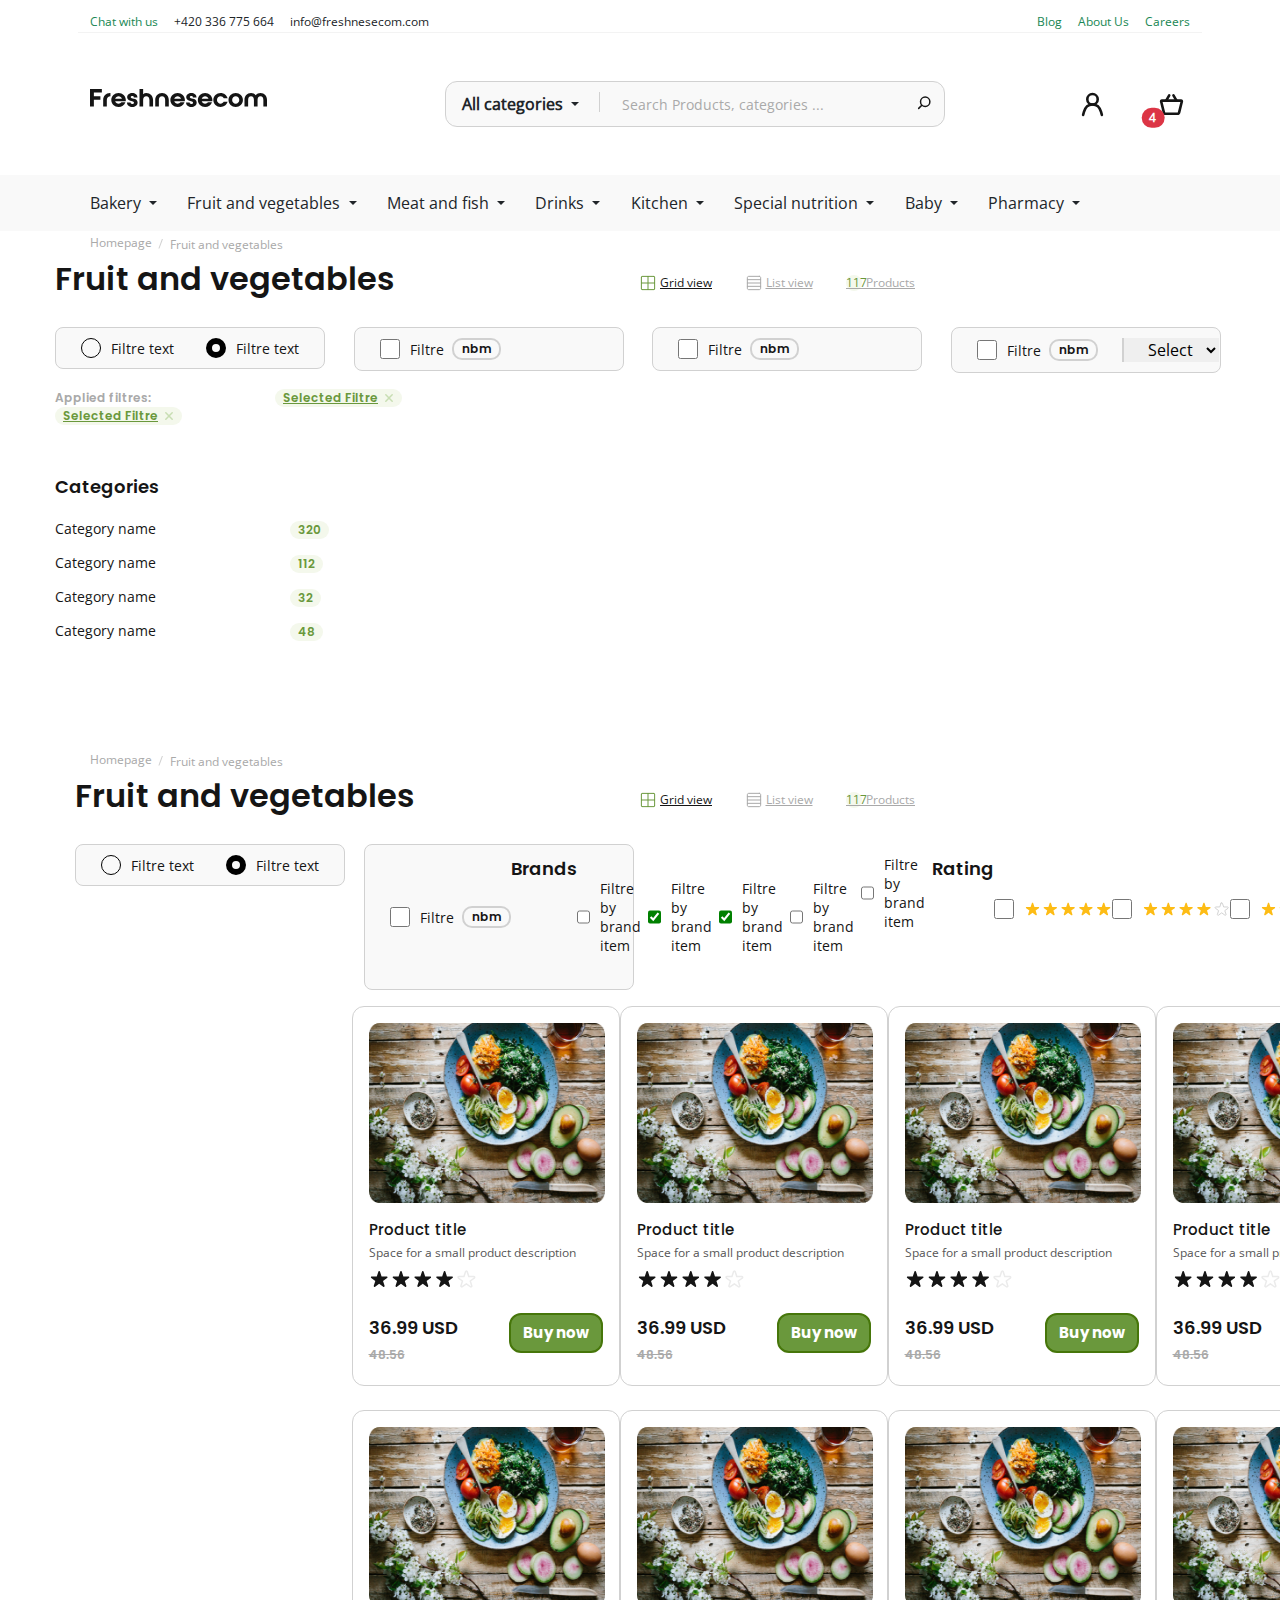
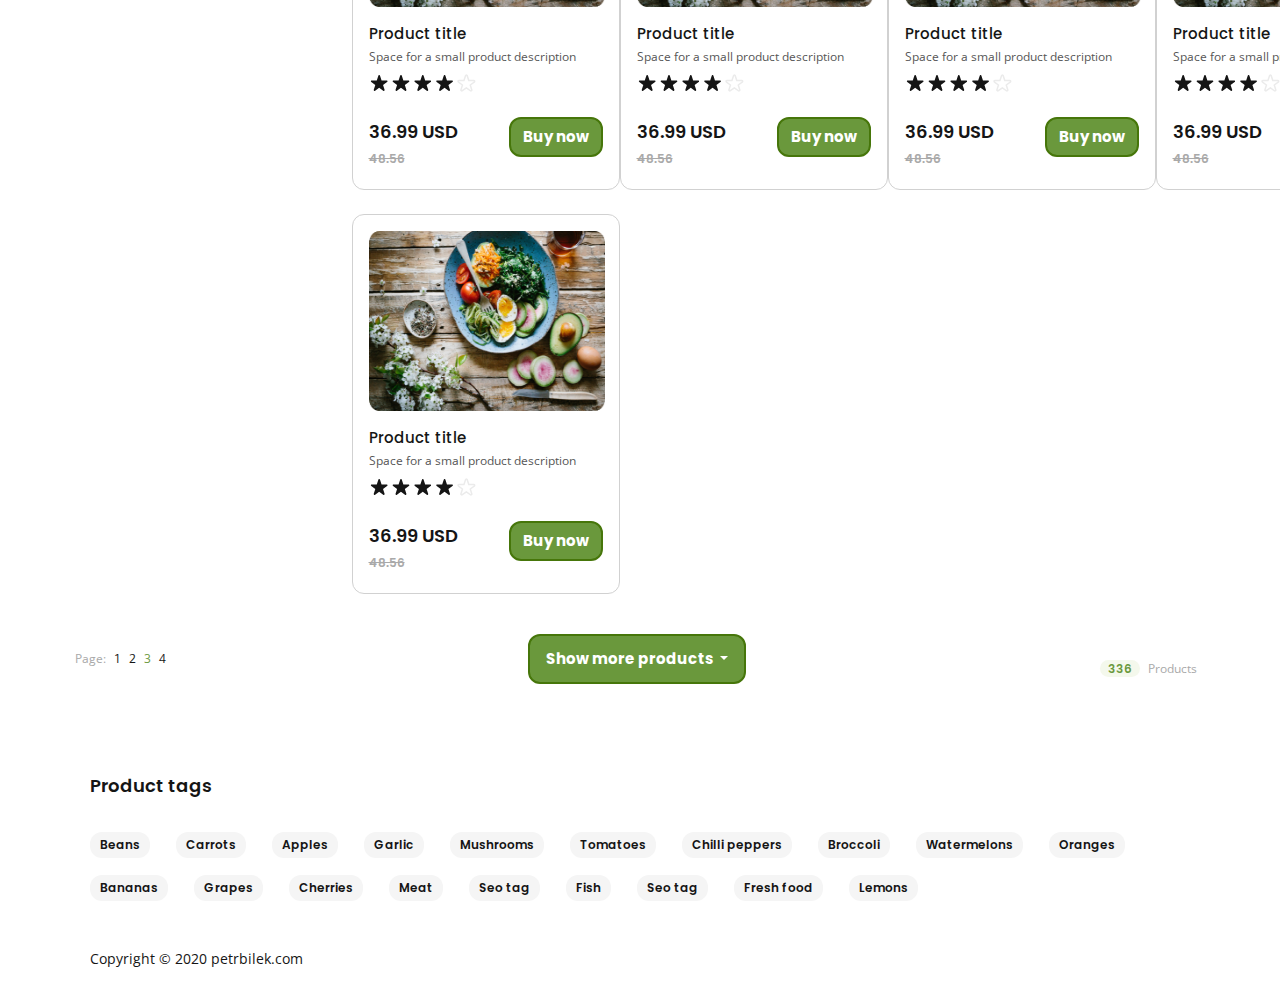
<file: list.html>
<!DOCTYPE html>
<html lang="en">
<head>
  <meta charset="UTF-8" />
  <meta http-equiv="X-UA-Compatible" content="IE=edge" />
  <meta name="viewport" content="width=device-width, initial-scale=1.0" />
  <link rel="stylesheet" href="./lib/slick-1.8.1/slick/slick.css" />
  <link rel="stylesheet" href="./lib/slick-1.8.1/slick/slick-theme.css" />
  <link rel="stylesheet" href="./css/bootstrap.css" />
  <link rel="stylesheet" href="./css/main.css" />
  <title>List</title>
</head>
<body>
  <!-- Header -->
  <header>
    <div class="header__hight">
      <div class="container">
        <div class="header__top row justify-content-between pt-2">
          <div class="top__left col-12 col-md-9 col-lg-5">
            <ul
            class="left-list list-unstyled d-flex justify-content-center justify-content-lg-start flex-wrap"
            >
            <li class="left__item me-3">
              <a
              class="left__link text-decoration-none text-success"
              href="#"
              >
              Chat with us
            </a>
          </li>
          
          <li class="left__item me-3">
            <a
            class="left__link text-decoration-none text-dark"
            href="tel:+420336775664"
            >
            +420 336 775 664
          </a>
        </li>
        
        <li class="left__item">
          <a
          class="left__link text-decoration-none text-dark"
          href="mailto:info@freshnesecom.com"
          >
          info@freshnesecom.com
        </a>
      </li>
    </ul>
  </div>
  
  <div class="top__right col-12 col-md-3 col-lg-3">
    <ul
    class="right-list list-unstyled d-flex justify-content-center justify-content-lg-end"
    >
    <li class="right__item me-3">
      <a
      class="right__link text-decoration-none text-success"
      href="#"
      >
      Blog
    </a>
  </li>
  
  <li class="right__item me-3">
    <a
    class="right__link text-decoration-none text-success"
    href="#"
    >
    About Us
  </a>
</li>

<li class="right__item">
  <a
  class="right__link text-decoration-none text-success"
  href="#"
  >
  Careers
</a>
</li>
</ul>
</div>
</div>

<div
class="header__middle row align-items-center mt-3 mb-3 mb-lg-5 mt-lg-5 justify-content-between"
>
<a
class="col-12 col-md-3 text-center text-md-start mb-3 mb-md-3 me-md-3"
href="./index.html"
>
<img src="./images/logo.svg" alt="site logo" />
</a>

<form
class="col-12 col-sm-2 d-flex home-form align-items-center position-relative"
action="https://echo.htmlacademy.ru/courses"
method="POST"
autocomplete="off"
>
<div class="navbar-item dropdown">
  <a
  class="nav-link fw-bold dropdown-toggle"
  href="#"
  id="navbarDropdown"
  role="button"
  data-bs-toggle="dropdown"
  aria-expanded="false"
  >
  All categories
</a>
<ul class="dropdown-menu" aria-labelledby="navbarDropdown">
  <li><a class="dropdown-item" href="./index.html">Home Page</a></li>
  <li><a class="dropdown-item" href="./list.html">List</a></li>
  <li><a class="dropdown-item" href="./grid.html">Grid</a></li>
  <li><a class="dropdown-item" href="./description.html">Description</a></li>
  <li><a class="dropdown-item" href="./checkout.html">Checkout</a></li>
  <li><a class="dropdown-item" href="./blog.html">Blog</a></li>
  <li><hr class="dropdown-divider" /></li>
  <li>
    <a class="dropdown-item" href="./detali.html">Detail</a>
  </li>
</ul>
</div>

<input
class="form__input w-75 pe-4"
type="search"
name="your_search"
placeholder="Search Products, categories ..."
/>
</form>

<div
class="icon__wrap col-12 col-lg-2 d-flex justify-content-center justify-content-xl-end mt-3 mt-lg-0"
>
<a class="icon__link me-5" href="#">
  <img src="./images/man.svg" alt="man" width="25" height="25" />
</a>

<button class="icon__btn position-relative">
  <img
  src="./images/wood.svg"
  alt="wood"
  width="25"
  height="25"
  />
  <span
  class="position-absolute top-100 start-0 translate-middle badge rounded-pill bg-danger"
  >
  4
  <span class="visually-hidden">unread messages</span>
</span>
</button>

<nav class="addition bg-white position-fixed top-0 bottom-0">
  <div class="container">
    <div class="addition__top pb-3">
      <div
      class="addition__top d-flex justify-content-between align-items-center mt-4 mb-4"
      >
      <h3 class="h3 shop__title align-self-center">
        Shopping cart
      </h3>
      
      <button class="addition__btn mb-1">Close</button>
    </div>
    
    <div class="product row">
      <div class="col-4">
        <img
        class="product__img img-fluid"
        src="./images/food.jpg"
        alt="product"
        />
      </div>
      
      <div class="col">
        <span class="product__title"> Product title </span>
        <div class="row">
          <div class="col-4">
            <span class="mini__title"> Farm: </span>
          </div>
          <div class="col">
            <span class="mini__text ms-1">
              Tharamis Farm:
            </span>
          </div>
        </div>
        
        <div class="row">
          <div class="col-4">
            <span class="mini__title"> Freshness: </span>
          </div>
          <div class="col">
            <span class="mini__text ms-1"> 1 day old </span>
          </div>
        </div>
      </div>
    </div>
    
    <div class="row mt-2">
      <div class="col-4">
        <span class="extra__title"> Wishlist </span>
      </div>
      <div class="col d-flex">
        <img src="./images/stars.svg" alt="stars" />
      </div>
    </div>
    
    <div class="row mt-2">
      <div class="col-4">
        <span class="extra__title extra__title--one">
          Compare
        </span>
      </div>
      <div class="col d-flex">
        <span class="text-success fw-bold"> 36.99 USD </span>
      </div>
    </div>
    
    <div class="row mt-1">
      <div class="col-4">
        <span class="extra__title extra__title--two">
          Remove
        </span>
      </div>
      <div class="col d-flex">
        <span class="grey-text fw-bold"> 48.56 USD </span>
      </div>
      
      <div class="col-4">
        <div class="result d-flex align-items-center">
          <span class="result__title"> 1 pcs </span>
          <div class="nav-item dropdown">
            <a
            class="nav-link dropdown-toggle product__drop"
            href="#"
            id="navbarDropdown"
            role="button"
            data-bs-toggle="dropdown"
            aria-expanded="false"
            >
            Pcs
          </a>
          <ul
          class="dropdown-menu list-unstyled"
          aria-labelledby="navbarDropdown"
          >
          <li>
            <a class="dropdown-item" href="#">Action</a>
          </li>
          <li>
            <a class="dropdown-item" href="#"
            >Another action</a
            >
          </li>
          <li><hr class="dropdown-divider" /></li>
          <li>
            <a class="dropdown-item" href="#"
            >Something else here</a
            >
          </li>
        </ul>
      </div>
    </div>
  </div>
</div>
</div>

<div class="addition__down pt-3">
  <div class="product row">
    <div class="col-4">
      <img
      class="product__img img-fluid"
      src="./images/food.jpg"
      alt="product"
      />
    </div>
    
    <div class="col">
      <span class="product__title"> Product title </span>
      <div class="row">
        <div class="col-4">
          <span class="mini__title"> Farm: </span>
        </div>
        <div class="col">
          <span class="mini__text ms-1">
            Tharamis Farm:
          </span>
        </div>
      </div>
      
      <div class="row">
        <div class="col-4">
          <span class="mini__title"> Freshness: </span>
        </div>
        <div class="col">
          <span class="mini__text ms-1"> 1 day old </span>
        </div>
      </div>
    </div>
  </div>
  
  <div class="row mt-2">
    <div class="col-4">
      <span class="extra__title"> Wishlist </span>
    </div>
    <div class="col d-flex">
      <img src="./images/stars.svg" alt="stars" />
    </div>
  </div>
  
  <div class="row mt-2">
    <div class="col-4">
      <span class="extra__title extra__title--one">
        Compare
      </span>
    </div>
    <div class="col d-flex">
      <span class="text-success fw-bold"> 36.99 USD </span>
    </div>
  </div>
  
  <div class="row mt-1">
    <div class="col-4">
      <span class="extra__title extra__title--two">
        Remove
      </span>
    </div>
    <div class="col d-flex">
      <span class="grey-text fw-bold"> 48.56 USD </span>
    </div>
    
    <div class="col-4">
      <div class="result d-flex align-items-center">
        <span class="result__title"> 1 pcs </span>
        <div class="nav-item dropdown">
          <a
          class="nav-link dropdown-toggle product__drop"
          href="#"
          id="navbarDropdown"
          role="button"
          data-bs-toggle="dropdown"
          aria-expanded="false"
          >
          Pcs
        </a>
        <ul
        class="dropdown-menu list-unstyled"
        aria-labelledby="navbarDropdown"
        >
        <li>
          <a class="dropdown-item" href="#">Action</a>
        </li>
        <li>
          <a class="dropdown-item" href="#"
          >Another action</a
          >
        </li>
        <li><hr class="dropdown-divider" /></li>
        <li>
          <a class="dropdown-item" href="#"
          >Something else here</a
          >
        </li>
      </ul>
    </div>
  </div>
</div>
</div>
</div>

<div class="addition__bottom">
  <div class="row prise__small pb-3">
    <span class="col-12"> Subtotal </span>
    <span class="col prise__big"> 73.98 USD </span>
  </div>
  <div
  class="d-flex justify-content-between align-items-center pt-3 pb-3"
  >
  <span class="down__title"> Continue shopping </span>
  
  <button
  type="button last__button"
  class="btn btn-success"
  >
  Go to Checkout
</button>
</div>
</div>

<div class="addition__bot pt-3">
  <div class="row prise__small pb-3">
    <span class="col-12"> Subtotal </span>
    <span class="col prise__big"> 73.98 USD </span>
  </div>
  <div
  class="d-flex justify-content-between align-items-center pt-3 pb-3"
  >
  <span class="down__title"> Continue shopping </span>
  
  <button
  type="button last__button"
  class="btn btn-success"
  >
  Go to Checkout
</button>
</div>
</div>

<div class="addition__bot pt-3">
  <div class="row prise__small pb-3">
    <span class="col-12"> Subtotal </span>
    <span class="col prise__big"> 73.98 USD </span>
  </div>
  <div
  class="d-flex justify-content-between align-items-center pt-3 pb-3"
  >
  <span class="down__title"> Continue shopping </span>
  
  <button
  type="button last__button"
  class="btn btn-success"
  >
  Go to Checkout
</button>
</div>
</div>
</div>
</nav>
</div>
</div>
</div>
</div>

<nav class="down__list mt-4 mt-sm-0">
  <div class="container">
    <div class="row">
      <div class="col-12 col-lg-11">
        <ul
        class="nav__list down__list list-unstyled d-flex justify-content-between flex-wrap pt-3 pb-3"
        >
        <li class="nav-item me3 dropdown me-3 mb-2 mb-xl-0">
          <a
          class="nav-link dropdown-toggle"
          href="#"
          id="navbarDropdown"
          role="button"
          data-bs-toggle="dropdown"
          aria-expanded="false"
          >
          Bakery
        </a>
        <ul class="dropdown-menu" aria-labelledby="navbarDropdown">
          <li><a class="dropdown-item" href="#">Action</a></li>
          <li>
            <a class="dropdown-item" href="#">Another action</a>
          </li>
          <li><hr class="dropdown-divider" /></li>
          <li>
            <a class="dropdown-item" href="#">Something else here</a>
          </li>
        </ul>
      </li>
      
      <li class="nav-item dropdown me-3 mb-2 mb-xl-0">
        <a
        class="nav-link dropdown-toggle"
        href="#"
        id="navbarDropdown"
        role="button"
        data-bs-toggle="dropdown"
        aria-expanded="false"
        >
        Fruit and vegetables
      </a>
      <ul class="dropdown-menu" aria-labelledby="navbarDropdown">
        <li><a class="dropdown-item" href="#">Action</a></li>
        <li>
          <a class="dropdown-item" href="#">Another action</a>
        </li>
        <li><hr class="dropdown-divider" /></li>
        <li>
          <a class="dropdown-item" href="#">Something else here</a>
        </li>
      </ul>
    </li>
    
    <li class="nav-item dropdown me-3 mb-2 mb-xl-0">
      <a
      class="nav-link dropdown-toggle"
      href="#"
      id="navbarDropdown"
      role="button"
      data-bs-toggle="dropdown"
      aria-expanded="false"
      >
      Meat and fish
    </a>
    <ul class="dropdown-menu" aria-labelledby="navbarDropdown">
      <li><a class="dropdown-item" href="#">Action</a></li>
      <li>
        <a class="dropdown-item" href="#">Another action</a>
      </li>
      <li><hr class="dropdown-divider" /></li>
      <li>
        <a class="dropdown-item" href="#">Something else here</a>
      </li>
    </ul>
  </li>
  
  <li class="nav-item dropdown me-3 mb-2 mb-xl-0">
    <a
    class="nav-link dropdown-toggle"
    href="#"
    id="navbarDropdown"
    role="button"
    data-bs-toggle="dropdown"
    aria-expanded="false"
    >
    Drinks
  </a>
  <ul class="dropdown-menu" aria-labelledby="navbarDropdown">
    <li><a class="dropdown-item" href="#">Action</a></li>
    <li>
      <a class="dropdown-item" href="#">Another action</a>
    </li>
    <li><hr class="dropdown-divider" /></li>
    <li>
      <a class="dropdown-item" href="#">Something else here</a>
    </li>
  </ul>
</li>

<li class="nav-item dropdown me-3 mb-2 mb-xl-0">
  <a
  class="nav-link dropdown-toggle"
  href="#"
  id="navbarDropdown"
  role="button"
  data-bs-toggle="dropdown"
  aria-expanded="false"
  >
  Kitchen
</a>
<ul class="dropdown-menu" aria-labelledby="navbarDropdown">
  <li><a class="dropdown-item" href="#">Action</a></li>
  <li>
    <a class="dropdown-item" href="#">Another action</a>
  </li>
  <li><hr class="dropdown-divider" /></li>
  <li>
    <a class="dropdown-item" href="#">Something else here</a>
  </li>
</ul>
</li>

<li class="nav-item dropdown me-3 mb-2 mb-xl-0">
  <a
  class="nav-link dropdown-toggle"
  href="#"
  id="navbarDropdown"
  role="button"
  data-bs-toggle="dropdown"
  aria-expanded="false"
  >
  Special nutrition
</a>
<ul class="dropdown-menu" aria-labelledby="navbarDropdown">
  <li><a class="dropdown-item" href="#">Action</a></li>
  <li>
    <a class="dropdown-item" href="#">Another action</a>
  </li>
  <li><hr class="dropdown-divider" /></li>
  <li>
    <a class="dropdown-item" href="#">Something else here</a>
  </li>
</ul>
</li>

<li class="nav-item dropdown me-3 mb-2 mb-xl-0">
  <a
  class="nav-link dropdown-toggle"
  href="#"
  id="navbarDropdown"
  role="button"
  data-bs-toggle="dropdown"
  aria-expanded="false"
  >
  Baby
</a>
<ul class="dropdown-menu" aria-labelledby="navbarDropdown">
  <li><a class="dropdown-item" href="#">Action</a></li>
  <li>
    <a class="dropdown-item" href="#">Another action</a>
  </li>
  <li><hr class="dropdown-divider" /></li>
  <li>
    <a class="dropdown-item" href="#">Something else here</a>
  </li>
</ul>
</li>

<li class="nav-item dropdown me-3 mb-2 mb-xl-0">
  <a
  class="nav-link dropdown-toggle"
  href="#"
  id="navbarDropdown"
  role="button"
  data-bs-toggle="dropdown"
  aria-expanded="false"
  >
  Pharmacy
</a>
<ul class="dropdown-menu" aria-labelledby="navbarDropdown">
  <li><a class="dropdown-item" href="#">Action</a></li>
  <li>
    <a class="dropdown-item" href="#">Another action</a>
  </li>
  <li><hr class="dropdown-divider" /></li>
  <li>
    <a class="dropdown-item" href="#">Something else here</a>
  </li>
</ul>
</li>
</ul>
</div>
</div>
</div>
</nav>
<div class="container">
  <ul class="last__list list-unstyled d-flex flex-wrap">
    <li class="last__item last__item--one">
      <a class="last__link" href="./index.html"> Homepage </a>
    </li>
    <li class="last__item">
      <a class="last__link last__item--active" href="./index.html">
        Fruit and vegetables
      </a>
    </li>
  </ul>
</div>
</header>

<!-- MAIN START -->
<main>
  <!-- SECTION START -->
  <section class="fruit">
    <div class="containerz">
      <div class="row g-0 justify-content-between align-items-center mb-3">
        <div class="col">
          <h2 class="fruit-big-title">Fruit and vegetables</h2>
        </div>
        <div class="col">
          <ul class="fruit-list">
            <li class="fruit-item">
              <a class="fruit-list-link" href="./index.html">Grid view</a>
            </li>
            <li class="fruit-item">
              <a class="fruit-list-link" href="./list.html">List view</a>
            </li>
            <li class="fruit-item">
              <a class="fruit-list-link" href="./index.html">Products</a>
            </li>
          </ul>
        </div>
      </div>
      <form class="mb-5" method="post" action="https://echo.htmlacademy.ru/courses" autocomplete="off">
        <div class="row">
          <div class="col-xl-3 col-md-5 mb-3">
            <div class="fruit-label-box">
              <label class="form-label">
                <input class="fruit-box-radio" name="choose_text" type="radio" required>
                Filtre text
              </label>
              <label class="form-label">
                <input class="fruit-box-radio" checked name="choose_text" type="radio" required>
                Filtre text
              </label>
            </div>
          </div>
          <div class="col-xl-3 col-md-4 mb-3">
            <div class="fruit-label-box">
              <label class="form-label">
                <input class="fruit-box-checkbox" type="checkbox" name="choose__checkbox">
                Filtre
                <span class="fruit-label-tiny-nbm">nbm</span>
              </label>
            </div>
          </div>
          <div class="col-xl-3 col-md-5 mb-3">
            <div class="fruit-label-box">
              <label class="form-label">
                <input class="fruit-box-checkbox" type="checkbox" name="choose__checkbox">
                Filtre
                <span class="fruit-label-tiny-nbm">nbm</span>
              </label>
            </div>
          </div>
          <div class="col-xl-3 col-md-5 mb-3">
            <div class="fruit-label-box">
              <label class="form-label">
                <input class="fruit-box-checkbox" type="checkbox" name="choose__checkbox">
                Filtre
                <span class="fruit-label-tiny-nbm">nbm</span>
              </label>
              <select class="fruit-select" name="choose_select" aria-label="Choose your select" required>
                <option value selected disabled>Select</option>
                <option value="Apelsin">Apelsin</option>
                <option value="Peach">Peach</option>
                <option value="Melon">Melon</option>
                <option value="Cherry">Cherry</option>
              </select>
            </div>
          </div>
        </div>
        <div class="select-box">
          <p class="select-box-text">Applied filtres:</p>
          <a class="select-box-link" href="#">Selected Filtre</a>
          <a class="select-box-link" href="#">Selected Filtre</a>
        </div>
      </form>
      <div class="row mb-5 g-0">
        <div class="col-lg-4 col-xl-3">
          <form method="post" action="https://echo.htmlacademy.ru/courses" autocomplete="off">
            <div class="categories-box mb-5">
              <h3 class="categories-title">Categories</h3>
              <ul>
                <li class="categories-item">
                  <p class="categories-text">Category name</p>
                  <span class="categories-tiny">320</span>
                </li>
                <li class="categories-item">
                  <p class="categories-text">Category name</p>
                  <span class="categories-tiny">112</span>
                </li>
                <li class="categories-item">
                  <p class="categories-text">Category name</p>
                  <span class="categories-tiny">32</span>
                </li>
                <li class="categories-item">
                  <p class="categories-text">Category name</p>
                  <span class="categories-tiny">48</span>
                </li>
              </ul>
            </div>

          </div>
        </div>
      </nav>
      <div class="container">
        <ul class="last__list list-unstyled d-flex flex-wrap">
          <li class="last__item last__item--one">
            <a class="last__link" href="./index.html"> Homepage </a>
          </li>
          <li class="last__item">
            <a class="last__link last__item--active" href="./index.html">
              Fruit and vegetables
            </a>
          </li>
        </ul>
      </div>
    </header>

     <!-- MAIN START -->
  <main>
    <!-- SECTION START -->
    <section class="fruit">
      <div class="containerz">
        <div class="row g-0 justify-content-between align-items-center mb-3">
          <div class="col">
            <h2 class="fruit-big-title">Fruit and vegetables</h2>
          </div>
          <div class="col">
            <ul class="fruit-list">
              <li class="fruit-item">
                <a class="fruit-list-link" href="./index.html">Grid view</a>
              </li>
              <li class="fruit-item">
                <a class="fruit-list-link" href="./list.html">List view</a>
              </li>
              <li class="fruit-item">
                <a class="fruit-list-link" href="./index.html">Products</a>
              </li>
            </ul>
          </div>
        </div>
        <form class="mb-5" method="post" action="https://echo.htmlacademy.ru/courses" autocomplete="off">
          <div class="row">
            <div class="col-xl-3 col-md-5 mb-3">
              <div class="fruit-label-box">
                <label class="form-label">
                  <input class="fruit-box-radio" name="choose_text" type="radio" required>
                  Filtre text
                </label>
                <label class="form-label">
                  <input class="fruit-box-radio" checked name="choose_text" type="radio" required>
                  Filtre text
                </label>
              </div>
            </div>
            <div class="col-xl-3 col-md-4 mb-3">
              <div class="fruit-label-box">
                <label class="form-label">
                  <input class="fruit-box-checkbox" type="checkbox" name="choose__checkbox">
                  Filtre
                  <span class="fruit-label-tiny-nbm">nbm</span>
                </label>

            <h3 class="brands-title">Brands</h3>
            <label class="form-label">
              <input type="checkbox" name="brand_item1">
              Filtre by brand item
            </label>
            <label class="form-label">
              <input type="checkbox" checked name="brand_item2">
              Filtre by brand item
            </label>
            <label class="form-label">
              <input type="checkbox" checked name="brand_item3">
              Filtre by brand item
            </label>
            <label class="form-label">
              <input type="checkbox" name="brand_item4">
              Filtre by brand item
            </label>
            <label class="form-label mb-5">
              <input type="checkbox" name="brand_item5">
              Filtre by brand item
            </label>
            <h3 class="rating-title">Rating</h3>
            <label class="form-label form-label--active mb-3">
              <input type="checkbox" name="user_stars1">
              <img src="./images/stars-5.svg" width="88" height="16" alt="Stars">
            </label>
            <label class="form-label form-label--active mb-3">
              <input type="checkbox" name="user_stars2">
              <img src="./images/stars-4.svg" width="88" height="16" alt="Stars">
            </label>
            <label class="form-label form-label--active mb-3">
              <input type="checkbox" name="user_stars3">
              <img src="./images/stars-3.svg" width="88" height="16" alt="Stars">
            </label>
            <label class="form-label form-label--active mb-3">
              <input type="checkbox" name="user_stars4">
              <img src="./images/stars-2.svg" width="88" height="16" alt="Stars">
            </label>
            <label class="form-label form-label--active mb-5">
              <input type="checkbox" name="user_stars5">
              <img src="./images/star-1.svg" width="88" height="16" alt="Stars">
            </label>
            <h3 class="rating-title">Price</h3>
            <label>
              <input type="range" name="user_range">
            </label>
            <div class="range-wrap mb-4">
              <div class="range-box me-3">
                <p class="range-text m-0">Min</p>
                <span class="range-tiny">0</span>

              </div>
              <div class="range-box">
                <p class="range-text m-0">Max</p>
                <span class="range-tiny">000</span>
              </div>
            </div>
            <button class="form-btn-s" type="submit">Apply</button>
            <button class="form-btn-r" type="reset">Reset</button>
          </form>
        </div>
        <div class="col-lg-8 g-0 col-xl-9 mt-3 product-wrap" id="list">
          <ul class="row justify-content-between product-list">
            <li class="col-3 product-list-item g-0 mb-4">
              <div class="mb-3">
                <img class="product-img" src="./images/photo.png " width="236" height="180" alt="Photo">
              </div>
              <div>
                <h3 class="product-title">Product title</h3>
                <p class="product-text mb-2">Space for a small product description</p>
                <img class="mb-4" src="./images/stars-1.svg" width="108" height="20" alt="Stars">
              </div>
              <div class="d-flex justify-content-between align-items-center product-boxing">
                <div>
                  <strong class="d-block product-boxing-strong">36.99 USD</strong>
                  <del class="product-boxing-del m-0">48.56</del>
                </div>
                <button class="product-boxes-btn" type="button">Buy now</button>
              </div>
            </li>
            <li class="col-3  product-list-item g-0 mb-4">
              <div class="mb-3">
                <img class="product-img" src="./images/photo.png " width="236" height="180" alt="Photo">
              </div>
              <div>
                <h3 class="product-title">Product title</h3>
                <p class="product-text mb-2">Space for a small product description</p>
                <img class="mb-4" src="./images/stars-1.svg" width="108" height="20" alt="Stars">
              </div>
              <div class="d-flex justify-content-between align-items-center product-boxing">
                <div>
                  <strong class="d-block product-boxing-strong">36.99 USD</strong>
                  <del class="product-boxing-del m-0">48.56</del>
                </div>
                <button class="product-boxes-btn" type="button">Buy now</button>
              </div>
            </li>
            <li class="col-3  product-list-item g-0 mb-4">
              <div class="mb-3">
                <img class="product-img" src="./images/photo.png " width="236" height="180" alt="Photo">
              </div>
              <div>
                <h3 class="product-title">Product title</h3>
                <p class="product-text mb-2">Space for a small product description</p>
                <img class="mb-4" src="./images/stars-1.svg" width="108" height="20" alt="Stars">
              </div>
              <div class="d-flex justify-content-between align-items-center product-boxing">
                <div>
                  <strong class="d-block product-boxing-strong">36.99 USD</strong>
                  <del class="product-boxing-del m-0">48.56</del>
                </div>
                <button class="product-boxes-btn" type="button">Buy now</button>
              </div>
            </li>
            <li class="col-3  product-list-item g-0 mb-4">
              <div class="mb-3">
                <img class="product-img" src="./images/photo.png " width="236" height="180" alt="Photo">
              </div>
              <div>
                <h3 class="product-title">Product title</h3>
                <p class="product-text mb-2">Space for a small product description</p>
                <img class="mb-4" src="./images/stars-1.svg" width="108" height="20" alt="Stars">
              </div>
              <div class="d-flex justify-content-between align-items-center product-boxing">
                <div>
                  <strong class="d-block product-boxing-strong">36.99 USD</strong>
                  <del class="product-boxing-del m-0">48.56</del>
                </div>
                <button class="product-boxes-btn" type="button">Buy now</button>
              </div>
            </li>
            <li class="col-3  product-list-item g-0 mb-4">
              <div class="mb-3">
                <img class="product-img" src="./images/photo.png " width="236" height="180" alt="Photo">
              </div>
              <div>
                <h3 class="product-title">Product title</h3>
                <p class="product-text mb-2">Space for a small product description</p>
                <img class="mb-4" src="./images/stars-1.svg" width="108" height="20" alt="Stars">
              </div>
              <div class="d-flex justify-content-between align-items-center product-boxing">
                <div>
                  <strong class="d-block product-boxing-strong">36.99 USD</strong>
                  <del class="product-boxing-del m-0">48.56</del>
                </div>
                <button class="product-boxes-btn" type="button">Buy now</button>
              </div>
            </li>
            <li class="col-3  product-list-item g-0 mb-4">
              <div class="mb-3">
                <img class="product-img" src="./images/photo.png " width="236" height="180" alt="Photo">
              </div>
              <div>
                <h3 class="product-title">Product title</h3>
                <p class="product-text mb-2">Space for a small product description</p>
                <img class="mb-4" src="./images/stars-1.svg" width="108" height="20" alt="Stars">
              </div>
              <div class="d-flex justify-content-between align-items-center product-boxing">
                <div>
                  <strong class="d-block product-boxing-strong">36.99 USD</strong>
                  <del class="product-boxing-del m-0">48.56</del>
                </div>
                <button class="product-boxes-btn" type="button">Buy now</button>
              </div>
            </li>
            <li class="col-3 product-list-item g-0 mb-4">
              <div class="mb-3">
                <img class="product-img" src="./images/photo.png " width="236" height="180" alt="Photo">
              </div>
              <div>
                <h3 class="product-title">Product title</h3>
                <p class="product-text mb-2">Space for a small product description</p>
                <img class="mb-4" src="./images/stars-1.svg" width="108" height="20" alt="Stars">
              </div>
              <div class="d-flex justify-content-between align-items-center product-boxing">
                <div>
                  <strong class="d-block product-boxing-strong">36.99 USD</strong>
                  <del class="product-boxing-del m-0">48.56</del>
                </div>
                <button class="product-boxes-btn" type="button">Buy now</button>
              </div>
            </li>
            <li class="col-3 product-list-item g-0 mb-4">
              <div class="mb-3">
                <img class="product-img" src="./images/photo.png " width="236" height="180" alt="Photo">
              </div>
              <div>
                <h3 class="product-title">Product title</h3>
                <p class="product-text mb-2">Space for a small product description</p>
                <img class="mb-4" src="./images/stars-1.svg" width="108" height="20" alt="Stars">
              </div>
              <div class="d-flex justify-content-between align-items-center product-boxing">
                <div>
                  <strong class="d-block product-boxing-strong">36.99 USD</strong>
                  <del class="product-boxing-del m-0">48.56</del>
                </div>
                <button class="product-boxes-btn" type="button">Buy now</button>
              </div>
            </li>
            <li class="col-3 product-list-item g-0 mb-4">
              <div class="mb-3">
                <img class="product-img" src="./images/photo.png " width="236" height="180" alt="Photo">
              </div>
              <div>
                <h3 class="product-title">Product title</h3>
                <p class="product-text mb-2">Space for a small product description</p>
                <img class="mb-4" src="./images/stars-1.svg" width="108" height="20" alt="Stars">
              </div>
              <div class="d-flex justify-content-between align-items-center product-boxing">
                <div>
                  <strong class="d-block product-boxing-strong">36.99 USD</strong>
                  <del class="product-boxing-del m-0">48.56</del>
                </div>
                <button class="product-boxes-btn" type="button">Buy now</button>
              </div>
            </li>
          </ul>
        </div>
      </div>
      <div class="d-flex justify-content-between align-items-center mb-5 page-wrap">
        <div class="mb-3">
          <div class="page-box">
            <p class="page-text">Page:</p>
            <ol class="page-list">
              <li>
                <a class="page-link" href="#">1</a>
              </li>
              <li>
                <a class="page-link" href="#">2</a>
              </li>
              <li>
                <a class="page-link page-link-active" href="#">3</a>
              </li>
              <li>
                <a class="page-link" href="#">4</a>
              </li>
            </ol>
          </div>
        </div>
        <div class="mb-3">
          <div class="btn-group">
            <button type="button" class="btn btn-success dropdown-toggle page-btn" data-bs-toggle="dropdown" aria-expanded="false">
              Show more products
            </button>
            <ul class="dropdown-menu">
              <li><a class="dropdown-item" href="#">Action</a></li>
              <li><a class="dropdown-item" href="#">Another action</a></li>
              <li><a class="dropdown-item" href="#">Something else here</a></li>
              <li><hr class="dropdown-divider"></li>
              <li><a class="dropdown-item" href="#">Separated link</a></li>
            </ul>
          </div> 
        </div>
        <div>
          <span class="page-tiny">336</span>
          <p class="d-inline-block page-text">Products</p>
        </div>
      </div>
    </div>
  </section>
  <!-- SECTION START -->
  <!-- MAIN END -->
</main>
<!-- Footer -->
<footer class="footer pt-4">
  <div class="container">
    <strong class="footer__title"> Product tags </strong>
    <ul class="footer__list list-unstyled d-flex flex-wrap mb-5">
      <li class="footer__item">
        <a class="footer__link" href="#"> Beans </a>
      </li>
      <li class="footer__item">
        <a class="footer__link" href="#"> Carrots </a>
      </li>
      <li class="footer__item">
        <a class="footer__link" href="#"> Apples </a>
      </li>
      <li class="footer__item">
        <a class="footer__link" href="#"> Garlic </a>
      </li>
      <li class="footer__item">
        <a class="footer__link" href="#"> Mushrooms </a>
      </li>
      <li class="footer__item">
        <a class="footer__link" href="#"> Tomatoes </a>
      </li>
      <li class="footer__item">
        <a class="footer__link" href="#"> Chilli peppers </a>
      </li>
      <li class="footer__item">
        <a class="footer__link" href="#"> Broccoli </a>
      </li>
      <li class="footer__item">
        <a class="footer__link" href="#"> Watermelons </a>
      </li>
      <li class="footer__item">
        <a class="footer__link" href="#"> Oranges </a>
      </li>
      <li class="footer__item">
        <a class="footer__link" href="#"> Bananas </a>
      </li>
      <li class="footer__item">
        <a class="footer__link" href="#"> Grapes </a>
      </li>
      <li class="footer__item">
        <a class="footer__link" href="#"> Cherries </a>
      </li>
      <li class="footer__item">
        <a class="footer__link" href="#"> Meat </a>
      </li>
      <li class="footer__item">
        <a class="footer__link" href="#"> Seo tag </a>
      </li>
      <li class="footer__item">
        <a class="footer__link" href="#"> Fish </a>
      </li>
      <li class="footer__item">
        <a class="footer__link" href="#"> Seo tag </a>
      </li>
      <li class="footer__item">
        <a class="footer__link" href="#"> Fresh food </a>
      </li>
      <li class="footer__item">
        <a class="footer__link" href="#"> Lemons </a>
      </li>
    </ul>
    <p class="footer__epic">Copyright © 2020 petrbilek.com</p>
  </div>
</footer>

<script src="./js/bootstrap.bundle.min.js"></script>
<script src="./js/main.js"></script>
</body>
</html>
</file>
<file: css/main.css>
:root {
  --second-font-family: "Open Sans", "Arial", sans-serif;
}

/* MIXINS */
/* open-sans-regular - latin */
@font-face {
  font-family: "Open Sans";
  font-style: normal;
  font-weight: 400;
  src: local(""), url("../fonts/open-sans-v34-latin-regular.woff2") format("woff2"), url("../fonts/open-sans-v34-latin-regular.woff") format("woff");
}
/* poppins-500 - latin */
@font-face {
  font-family: "Poppins";
  font-style: normal;
  font-weight: 500;
  src: local(""), url("../fonts/poppins-v20-latin-500.woff2") format("woff2"), url("../fonts/poppins-v20-latin-500.woff") format("woff");
}
/* poppins-600 - latin */
@font-face {
  font-family: "Poppins";
  font-style: normal;
  font-weight: 600;
  src: local(""), url("../fonts/poppins-v20-latin-600.woff2") format("woff2"), url("../fonts/poppins-v20-latin-600.woff") format("woff");
}
/* poppins-700 - latin */
@font-face {
  font-family: "Poppins";
  font-style: normal;
  font-weight: 700;
  src: local(""), url("../fonts/poppins-v20-latin-700.woff2") format("woff2"), url("../fonts/poppins-v20-latin-700.woff") format("woff");
}
/*! normalize.css v8.0.1 | MIT License | github.com/necolas/normalize.css */
/* Document
   ========================================================================== */
/**
 * 1. Correct the line height in all browsers.
 * 2. Prevent adjustments of font size after orientation changes in iOS.
 */
html {
  line-height: 1.15; /* 1 */
  -webkit-text-size-adjust: 100%; /* 2 */
}

/* Sections
   ========================================================================== */
/**
 * Remove the margin in all browsers.
 */
body {
  margin: 0;
}

/**
 * Render the `main` element consistently in IE.
 */
main {
  display: block;
}

/**
 * Correct the font size and margin on `h1` elements within `section` and
 * `article` contexts in Chrome, Firefox, and Safari.
 */
h1 {
  font-size: 2em;
  margin: 0.67em 0;
}

/* Grouping content
   ========================================================================== */
/**
 * 1. Add the correct box sizing in Firefox.
 * 2. Show the overflow in Edge and IE.
 */
hr {
  box-sizing: content-box; /* 1 */
  height: 0; /* 1 */
  overflow: visible; /* 2 */
}

/**
 * 1. Correct the inheritance and scaling of font size in all browsers.
 * 2. Correct the odd `em` font sizing in all browsers.
 */
pre {
  font-family: monospace, monospace; /* 1 */
  font-size: 1em; /* 2 */
}

/* Text-level semantics
   ========================================================================== */
/**
 * Remove the gray background on active links in IE 10.
 */
a {
  background-color: transparent;
}

/**
 * 1. Remove the bottom border in Chrome 57-
 * 2. Add the correct text decoration in Chrome, Edge, IE, Opera, and Safari.
 */
abbr[title] {
  border-bottom: none; /* 1 */
  text-decoration: underline; /* 2 */
  text-decoration: underline dotted; /* 2 */
}

/**
 * Add the correct font weight in Chrome, Edge, and Safari.
 */
b,
strong {
  font-weight: bolder;
}

/**
 * 1. Correct the inheritance and scaling of font size in all browsers.
 * 2. Correct the odd `em` font sizing in all browsers.
 */
code,
kbd,
samp {
  font-family: monospace, monospace; /* 1 */
  font-size: 1em; /* 2 */
}

/**
 * Add the correct font size in all browsers.
 */
small {
  font-size: 80%;
}

/**
 * Prevent `sub` and `sup` elements from affecting the line height in
 * all browsers.
 */
sub,
sup {
  font-size: 75%;
  line-height: 0;
  position: relative;
  vertical-align: baseline;
}

sub {
  bottom: -0.25em;
}

sup {
  top: -0.5em;
}

/* Embedded content
   ========================================================================== */
/**
 * Remove the border on images inside links in IE 10.
 */
img {
  border-style: none;
}

/* Forms
   ========================================================================== */
/**
 * 1. Change the font styles in all browsers.
 * 2. Remove the margin in Firefox and Safari.
 */
button,
input,
optgroup,
select,
textarea {
  font-family: inherit; /* 1 */
  font-size: 100%; /* 1 */
  line-height: 1.15; /* 1 */
  margin: 0; /* 2 */
}

/**
 * Show the overflow in IE.
 * 1. Show the overflow in Edge.
 */
button,
input { /* 1 */
  overflow: visible;
}

/**
 * Remove the inheritance of text transform in Edge, Firefox, and IE.
 * 1. Remove the inheritance of text transform in Firefox.
 */
button,
select { /* 1 */
  text-transform: none;
}

/**
 * Correct the inability to style clickable types in iOS and Safari.
 */
button,
[type=button],
[type=reset],
[type=submit] {
  -webkit-appearance: button;
}

/**
 * Remove the inner border and padding in Firefox.
 */
button::-moz-focus-inner,
[type=button]::-moz-focus-inner,
[type=reset]::-moz-focus-inner,
[type=submit]::-moz-focus-inner {
  border-style: none;
  padding: 0;
}

/**
 * Restore the focus styles unset by the previous rule.
 */
button:-moz-focusring,
[type=button]:-moz-focusring,
[type=reset]:-moz-focusring,
[type=submit]:-moz-focusring {
  outline: 1px dotted ButtonText;
}

/**
 * Correct the padding in Firefox.
 */
fieldset {
  padding: 0.35em 0.75em 0.625em;
}

/**
 * 1. Correct the text wrapping in Edge and IE.
 * 2. Correct the color inheritance from `fieldset` elements in IE.
 * 3. Remove the padding so developers are not caught out when they zero out
 *    `fieldset` elements in all browsers.
 */
legend {
  box-sizing: border-box; /* 1 */
  color: inherit; /* 2 */
  display: table; /* 1 */
  max-width: 100%; /* 1 */
  padding: 0; /* 3 */
  white-space: normal; /* 1 */
}

/**
 * Add the correct vertical alignment in Chrome, Firefox, and Opera.
 */
progress {
  vertical-align: baseline;
}

/**
 * Remove the default vertical scrollbar in IE 10+.
 */
textarea {
  overflow: auto;
}

/**
 * 1. Add the correct box sizing in IE 10.
 * 2. Remove the padding in IE 10.
 */
[type=checkbox],
[type=radio] {
  box-sizing: border-box; /* 1 */
  padding: 0; /* 2 */
}

/**
 * Correct the cursor style of increment and decrement buttons in Chrome.
 */
[type=number]::-webkit-inner-spin-button,
[type=number]::-webkit-outer-spin-button {
  height: auto;
}

/**
 * 1. Correct the odd appearance in Chrome and Safari.
 * 2. Correct the outline style in Safari.
 */
[type=search] {
  -webkit-appearance: textfield; /* 1 */
  outline-offset: -2px; /* 2 */
}

/**
 * Remove the inner padding in Chrome and Safari on macOS.
 */
[type=search]::-webkit-search-decoration {
  -webkit-appearance: none;
}

/**
 * 1. Correct the inability to style clickable types in iOS and Safari.
 * 2. Change font properties to `inherit` in Safari.
 */
::-webkit-file-upload-button {
  -webkit-appearance: button; /* 1 */
  font: inherit; /* 2 */
}

/* Interactive
   ========================================================================== */
/*
 * Add the correct display in Edge, IE 10+, and Firefox.
 */
details {
  display: block;
}

/*
 * Add the correct display in all browsers.
 */
summary {
  display: list-item;
}

/* Misc
   ========================================================================== */
/**
 * Add the correct display in IE 10+.
 */
template {
  display: none;
}

/**
 * Add the correct display in IE 10.
 */
[hidden] {
  display: none;
}

html {
  height: 100%;
  box-sizing: border-box;
}

*,
*::before,
*::after {
  box-sizing: inherit;
  scroll-behavior: smooth;
}

* {
  box-sizing: border-box;
}

body {
  height: 100%;
  font-family: "Open Sans", "Poppins", "Arial", "sans-serif";
  margin: 0;
  padding: 0;
  font-weight: 400;
  overflow-x: hidden;
  display: flex;
  flex-direction: column;
}

.site-main {
  flex-grow: 1;
}

.body-side {
  width: 100%;
  animation-name: squareX;
  animation-duration: 1.5s;
  animation-iteration-count: none;
  animation-direction: 5s;
  animation-timing-function: ease;
}

.body-side__active {
  width: 75%;
  animation-name: square;
  animation-duration: 1.5s;
  animation-iteration-count: none;
  animation-direction: 5s;
  animation-timing-function: ease;
}

@keyframes square {
  0% {
    width: 100%;
  }
  50% {
    width: 75%;
  }
}
@keyframes squareX {
  0% {
    width: 75%;
  }
  50% {
    width: 100%;
  }
}
img {
  vertical-align: middle;
}

hr {
  margin: 0;
}

ol,
ul {
  margin: 0;
  padding: 0;
  list-style: none;
}

.visually-hidden {
  position: absolute;
  width: 1px;
  height: 1px;
  margin: -1px;
  padding: 0;
  overflow: hidden;
  border: 0;
  clip: rect(0 0 0 0);
}

.container {
  margin: 0 auto;
  padding: 0 20px;
}

.header__top {
  border-bottom: 1px solid #f3f3f3;
}

.left__link {
  font-family: "Open Sans";
  font-style: normal;
  font-weight: 400;
  font-size: 12px;
  line-height: 16px;
}

.right__link {
  font-family: "Open Sans";
  font-style: normal;
  font-weight: 400;
  font-size: 12px;
  line-height: 16px;
}

.home-form {
  width: 100%;
  max-width: 500px;
  padding: 10px 16px;
  border: 1px solid #d1d1d1;
  border-radius: 12px;
  background-color: #f9f9f9;
  position: relative;
}
.home-form::after {
  content: "";
  width: 17px;
  height: 17px;
  background-image: url(../images/lupa.svg);
  background-repeat: no-repeat;
  top: 10;
  right: 10px;
  position: absolute;
}

.form__input {
  border: none;
  background-color: transparent;
}

.navbar-item {
  display: flex;
}
.navbar-item::after {
  content: "";
  width: 1px;
  height: 20px;
  background-color: #d1d1d1;
  display: inline-block;
  margin-right: 20px;
  margin-left: 20px;
}

.form__input::placeholder {
  font-family: "Open Sans";
  font-style: normal;
  font-weight: 400;
  font-size: 14px;
  line-height: 19px;
  color: #a9a9a9;
  outline: none;
}

.form__input:focus {
  outline: none;
}

.icon__link {
  text-decoration: none;
}

.icon__btn {
  border: none;
  background-color: transparent;
}

.down__list {
  background-color: #f9f9f9;
}

.addition {
  overflow-y: auto;
  width: 100%;
  max-width: 400px;
  height: 100%;
  min-height: 740px;
  z-index: 10;
  right: 0;
  top: 0;
  box-shadow: 0px 2px 32px rgba(0, 0, 0, 0.15);
  transform: translateX(500px);
  transition: transform 1.5s ease;
}
.addition::-webkit-scrollbar {
  display: none;
}

.addition__active {
  transform: translateX(0);
}

.addition__btn {
  position: relative;
  border: none;
  background-color: transparent;
  display: flex;
  align-items: center;
}
.addition__btn::after {
  content: "";
  width: 20px;
  height: 20px;
  background-image: url(../images/close.svg);
  background-repeat: no-repeat;
  display: inline-block;
  margin-left: 10px;
  margin-top: 5px;
}

.shop__title {
  font-family: "Poppins";
  font-style: normal;
  font-weight: 600;
  font-size: 22px;
  line-height: 30px;
  color: #151515;
}

.product__img {
  border-radius: 12px;
}

.product__title {
  font-family: "Poppins";
  font-style: normal;
  font-weight: 500;
  font-size: 15px;
  line-height: 22px;
  color: #151515;
}

.mini__title {
  font-family: "Open Sans";
  font-style: normal;
  font-weight: 400;
  font-size: 12px;
  line-height: 16px;
  color: #a9a9a9;
}

.mini__text {
  font-family: "Open Sans";
  font-style: normal;
  font-weight: 400;
  font-size: 12px;
  line-height: 16px;
  color: #151515;
}

.extra__title {
  font-family: "Open Sans";
  font-style: normal;
  font-weight: 400;
  font-size: 12px;
  line-height: 16px;
  color: #a9a9a9;
  position: relative;
  display: flex;
  align-items: center;
}
.extra__title::before {
  content: "";
  width: 11px;
  height: 9px;
  background-image: url(../images/heard.svg);
  background-repeat: no-repeat;
  display: inline-block;
  margin-right: 10px;
}

.extra__title--one {
  font-family: "Open Sans";
  font-style: normal;
  font-weight: 400;
  font-size: 12px;
  line-height: 16px;
  color: #a9a9a9;
  position: relative;
  display: flex;
  align-items: center;
}
.extra__title--one::before {
  content: "";
  width: 11px;
  height: 12px;
  background-image: url(../images/pic.svg);
  background-repeat: no-repeat;
  display: inline-block;
  margin-right: 10px;
}

.extra__title--two {
  font-family: "Open Sans";
  font-style: normal;
  font-weight: 400;
  font-size: 12px;
  line-height: 16px;
  color: #a9a9a9;
  position: relative;
  display: flex;
  align-items: center;
}
.extra__title--two::before {
  content: "";
  width: 12px;
  height: 12px;
  background-image: url(../images/min-close.svg);
  background-repeat: no-repeat;
  display: inline-block;
  margin-right: 10px;
}

.grey-text {
  font-family: "Poppins";
  font-style: normal;
  font-weight: 600;
  font-size: 12px;
  line-height: 18px;
  text-decoration-line: line-through;
  color: #a9a9a9;
}

.result__title {
  font-family: "Open Sans";
  font-style: normal;
  font-weight: 400;
  font-size: 14px;
  line-height: 19px;
  color: #d1d1d1;
  display: flex;
  align-items: center;
}
.result__title::after {
  content: "";
  width: 1px;
  height: 20px;
  background-color: #d1d1d1;
  display: inline-block;
  margin-left: 6px;
  margin-right: 6px;
}

.product__drop {
  font-family: "Poppins";
  font-style: normal;
  font-weight: 600;
  font-size: 12px;
  line-height: 18px;
  color: #151515;
}

.result {
  min-width: 98px;
  padding: 7px 7px;
  background-color: #f9f9f9;
  border: 1px solid #d1d1d1;
  border-radius: 12px;
  position: relative;
  top: -20px;
}

.addition__top {
  border-bottom: 1px solid #f9f9f9;
}

.prise__small {
  font-family: "Poppins";
  font-style: normal;
  font-weight: 600;
  font-size: 12px;
  line-height: 18px;
  color: #000000;
  border-bottom: 1px solid #ebebeb;
}

.prise__big {
  font-family: "Poppins";
  font-style: normal;
  font-weight: 600;
  font-size: 26px;
  line-height: 39px;
  color: #151515;
}

.addition__bottom {
  padding-top: 150px;
}

.last__button {
  border: 1px solid #46760a;
}

.last__item--one {
  display: flex;
  align-items: center;
}
.last__item--one::after {
  content: "";
  width: 6px;
  height: 11px;
  background-image: url(../images/linebar.svg);
  background-repeat: no-repeat;
  background-size: contain;
  display: inline-block;
  margin-right: 6px;
  margin-left: 6px;
}

.last__link {
  text-decoration: none;
  font-family: "Open Sans";
  font-style: normal;
  font-weight: 400;
  font-size: 12px;
  line-height: 16px;
  color: #a9a9a9;
}

.last__link--active {
  display: inline-block;
  font-family: "Open Sans";
  font-style: normal;
  font-weight: 400;
  font-size: 12px;
  line-height: 16px;
  color: #151515;
}

.home__title {
  font-family: "Poppins";
  font-style: normal;
  font-weight: 600;
  font-size: 18px;
  line-height: 27px;
  color: #151515;
}

.home__item {
  margin-bottom: 12px;
}

.home__btn {
  background-color: #F5F5F5;
}

.card-succes {
  background-image: url(../images/card-bg.svg);
  background-repeat: no-repeat;
  background-size: cover;
}

.card-succes__itle {
  display: block;
  font-family: "Poppins";
  font-style: normal;
  font-weight: 600;
  font-size: 12px;
  line-height: 18px;
  color: #6A983C;
}

.card-succes__text {
  font-family: "Poppins";
  font-style: normal;
  font-weight: 600;
  font-size: 22px;
  line-height: 33px;
  color: #151515;
}

.card-succes__wrap {
  display: block;
}

.card-succes {
  padding: 48px 33px 35px 33px;
  display: flex;
  flex-direction: column;
  border-radius: 12px;
}

.card-succes__wrap {
  margin-top: auto;
}

.card-succes__btn {
  width: 100%;
  max-width: 163px;
  border: 2px solid #92C064;
}

.card__button {
  background-color: transparent;
  border: none;
  padding: 6px 12px;
  background-color: #6A983C;
  border: 1px solid #48780D;
  display: inline-block;
}

.card-title {
  font-family: "Poppins";
  font-style: normal;
  font-weight: 500;
  font-size: 15px;
  line-height: 22px;
  color: #151515;
}

.card-text {
  font-family: "Open Sans";
  font-style: normal;
  font-weight: 400;
  font-size: 12px;
  line-height: 16px;
  color: #575757;
}

.card {
  max-width: 269px;
}

.card__plus {
  display: block;
  font-family: "Poppins";
  font-style: normal;
  font-weight: 600;
  font-size: 12px;
  line-height: 18px;
  color: #A9A9A9;
  text-decoration-line: line-through;
}

.img__text {
  font-family: "Poppins";
  font-style: normal;
  font-weight: 600;
  font-size: 12px;
  line-height: 18px;
  color: #6A983C;
  padding: 0 5px;
  background-color: #F4F8EC;
  border-radius: 12px;
  position: absolute;
  left: 15px;
  top: 15px;
}

.corusel__list {
  display: flex;
  flex-wrap: nowrap;
}

.corusel__item {
  width: 100%;
  max-width: 369px;
  min-width: 320px;
  border: 1px solid #F9F9F9;
  padding: 24px 32px 40px 32px;
}

.corusel__text {
  font-family: "Poppins";
  font-style: normal;
  font-weight: 500;
  font-size: 15px;
  line-height: 22px;
  text-align: center;
  color: #151515;
}

.corusel__span {
  font-family: "Poppins";
  font-style: normal;
  font-weight: 600;
  font-size: 12px;
  line-height: 18px;
  text-align: center;
  color: #A9A9A9;
}

.corusel__img {
  position: absolute;
  left: 45%;
  bottom: -26px;
  z-index: 10;
}

.corusel__item {
  margin-right: 32px;
}

.corusel__down {
  width: 100%;
  max-width: 1430px;
  margin: 0 auto;
}

.corusel__down {
  position: relative;
}

.slick-prev {
  width: 80px;
  height: 50px;
}
.slick-prev::before {
  content: "";
  width: 32px;
  height: 48px;
  background-image: url(../images/btn-one.svg);
  background-repeat: no-repeat;
  display: inline-block;
}

.slick-next {
  width: 80px;
  height: 50px;
}
.slick-next::before {
  content: "";
  width: 32px;
  height: 48px;
  background-image: url(../images/btn-two.svg);
  background-repeat: no-repeat;
  display: inline-block;
}

.post-one {
  height: 400px;
  padding: 24px 24px;
  background-image: url(../images/post-bg.png);
  background-repeat: no-repeat;
  background-size: cover;
  border-radius: 12px;
  display: flex;
  flex-direction: column;
  background-color: linear-gradient(0deg, #000000 0%, rgba(0, 0, 0, 0) 100%);
}

.img__info {
  padding: 0 7px;
  font-family: "Poppins";
  font-style: normal;
  font-weight: 600;
  font-size: 12px;
  line-height: 18px;
  color: #6A983C;
  background-color: #F4F8EC;
  border-radius: 12px;
}

.post-one__text {
  margin-top: auto;
  font-family: "Poppins";
  font-style: normal;
  font-weight: 600;
  font-size: 22px;
  line-height: 33px;
  color: #FFFFFF;
}

.detal__title {
  font-family: "Open Sans";
  font-style: normal;
  font-weight: 400;
  font-size: 12px;
  line-height: 16px;
  color: #FFFFFF;
}

.picture-min {
  border-radius: 12px;
}

.frunt__info {
  display: inline-block;
  margin-top: 24px;
  margin-bottom: 8px;
  padding: 0 7px;
  font-family: "Poppins";
  font-style: normal;
  font-weight: 600;
  font-size: 12px;
  line-height: 18px;
  color: #6A983C;
  background-color: #F4F8EC;
  border-radius: 12px;
}

.frunt__text {
  width: 100%;
  max-width: 267px;
  margin-bottom: 16px;
  font-family: "Poppins";
  font-style: normal;
  font-weight: 600;
  font-size: 18px;
  line-height: 27px;
  color: #151515;
}

.frunt__title {
  font-family: "Open Sans";
  font-style: normal;
  font-weight: 400;
  font-size: 12px;
  line-height: 16px;
  color: #151515;
}

.last__img {
  border-radius: 12px;
}

.lat__info {
  width: 100%;
  max-width: 230px;
}

.last__text {
  margin-bottom: 16px;
  font-family: "Poppins";
  font-style: normal;
  font-weight: 500;
  font-size: 15px;
  line-height: 22px;
  color: #151515;
}

.information__title {
  display: inline-block;
  font-family: "Poppins";
  font-style: normal;
  font-weight: 600;
  font-size: 18px;
  line-height: 27px;
  color: #151515;
  margin-bottom: 16px;
}

.information__item:not(:last-child) {
  margin-bottom: 16px;
}

.information__link {
  text-decoration: none;
  font-family: "Open Sans";
  font-style: normal;
  font-weight: 400;
  font-size: 14px;
  line-height: 19px;
  color: #6A983C;
}

.containerr {
  width: 100% !important;
  max-width: 1210px !important;
  margin: 0 auto;
  padding: 0 20px;
}

.detail-body {
  font-family: "Poppins", "Arial", sans-serif;
}

.detail-hero {
  padding-top: 16px !important;
}

.detailes-hero-start {
  margin-right: 33px;
}

.details-hero-img {
  max-width: 569px;
  height: 437px;
  margin-bottom: 32px;
}

.detail-img {
  width: 100%;
  height: 100%;
}

.detail-hero-badge {
  top: 16px;
  left: 16px;
  z-index: 4;
  padding: 4px 10px;
  font-weight: 600;
  font-size: 12px;
  line-height: 18px;
  color: #6A983C;
  background-color: #F4F8EC;
}

.detail-hero-badge-free {
  left: 86px;
}

.detail-img-mobile {
  display: none;
}

.detail-hero-title {
  margin: 0;
  margin-bottom: 8px;
  font-weight: 600;
  font-size: 32px;
  line-height: 140%;
  color: #151515;
  flex: none;
  order: 0;
  flex-grow: 0;
}

.detail-hero-inner-start {
  width: 100%;
  max-width: 569px;
  margin-right: 33px;
}

.detail-hero-inner-end {
  width: 100%;
  max-width: 574px;
}

.details-star-box {
  max-width: 227px;
  margin-bottom: 40px;
}

.detail-star-list {
  width: 100%;
  max-width: 110px;
}

.detail-star-item:last-child .detail-star-span::before {
  background-image: url("../../images/details-star-passive.svg");
}

.detail-star-span {
  display: inline-block;
}

.details-select {
  font-weight: 600;
  font-size: 12px;
  line-height: 18px;
  color: #151515;
}

.detail-star-span::before {
  display: inline-block;
  width: 20px;
  height: 20px;
  content: "";
  background-image: url("../../images/ic-actions-star.svg");
}

.details-star-text {
  display: inline-block;
  font-family: var(--second-font-family);
  font-weight: 400;
  font-size: 12px;
  line-height: 16px;
  color: #A9A9A9;
  flex: none;
  order: 1;
  flex-grow: 0;
}

.details-carrots-text {
  margin: 0;
  margin-bottom: 40px;
  font-family: var(--second-font-family);
  font-weight: 400;
  font-size: 17px;
  line-height: 23px;
  color: #151515;
  flex: none;
  order: 1;
  flex-grow: 0;
}

.details-top-table {
  margin-bottom: 40px;
}

.details-top-table-key {
  margin: 0;
  margin-bottom: 12px;
  font-family: var(--second-font-family);
  font-weight: 400;
  font-size: 14px;
  line-height: 19px;
  color: #A9A9A9;
}

.details-top-table-value-text {
  margin: 0;
  margin-bottom: 12px;
  font-family: var(--second-font-family);
  font-style: normal;
  font-weight: 400;
  font-size: 14px;
  line-height: 19px;
  color: #151515;
}

.details-price-box {
  margin-bottom: 24px;
  padding: 16px 24px;
  padding-left: 16px;
}

.details-pirice-wrapper {
  margin-right: auto;
}

.details-top-span {
  display: inline-block;
  font-weight: 600;
  font-size: 26px;
  line-height: 39px;
  color: #6A983C;
  flex: none;
  order: 0;
  align-self: center;
  flex-grow: 0;
}

.details-bottom-span {
  display: inline-block;
  font-weight: 600;
  font-size: 12px;
  line-height: 18px;
  color: #A9A9A9;
  flex: none;
  order: 1;
  flex-grow: 0;
}

.details-price-count {
  display: flex;
  align-items: center;
  margin-right: 24px;
  padding: 12px 10px;
  border-radius: 12px;
}

.details-price-count-span {
  display: flex;
  margin-right: 16px;
  padding-right: 16px;
  font-family: var(--second-font-family);
  font-style: normal;
  font-weight: 400;
  font-size: 14px;
  line-height: 19px;
  color: #D1D1D1;
}

.details-add-btn {
  display: inline-block;
  padding: 12px 16px;
  font-weight: 700;
  font-size: 15px;
  line-height: 22px;
  color: #FFFFFF;
  flex: none;
  order: 1;
  flex-grow: 0;
  background-color: #6A983C;
  border-color: #46760A;
}

.details-like-box {
  width: 100%;
  max-width: 326px;
  margin-bottom: 62px;
}

.details-like-text {
  display: flex;
  align-items: center;
  margin: 0;
  font-weight: 700;
  font-size: 15px;
  line-height: 22px;
  color: #151515;
  border: none;
  background-color: transparent;
}

.details-like-text::before {
  content: "";
  width: 16px;
  height: 16px;
  margin-right: 16px;
  background-image: url("../images/like.svg");
}

.details-like-text:last-child::before {
  background-image: url("../images/compare-icon.svg");
}

.details-description-list {
  margin-bottom: 48px;
  border-bottom: 1px solid #F5F5F5;
}

.details-description-item {
  width: 100%;
  max-width: 179px;
  border-bottom: 1px solid transparent;
}

.details-description-item a {
  font-weight: 600;
  font-size: 18px;
  line-height: 27px;
  color: #151515;
  text-decoration: none;
}

.details-description-item-active {
  border-bottom-color: #6A983C;
}

.details-description-link {
  display: flex;
  align-items: center;
}

.details-description-link::after {
  content: "18";
  margin-left: 8px;
  padding: 0 8px;
  font-weight: 600;
  font-size: 12px;
  line-height: 18px;
  color: #6A983C;
  flex: none;
  order: 0;
  flex-grow: 0;
  background-color: #F4F8EC;
  border-radius: 12px;
}

.details-description-link-last::after {
  content: "4";
}

.details-origin-title {
  margin: 0;
  margin-bottom: 8px;
  font-weight: 500;
  font-size: 15px;
  line-height: 22px;
  color: #151515;
}

.details-origin-text {
  margin: 0;
  margin-bottom: 32px;
  font-family: var(--second-font-family);
  font-weight: 400;
  font-size: 14px;
  line-height: 19px;
  color: #151515;
}

.details-origin-title-full {
  margin-bottom: 23px;
}

.details-table-heading {
  font-weight: 600;
  font-size: 12px;
  line-height: 18px;
  color: #151515;
}

td {
  font-family: var(--second-font-family);
  font-weight: 400;
  font-size: 14px;
  line-height: 19px;
  color: #575757;
}

@media only screen and (max-width: 950px) {
  .detail-hero-inner {
    flex-direction: column;
  }
  .detail-hero-inner-start {
    margin: 0 auto;
  }
  .detail-hero-inner-end {
    max-width: 100%;
  }
}
@media only screen and (max-width: 576px) {
  .detail-hero-inner-start {
    max-width: 270px;
  }
  .details-hero-img {
    max-width: 269px;
    height: 180px;
  }
}
@media only screen and (max-width: 490px) {
  .detail-hero-title {
    font-size: 25px;
  }
  .details-carrots-text {
    font-size: 13px;
  }
  .details-origin-text {
    font-size: 12px;
  }
  .details-bottom-span {
    font-size: 10px;
  }
  .details-top-span {
    font-size: 20px;
  }
  .details-price-count-span {
    margin-right: 5px;
    padding-right: 5px;
  }
  .details-top-table-key-text {
    font-size: 10px;
  }
  .details-top-table-value-text {
    font-size: 10px;
  }
  .details-like-box {
    max-width: 250px;
  }
  .details-like-text {
    font-size: 11px;
  }
  .details-description-item a {
    font-size: 12px;
  }
  td {
    font-size: 10px;
  }
}
@media only screen and (max-width: 430px) {
  .details-price-box {
    flex-direction: column;
    align-items: center;
  }
  .details-pirice-wrapper {
    flex-direction: row !important;
    margin: 0 auto;
    align-items: center;
    margin-bottom: 15px;
  }
  .details-price-count {
    margin: 0 auto;
    margin-bottom: 15px;
  }
  .details-top-span {
    margin-right: 5px;
  }
  .details-price-count-span {
    display: flex;
    margin: 0;
    padding-right: 16px;
    font-size: 14px;
  }
  .details-add-btn {
    display: inline-block;
    padding: 12px 16px;
    font-weight: 700;
    font-size: 15px;
    line-height: 22px;
    color: #FFFFFF;
    flex: none;
    order: 1;
    flex-grow: 0;
    background-color: #6A983C;
    border-color: #46760A;
  }
}
/* Product section start */
.product {
  padding-top: 76px;
  padding-bottom: 64px;
}

.product-title {
  margin: 0;
  font-weight: 600;
  font-size: 18px;
  line-height: 27px;
  color: #151515;
}

.product-top {
  margin-bottom: 37px;
}

.product-link {
  display: inline-flex;
  align-items: center;
  font-weight: 700;
  font-size: 15px;
  line-height: 22px;
  color: #151515;
  text-decoration: none;
}

.product-link::after {
  content: "";
  width: 16px;
  height: 16px;
  margin-left: 6px;
  background-image: url("../../images/right-arrow.svg");
}

.product-list {
  display: grid;
  grid-template-rows: 1fr;
  grid-template-columns: repeat(4, 1fr);
  grid-template: 32px;
}

.product-item {
  width: 268px;
  padding: 16px;
  border-radius: 12px;
}

.product-item-badge {
  top: 28px;
  left: 28px;
  z-index: 4;
  padding: 0 8px;
  font-weight: 600;
  font-size: 12px;
  line-height: 18px;
  color: #6A983C;
  background-color: #F4F8EC;
}

.product-img-box {
  width: 236px;
  height: 180px;
  margin-bottom: 16px;
}

.product-img-box img {
  width: 100%;
  height: 100%;
}

.product-heading {
  margin: 0;
  margin-bottom: 4px;
  font-weight: 500;
  font-size: 15px;
  line-height: 22px;
  color: #151515;
}

.product-text {
  margin: 0;
  margin-bottom: 16px;
  font-family: var(--second-font-family);
  font-style: normal;
  font-weight: 400;
  font-size: 12px;
  line-height: 16px;
  color: #575757;
}

.product-price {
  display: inline-block;
  font-weight: 600;
  font-size: 18px;
  line-height: 27px;
  color: #151515;
}

.product-btn {
  display: inline-block;
  padding: 7px 12px;
  font-weight: 700;
  font-size: 15px;
  line-height: 22px;
  color: #FFFFFF;
  background-color: #6A983C;
  border: 2px solid #46760A;
  border-radius: 12px;
}

@media only screen and (max-width: 1210px) {
  .product-list {
    display: grid;
    grid-template-rows: 1fr, 1fr;
    grid-template-columns: repeat(3, 1fr);
  }
  .product-item:not(:last-child) {
    margin-bottom: 20px;
  }
}
@media only screen and (max-width: 870px) {
  .product-list {
    display: grid;
    grid-template-rows: 1fr, 1fr;
    grid-template-columns: repeat(2, 1fr);
  }
  .product-item:nth-child(3) {
    margin-bottom: 0;
  }
  .product-item:nth-child(1) {
    margin-right: auto;
  }
  .product-item:nth-child(3) {
    margin-right: auto;
  }
}
@media only screen and (max-width: 610px) {
  .product-list {
    display: grid;
    grid-template-rows: repeat(4, 1fr);
    grid-template-columns: 1fr;
    max-width: 270px;
    margin: 0 auto;
  }
  .product-item {
    margin-bottom: 20px;
  }
}
/* CHECKOUT PAGE START */
.checkout-hero {
  padding-top: 33px;
  padding-bottom: 55px;
}

.checkout-hero-inner {
  display: flex;
  justify-content: space-between;
}

.checkout-hero-top {
  margin-bottom: 32px;
}

.checkout-form-input-check {
  max-width: 243px;
}

.checkout-hero-start {
  width: 100%;
  max-width: 670px;
}

.checkout-hero-article {
  width: 100%;
  max-width: 468px;
  padding: 32px 16px;
  border-radius: 12px;
}

.checkout-hero-title {
  margin: 0;
  margin-bottom: 4px;
  font-weight: 600;
  font-size: 22px;
  line-height: 33px;
  color: #151515;
}

.checkout-hero-text {
  margin: 0;
  font-family: "Open Sans";
  font-weight: 400;
  font-size: 12px;
  line-height: 16px;
  color: #A9A9A9;
}

.checkout-hero-top-span {
  font-family: "Open Sans";
  font-weight: 400;
  font-size: 12px;
  line-height: 16px;
  text-align: right;
  color: #A9A9A9;
}

.checkout-form-label {
  margin-bottom: 0;
  font-weight: 600;
  font-size: 12px;
  line-height: 18px;
  color: #151515;
}

.checkout-form-input {
  margin-bottom: 32px;
  padding: 8px 0 8px 21px;
  border-radius: 12px;
  width: 100%;
  background-color: #F9F9F9;
}
.checkout-form-input::placeholder {
  font-family: "Open Sans";
  font-weight: 400;
  font-size: 14px;
  line-height: 19px;
  color: #A9A9A9;
}

.checkout-form-input-check {
  width: 100%;
  margin-bottom: 64px;
  padding: 8px 0 8px 40px;
  border-radius: 12px;
  background-color: #F9F9F9;
}

.checkout-hero-form-label-box {
  padding: 14px 18px 14px 46px;
  border-radius: 12px;
  background-color: #F9F9F9;
}

.payment-method-span {
  display: inline-block;
  margin-left: 18px;
  font-weight: 600;
  font-size: 12px;
  line-height: 18px;
  color: #151515;
}

.payment-method-price {
  display: inline-block;
  font-weight: 600;
  font-size: 12px;
  line-height: 18px;
  color: #6A983C;
}

.payment-method-price-text {
  display: inline-block;
  font-weight: 600;
  font-size: 12px;
  line-height: 18px;
  color: #151515;
}

.checkout-hero-form-label-box-bottom {
  margin-bottom: 64px;
}

.payment-method-wrapper {
  margin-bottom: 32px;
}

.payment-method {
  margin-bottom: 16px;
  padding: 16px;
  border-radius: 12px;
}

.card-holder-input {
  display: inline-block;
  width: 100%;
  max-width: 350px;
  margin-right: 32px;
}

.card-date {
  width: 100%;
  max-width: 120px;
}

.form-check-label-paypal {
  margin-bottom: 16px;
}

.order-notes-input {
  height: 112px;
  resize: none;
}

.agree-box {
  margin-bottom: 32px;
}

.coplete-order {
  display: block;
  width: 100%;
  max-width: 218px;
  margin-bottom: 32px;
  padding: 15px 48px;
}

.all-your-date-title {
  margin: 0;
  margin-bottom: 2px;
  font-weight: 600;
  font-size: 12px;
  line-height: 18px;
  color: #151515;
}

.all-your-date-title::before {
  content: "";
  display: block;
  width: 32px;
  height: 32px;
  margin-bottom: 8px;
  background-image: url("../images/all-your-date.svg");
}

.getting-text-box {
  width: 100%;
  max-width: 213px;
  margin-bottom: 80px;
}

.copy-right-text {
  margin: 0;
  font-family: "Open Sans";
  font-weight: 400;
  font-size: 14px;
  line-height: 19px;
  color: #151515;
}

.details-like-text-product-order {
  display: flex;
  align-items: center;
  margin: 0;
  margin-bottom: 8px;
  font-family: "Open Sans";
  font-style: normal;
  font-weight: 400;
  font-size: 12px;
  line-height: 16px;
  color: #A9A9A9;
  border: none;
  background-color: transparent;
}

.details-like-text-product-order::before {
  content: "";
  width: 12px;
  height: 12px;
  margin-right: 6px;
  background-image: url("../images/like.svg");
  background-size: cover;
}

.details-like-text-product-order:nth-child(2)::before {
  background-image: url("../images/compare-icon.svg");
}

.details-like-text-product-order:nth-child(3)::before {
  background-image: url("../images/exit-icon.svg");
}

.product-order-star-list {
  max-width: 88px;
  margin-bottom: 5px;
}

.wishlist-wrapper {
  margin-right: 38px;
}

.product-order-stars-wrapper {
  margin-right: auto;
}

.product-star-span::before {
  width: 16px;
  height: 16px;
  background-size: cover;
}

.product-price {
  display: inline-block;
  font-weight: 600;
  font-size: 18px;
  line-height: 27px;
  color: #6A983C;
}

.product-price-bottom {
  font-weight: 600;
  font-size: 12px;
  line-height: 18px;
  text-decoration-line: line-through;
  color: #A9A9A9;
}

.product-price-count {
  padding: 6px 6px;
}

.product-order-heading {
  margin: 0;
  margin-bottom: 4px;
  font-weight: 500;
  font-size: 15px;
  line-height: 22px;
  color: #151515;
}

.product-order-desc {
  margin: 0;
  margin-bottom: 7px;
  font-family: "Open Sans";
  font-style: normal;
  font-weight: 400;
  font-size: 12px;
  line-height: 16px;
  color: #151515;
}

.product-order-desc-span {
  display: inline-block;
  font-family: "Open Sans";
  font-style: normal;
  font-weight: 400;
  font-size: 12px;
  line-height: 16px;
  color: #A9A9A9;
}

.product-order-desc-span-freshness {
  margin-right: 20px;
}

.i-agree-chackbox {
  display: block;
  width: 100%;
  max-width: 620px;
}

.i-agree-with-checkbox {
  display: block;
  width: 100%;
  max-width: 450px;
}

.product-order-box {
  margin-top: 40px;
  padding-bottom: 16px;
  border-bottom: 1px solid #F9F9F9;
}

.m-order-total-list {
  margin-top: 40px;
  margin-bottom: 32px;
}

.m-order-total-item:not(:last-child) {
  margin-bottom: 12px;
}

.m-order-total-span {
  display: inline-block;
  font-weight: 600;
  font-size: 12px;
  line-height: 18px;
  text-align: right;
  color: #151515;
}

.apply-label {
  display: block;
  margin-bottom: 40px;
  padding: 0 16px 0 21px;
  border-radius: 12px;
}

.apply-input {
  width: 70%;
  height: 42px;
  outline-color: #D1D1D1;
  border: none;
}

.apply-span {
  display: inline-block;
  font-weight: 700;
  font-size: 15px;
  line-height: 22px;
  color: #151515;
}

.checkout-form-start {
  width: 100%;
  margin-right: 32px;
}

.checkout-form-end {
  width: 100%;
}

.total-order-text {
  margin: 0;
  font-weight: 600;
  font-size: 12px;
  line-height: 18px;
  color: #151515;
}

.date-text {
  margin: 0;
  font-family: "Open Sans";
  font-weight: 400;
  font-size: 12px;
  line-height: 16px;
  color: #6A983C;
}

.order-last-price {
  display: inline-block;
  font-weight: 600;
  font-size: 26px;
  line-height: 39px;
  text-align: right;
  color: #6A983C;
}

@media only screen and (max-width: 1060px) {
  .card-holder-input {
    width: 80%;
  }
  .card-date {
    padding-left: 8px;
    width: 85%;
  }
}
@media only screen and (max-width: 950px) {
  .checkout-hero-inner {
    flex-direction: column;
  }
  .checkout-hero-start {
    max-width: 100%;
  }
  .checkout-hero-article {
    max-width: 100%;
  }
  .copy-right-text {
    margin-bottom: 20px;
  }
  .zip-input {
    margin-bottom: 20px;
  }
}
@media only screen and (max-width: 576px) {
  .checkout-form-inner-box {
    flex-direction: column;
  }
  .checkout-form-start {
    margin-right: 0;
  }
}
@media only screen and (max-width: 470px) {
  .payment-method-bottom {
    flex-direction: column;
  }
  .card-holder-input {
    margin-bottom: 20px;
  }
  .expiration-label {
    margin-top: 20px;
  }
  .confirmation-title-test-box {
    max-width: 250px;
  }
  .payment-method-span {
    font-size: 10px;
  }
  .payment-method-price {
    font-size: 10px;
  }
  .payment-method-price-text {
    font-size: 10px;
  }
  .dhl-fedx-img-first {
    width: 40px;
  }
  .dhl-fedx-img-second {
    width: 80px;
  }
  .checkout-hero-title {
    font-size: 18px;
  }
  .product-order-heading {
    font-size: 13px;
  }
  .product-order-desc {
    font-size: 10px;
  }
  .details-like-text-product-order {
    font-size: 10px;
  }
  .product-price {
    display: block;
    font-size: 15px;
  }
  .product-price-bottom {
    display: block;
    font-size: 10px;
  }
  .details-pirice-wrapper {
    flex-direction: column;
  }
  .order-last-price {
    font-size: 20px;
  }
  .total-order-bottom-box {
    flex-direction: column;
  }
}
@media only screen and (max-width: 375px) {
  .payment-method-price {
    display: none;
  }
  .payment-method-price-text {
    display: none;
  }
  .details-price-count-span {
    font-size: 10px;
  }
  .details-select {
    font-size: 10px;
  }
  .apply-input::placeholder {
    font-size: 10px;
  }
  .apply-span {
    font-size: 10px;
  }
}
.p-title-p-hero-box-grid-intro {
  display: flex;
  justify-content: space-between;
  align-items: center;
  padding: 8px 0;
}

.p-title-p-hero-box-list {
  display: none;
}

.p-title-p-hero-title {
  font-family: "Poppins";
  font-weight: 600;
  font-size: 32px;
  line-height: 48px;
  color: #151515;
}

.p-title-p-hero-list {
  display: flex;
  align-items: center;
}

.p-title-p-hero-items:not(:last-child) {
  margin-right: 25px;
}
.p-title-p-hero-items:not(:last-child) .p-title-p-hero-link::before {
  display: inline-block;
  width: 14px;
  height: 14px;
  margin-right: 5px;
  background-image: url("../images/grid.svg");
  background-size: cover;
  background-repeat: no-repeat;
  content: "";
}
.p-title-p-hero-items:nth-child(2) .p-title-p-hero-link::before {
  background-image: url("../images/list.svg");
}

.p-title-p-hero-link {
  font-family: "Open Sans";
  font-style: normal;
  font-weight: 400;
  font-size: 12px;
  line-height: 16px;
  text-decoration: none;
  color: #A9A9A9;
}

.p-title-p-hero-link-word {
  font-family: "Open Sans";
  font-weight: 400;
  font-size: 12px;
  line-height: 16px;
  color: #A9A9A9;
}

.p-title-p-hero-link-num-count {
  padding: 1px 8px;
  font-family: "Poppins";
  font-weight: 600;
  font-size: 12px;
  line-height: 18px;
  color: #6A983C;
  background-color: #F4F8EC;
  border-radius: 12px;
}

.color-active {
  color: #151515;
}

.p-title-p-list-open .p-title-p-hero-box-grid {
  display: none;
}

.p-title-p-list-open .p-title-p-hero-box-list {
  display: block;
}

.p-title-hero-food-box-left {
  display: flex;
  flex-direction: column;
  justify-content: space-between;
  width: 100%;
  height: 400px;
  margin-bottom: 30px;
  padding: 20px 0 24px 24px;
  background-image: url("../images/big-egg.jpg");
  background-size: cover;
  background-repeat: no-repeat;
  border-radius: 20px;
}

.p-title-hero-food-box-img-boxcha {
  width: 7.5%;
  padding: 1px 8px;
  font-family: "Poppins";
  font-weight: 600;
  font-size: 12px;
  line-height: 18px;
  color: #6A983C;
  background-color: #F4F8EC;
  border-radius: 12px;
}

.p-title-hero-food-box-left-img {
  display: none;
}

.p-title-hero-food-box-inside {
  max-width: 380px;
}

.p-title-p-hero-food-title {
  margin-bottom: 8px;
  font-family: "Poppins";
  font-weight: 600;
  font-size: 22px;
  line-height: 33px;
  color: #FFFFFF;
}

.p-title-hero-food-box-author-time-box {
  display: flex;
  align-items: center;
}

.p-title-p-hero-food-author {
  display: inline-flex;
  align-items: center;
  margin: 0 16px 0 0;
  font-family: "Open Sans";
  font-weight: 400;
  font-size: 12px;
  line-height: 16px;
  color: #FFFFFF;
}
.p-title-p-hero-food-author::before {
  width: 32px;
  height: 32px;
  margin-right: 8px;
  background-image: url("../images/rounded-man.png");
  background-repeat: no-repeat;
  content: "";
}

.p-title-p-hero-food-author-time {
  font-family: "Open Sans";
  font-weight: 400;
  font-size: 12px;
  line-height: 16px;
  color: #FFFFFF;
}

.p-title-hero-food-box-right {
  display: flex;
  flex-direction: column;
  justify-content: space-between;
  width: 100%;
  height: 400px;
  padding: 20px 0 24px 24px;
  background-image: url("../images/meat.jpg");
  background-size: cover;
  background-repeat: no-repeat;
  border-radius: 20px;
}

.p-title-hero-food-box-right-img {
  display: none;
}

.p-title-p-list-open .p-title-hero-food-box-left {
  background-image: none;
  background-color: #fde8a2;
}

.p-title-p-list-open .p-title-hero-food-box-left-img {
  display: block;
}

.p-title-p-list-open .p-title-p-hero-food-title {
  color: #151515;
}

.p-title-p-list-open .p-title-p-hero-food-author {
  color: #151515;
}

.p-title-p-list-open .p-title-p-hero-food-author-time {
  color: #151515;
}

.p-title-p-list-open .p-title-hero-food-box-right {
  background-image: none;
  background-color: #ffe9a1;
}

.p-title-p-list-open .p-title-hero-food-box-right-img {
  display: block;
}

.p-title-p-left-last-box {
  max-width: 270px;
}

.p-title-p-left-box-links {
  font-family: "Open Sans";
  font-weight: 400;
  font-size: 14px;
  line-height: 19px;
  color: #A9A9A9;
}

.p-title-p-left-last-box-title {
  font-family: "Poppins";
  font-weight: 600;
  font-size: 18px;
  line-height: 27px;
  color: #151515;
}

.p-title-p-left-last-box-text {
  font-family: "Open Sans";
  font-weight: 400;
  font-size: 14px;
  line-height: 19px;
  color: #A9A9A9;
}

.p-title-p-left-last-box-form {
  position: relative;
}

.p-title-p-left-last-box-input {
  width: 100%;
  padding: 12px 16px 12px 21px;
  background-color: #F9F9F9;
  font-family: "Open Sans";
  font-weight: 400;
  font-size: 14px;
  line-height: 19px;
  color: #A9A9A9;
  border: 1px solid #D1D1D1;
  border-radius: 12px;
}

.p-title-p-left-last-box-button {
  position: absolute;
  top: 25%;
  right: 3%;
  font-family: "Poppins";
  font-weight: 700;
  font-size: 15px;
  line-height: 22px;
  color: #151515;
  border: none;
  background-color: transparent;
}

.p-title-p-right-box-links-box {
  max-width: 270px;
}

.p-title-p-right-box-links-box-boxcha {
  margin-bottom: 8px;
  font-family: "Poppins";
  font-weight: 600;
  font-size: 12px;
  line-height: 18px;
  color: #6A983C;
  padding: 0 8px;
  background-color: #F4F8EC;
  border-radius: 12px;
}

.p-title-p-right-box-links-box-text {
  font-family: "Poppins";
  font-weight: 600;
  font-size: 18px;
  line-height: 27px;
  color: #151515;
}

.p-title-p-right-box-links-author {
  font-family: "Open Sans";
  font-weight: 400;
  font-size: 12px;
  line-height: 16px;
  color: #151515;
}

.p-title-p-right-box-links-time {
  font-family: "Open Sans";
  font-weight: 400;
  font-size: 12px;
  line-height: 16px;
  color: #151515;
}

.p-title-p-end-page-outside {
  background-color: #FDFDFD;
}

.p-title-p-end-page-word {
  font-family: "Open Sans";
  font-weight: 400;
  font-size: 12px;
  line-height: 16px;
  color: #A9A9A9;
}

.p-title-p-end-page-num1 {
  font-family: "Open Sans";
  font-weight: 400;
  font-size: 12px;
  line-height: 16px;
  color: #6A983C;
}

.p-title-p-end-page-num {
  font-family: "Open Sans";
  font-weight: 400;
  font-size: 12px;
  line-height: 16px;
  color: #151515;
}

.p-title-p-end-page-button {
  display: inline-flex;
  justify-content: center;
  align-items: center;
  width: 100% !important;
  margin: 20px 0 !important;
  font-family: "Poppins";
  font-weight: 700;
  font-size: 15px;
  line-height: 22px;
  color: #FFFFFF;
  background-color: #6A983C;
  border: 2px solid #46760A;
  border-radius: 12px;
}
.p-title-p-end-page-button::after {
  width: 10px;
  height: 15px;
  margin-left: 13px;
  background-image: url("../images/p-title-p-right-icon.svg");
  background-repeat: no-repeat;
  background-size: contain;
  content: "";
}

.p-title-p-end-page-end-word {
  font-family: "Open Sans";
  font-weight: 400;
  font-size: 12px;
  line-height: 16px;
  color: #A9A9A9;
}

.p-title-p-end-page-num-count {
  right: 18%;
  padding: 1px 8px;
  font-family: "Poppins";
  font-weight: 600;
  font-size: 12px;
  line-height: 18px;
  color: #6A983C;
  background-color: #F4F8EC;
  border-radius: 12px;
}

@media only screen and (max-width: 768px) {
  .p-title-p-hero-box-grid-intro {
    display: flex;
    flex-direction: column;
    align-items: center;
  }
  .p-title-p-hero-title {
    font-size: 31px;
  }
}
@media only screen and (max-width: 576px) {
  .p-title-p-hero-box-grid {
    display: flex;
    flex-direction: column;
    align-items: center;
  }
  .p-title-p-hero-box-grid-intro {
    display: flex;
    flex-direction: column;
    align-items: center;
  }
  .p-title-hero-food-box-inside {
    max-width: 280px;
  }
}
@media only screen and (min-width: 400px) and (max-width: 576px) {
  .p-title-p-hero-box-grid {
    display: flex;
    flex-direction: column;
    align-items: center;
  }
  .p-title-p-hero-box-grid-intro {
    display: flex;
    flex-direction: column;
    align-items: center;
  }
  .p-title-hero-food-box-inside {
    max-width: 350px;
  }
}
@media only screen and (max-width: 420px) {
  .p-title-p-end-page {
    display: flex;
    flex-direction: column;
  }
}
.p-title-p-second-hero-data-box-and-title {
  max-width: 770px;
}

.p-title-p-second-hero {
  height: 480px;
  background-image: url("../images/p-title-p-second-img.jpg");
  background-repeat: no-repeat;
  background-size: cover;
}

.p-title-p-second-hero-data-box-data-word {
  margin-right: 61px;
  font-family: "Poppins";
  font-weight: 600;
  font-size: 12px;
  line-height: 18px;
  color: #A9A9A9;
}

.p-title-p-second-hero-data-box-data {
  font-family: "Poppins";
  font-weight: 600;
  font-size: 12px;
  line-height: 18px;
  color: #FFFFFF;
}

.p-title-p-second-hero-title {
  font-family: "Poppins";
  font-weight: 600;
  font-size: 32px;
  line-height: 140%;
  color: #FFFFFF;
}

.p-title-p-second-intro-left-box {
  max-width: 170px;
}

.p-title-p-second-intro-left-box-title {
  font-family: "Poppins";
  font-weight: 600;
  font-size: 18px;
  line-height: 27px;
  color: #151515;
}

.p-title-p-second-intro-left-box-link-box {
  max-width: 170px;
}

.p-title-p-second-intro-left-box-links {
  padding: 4px 10px;
  font-family: "Poppins";
  font-weight: 600;
  font-size: 12px;
  line-height: 18px;
  color: #6A983C;
  background-color: #F4F8EC;
  border-radius: 12px;
}

.p-title-p-second-intro-left-box-back-link {
  display: inline-flex;
  align-items: center;
  margin-top: 60px;
  font-family: "Poppins";
  font-weight: 700;
  font-size: 15px;
  line-height: 22px;
  text-decoration: none;
  color: #151515;
}
.p-title-p-second-intro-left-box-back-link::before {
  width: 16px;
  height: 16px;
  margin-right: 10px;
  background-image: url("../images/ic-directions-left.svg");
  background-repeat: no-repeat;
  content: "";
}

.p-title-p-second-intro-right-box-texts-box {
  max-width: 570px;
}

.p-title-p-second-intro-right-box-texts {
  font-family: "Open Sans";
  font-weight: 400;
  font-size: 17px;
  line-height: 23px;
  color: #151515;
}

.p-title-p-second-intro-right-box-texts-time {
  font-family: "Poppins";
  font-weight: 600;
  font-size: 18px;
  line-height: 27px;
  color: #151515;
}

.p-title-p-second-intro-right-box-links-box {
  display: flex;
  flex-wrap: wrap;
}

.p-title-p-second-intro-right-box-links-box-word {
  font-family: "Poppins";
  font-weight: 600;
  font-size: 18px;
  line-height: 27px;
  color: #151515;
}

.p-title-p-second-intro-right-box-links {
  display: inline-flex;
  align-items: center;
  margin-left: 16px;
  padding: 7px 12px 7px 12px;
  font-family: "Poppins";
  font-weight: 700;
  font-size: 15px;
  line-height: 22px;
  text-decoration: none;
  color: #151515;
  background-color: #F5F5F5;
  border-radius: 12px;
}

.f {
  display: inline-flex;
  align-items: center;
}
.f::before {
  width: 16px;
  height: 16px;
  margin-right: 6px;
  background-image: url("../images/Facebook.svg");
  background-repeat: no-repeat;
  background-size: contain;
  content: "";
}

.p {
  display: inline-flex;
  align-items: center;
}
.p::before {
  width: 16px;
  height: 16px;
  margin-right: 6px;
  background-image: url("../images/Pinterest.svg");
  background-repeat: no-repeat;
  background-size: contain;
  content: "";
}

.t {
  display: inline-flex;
  align-items: center;
}
.t::before {
  width: 16px;
  height: 16px;
  margin-right: 6px;
  background-image: url("../images/Twitter.svg");
  background-repeat: no-repeat;
  background-size: contain;
  content: "";
}

.l {
  display: inline-flex;
  align-items: center;
}
.l::before {
  width: 15px;
  height: 15px;
  margin-right: 6px;
  background-image: url("../images/LinkedIn.svg");
  background-repeat: no-repeat;
  background-size: contain;
  content: "";
}

.p-title-p-second-intro-right-box-input-part {
  max-width: 570px;
}

.p-title-p-second-intro-right-box-input-part-title {
  margin-bottom: 12px;
  font-family: "Poppins";
  font-weight: 600;
  font-size: 22px;
  line-height: 33px;
  color: #151515;
}

.p-title-p-second-intro-right-box-input-part-text {
  font-family: "Open Sans";
  font-weight: 400;
  font-size: 17px;
  line-height: 23px;
  color: #151515;
}

.p-title-p-second-intro-right-box-input-part-form {
  font-family: "Poppins";
  font-weight: 600;
  font-size: 12px;
  line-height: 18px;
  color: #151515;
}

.p-title-p-second-intro-right-box-input-part-input {
  margin-bottom: 32px;
  padding: 12px 0 12px 21px;
  font-family: "Open Sans";
  font-weight: 400;
  font-size: 14px;
  line-height: 19px;
  color: #A9A9A9;
  background-color: #F9F9F9;
  border: 1px solid #D1D1D1;
  border-radius: 12px;
}

.p-title-p-second-intro-right-box-input-part-checkbox {
  display: flex;
  align-items: center;
  margin-bottom: 32px;
  font-family: "Open Sans";
  font-weight: 400;
  font-size: 14px;
  line-height: 19px;
  color: #151515;
  padding: 12px 18px;
  background-color: #F9F9F9;
  border: 1px solid #D1D1D1;
  border-radius: 12px;
}

.p-title-p-second-intro-right-box-input-part-check {
  width: 20px;
  height: 20px;
  margin-right: 10px;
  background-color: #F9F9F9;
}

.p-title-p-second-intro-right-box-input-part-comment {
  margin-bottom: 32px;
  padding: 12px 0 0 21px;
  font-family: "Open Sans";
  font-weight: 400;
  font-size: 14px;
  line-height: 19px;
  color: #A9A9A9;
  background-color: #F9F9F9;
  border: 1px solid #D1D1D1;
  border-radius: 12px;
}

.p-title-p-second-intro-right-box-input-part-button {
  padding: 13px 18px;
  font-family: "Poppins";
  font-weight: 700;
  font-size: 15px;
  line-height: 22px;
  color: #FFFFFF;
  background-color: #6A983C;
  border: 2px solid #46760A;
  border-radius: 12px;
}

.p-title-p-second-intro-right-box-comment-part {
  max-width: 570px;
}

.p-title-p-second-intro-right-box-comment-part-title {
  margin: 16px;
  font-family: "Poppins";
  font-weight: 600;
  font-size: 22px;
  line-height: 33px;
  color: #151515;
}

.p-title-p-second-intro-right-box-comment-part-comments {
  margin-bottom: 24px;
  padding: 16px;
  border: 1px solid #D1D1D1;
  border-radius: 12px;
}

.p-title-p-second-intro-right-box-comment-part-comments-topbox {
  display: flex;
  margin-bottom: 24px;
}

.p-title-p-second-intro-right-box-comment-part-comments-info {
  margin-bottom: -10px;
}

.p-title-p-second-intro-right-box-comment-part-comments-info-name {
  font-family: "Poppins";
  font-weight: 600;
  font-size: 12px;
  line-height: 18px;
  color: #151515;
}

.p-title-p-second-intro-right-box-comment-part-comments-info-profecion {
  padding: 1px 8px;
  font-family: "Poppins";
  font-weight: 600;
  font-size: 12px;
  line-height: 18px;
  color: #6A983C;
  background-color: #F4F8EC;
  border-radius: 12px;
}

.p-title-p-second-intro-right-box-comment-part-comments-info-time {
  font-family: "Open Sans";
  font-weight: 400;
  font-size: 12px;
  line-height: 16px;
  color: #D1D1D1;
}

.p-title-p-second-intro-right-box-comment-part-comments-text {
  font-family: "Open Sans";
  font-weight: 400;
  font-size: 14px;
  line-height: 19px;
  color: #151515;
}

.p-title-p-second-intro-right-box-comment-part-comments-2 {
  max-width: 470px;
  margin-left: auto;
  padding: 16px;
  border: 1px solid #D1D1D1;
  border-radius: 12px;
}

.p-title-p-second-last-part {
  background-color: #FDFDFD;
  border-radius: 32px;
}

.p-title-p-second-last-part-intro {
  padding: 48px 0;
}

.p-title-p-second-last-part-title-and-button {
  display: flex;
  justify-content: space-between;
  align-items: center;
  margin-bottom: 35px;
}

.p-title-p-second-last-part-intro-left-word {
  font-family: "Poppins";
  font-weight: 600;
  font-size: 18px;
  line-height: 27px;
  color: #151515;
}

.p-title-p-second-last-part-intro-right-button {
  display: inline-flex;
  align-items: flex-end;
  font-family: "Poppins";
  font-weight: 700;
  font-size: 15px;
  line-height: 22px;
  text-decoration: none;
  color: #151515;
}
.p-title-p-second-last-part-intro-right-button::after {
  width: 10px;
  height: 16px;
  margin-left: 6px;
  background-image: url("../images/p-title-p-second-right.svg");
  background-repeat: no-repeat;
  content: "";
}

.p-title-p-second-last-part-intro-list {
  display: flex;
  justify-content: space-between;
  padding-left: 0;
  list-style: none;
}

@media only screen and (max-width: 991px) {
  .p-title-p-second-intro-right-box-texts-box {
    width: 100%;
    max-width: 100%;
  }
  .p-title-p-second-intro-right-box-input-part {
    width: 100%;
    margin: 0 auto;
  }
  .p-title-p-second-intro-right-box-comment-part {
    width: 100%;
    margin: 0 auto;
  }
  .p-title-p-second-intro-right-box-comment-part-comments-2 {
    width: 100%;
  }
}
@media only screen and (max-width: 520px) {
  .p-title-p-second-intro-right-box-comment-part-comments-2 {
    max-width: 300px;
  }
}
@media only screen and (max-width: 450px) {
  .p-title-p-second-hero {
    height: auto;
    padding-top: 45px;
  }
  .p-title-p-second-hero-title {
    font-size: 24px;
  }
}
.containerz {
  width: 100% !important;
  max-width: 1210px !important;
  margin: 0 auto;
  padding: 0 20px;
}

.fruit-big-title {
  font-family: "Poppins";
  font-size: 32px;
  line-height: 48px;
  font-weight: 600;
  color: #151515;
}

.fruit-list {
  display: flex;
  justify-content: space-between;
  width: 275px;
}

.fruit-list-link {
  display: flex;
  font-size: 12px;
  line-height: 16px;
  color: #151515;
}

.fruit-item:nth-child(1) .fruit-list-link::before {
  width: 16px;
  height: 16px;
  margin-right: 4px;
  background-image: url("../images/grid.png");
  content: "";
}
.fruit-item:nth-child(2) .fruit-list-link {
  color: #A9A9A9;
}
.fruit-item:nth-child(2) .fruit-list-link::before {
  width: 16px;
  height: 16px;
  margin-right: 4px;
  background-image: url("../images/list.svg");
  content: "";
}
.fruit-item:nth-child(3) .fruit-list-link {
  color: #A9A9A9;
}
.fruit-item:nth-child(3) .fruit-list-link::before {
  display: block;
  width: 16px;
  height: 16px;
  margin-right: 4px;
  color: #6A983C;
  background: #F4F8EC;
  border-radius: 12px;
  content: "117";
}

.fruit-box {
  display: flex;
}

.fruit-label-box {
  display: flex;
  justify-content: space-between;
  width: 270px;
  padding: 10px 25px;
  background-color: #F9F9F9;
  border: 1px solid #D1D1D1;
  border-radius: 8px;
}

.form-label {
  display: inline-flex;
  align-items: center;
  margin-bottom: 0px;
  font-size: 14px;
  line-height: 19px;
  color: #151515;
}

.form-label--active {
  width: 150px;
}

[type=radio] {
  appearance: none;
  width: 20px;
  height: 20px;
  margin-right: 10px;
  border: 1px solid #000;
  border-radius: 50%;
}
[type=radio]:checked {
  border: 6px solid #000;
  transition: all 0.3s ease;
}

[type=range] {
  accent-color: green;
}

.fruit-radio-tiny {
  display: inline-block;
  width: 20px;
  height: 20px;
  margin-right: 10px;
  border: 1px solid #D1D1D1;
  border-radius: 50%;
}

.fruit-checkbox-tiny {
  display: inline-block;
  width: 20px;
  height: 20px;
  margin-right: 10px;
  border: 2px solid #D1D1D1;
  border-radius: 2px;
}

[type=checkbox] {
  width: 20px;
  height: 20px;
  margin-right: 10px;
  accent-color: green;
  border: 1.5px solid #D1D1D1;
}

.fruit-label-tiny-nbm {
  display: inline-block;
  margin-left: 8px;
  padding: 0px 8px;
  font-family: "Poppins";
  font-size: 12px;
  line-height: 18px;
  font-weight: 600;
  border: 2px solid #D1D1D1;
  border-radius: 10px;
  color: #151515;
}

.nbm {
  border-right: 2px solid #D1D1D1;
}

.fruit-select {
  margin-left: 24px;
  padding-left: 20px;
  border: none;
  border-left: 2px solid #D1D1D1;
}

.select-box {
  display: flex;
  justify-content: space-between;
  align-items: center;
  flex-wrap: wrap;
  width: 359px;
}

.select-box-text,
.select-box-link {
  margin: 0px 12px 0px 0px;
  font-family: "Poppins";
  font-size: 12px;
  line-height: 18px;
  font-weight: 600;
  color: #A9A9A9;
}

.select-box-link {
  position: relative;
  display: inline-block;
  align-items: center;
  padding: 0px 24px 0px 8px;
  color: #6A983C;
  background: #F4F8EC;
  border-radius: 12px;
}
.select-box-link::after {
  position: absolute;
  top: 5px;
  width: 8px;
  height: 8px;
  margin-left: 7px;
  background-image: url("../images/X.svg");
  background-size: contain;
  content: "";
}

.product-img-box img {
  width: 100%;
  height: auto !important;
}

@media only screen and (max-width: 401px) {
  .select-box {
    width: 300px;
    display: block;
  }
  .select-box-link {
    display: inline-block;
  }
}
.categories-title,
.brands-title,
.rating-title {
  margin: 0px 0px 16px 0px;
  font-family: "Poppins";
  font-size: 18px;
  line-height: 27px;
  font-weight: 600;
  color: #151515;
}

.categories-text {
  display: inline-block;
  margin: 0px 130px 12px 0px;
  font-size: 14px;
  line-height: 19px;
  color: #151515;
}

.categories-tiny {
  display: inline-block;
  padding: 0px 8px;
  font-family: "Poppins";
  font-weight: 600;
  font-size: 12px;
  line-height: 18px;
  color: #6A983C;
  background: #F4F8EC;
  border-radius: 12px;
}

.product-list--active {
  display: block;
}

.product-item,
.product-list-item {
  border: 1px solid #D1D1D1;
  border-radius: 12px;
}

.product-list-item {
  width: 268px;
  padding: 16px 16px 20px 16px;
}

.product-box {
  padding: 15px 0px 0px 32px;
}

.product-title {
  margin: 0px 0px 4px 0px;
  font-family: "Poppins";
  font-size: 15px;
  line-height: 22px;
  font-weight: 500;
}

.product-text {
  margin: 0px 0px 12px 0px;
  font-size: 12px;
  line-height: 16px;
  color: #575757;
}

.product-item {
  width: 100%;
}

.freshness-item {
  width: 232px;
}

@media only screen and (max-width: 400px) {
  .freshness-item {
    display: block !important;
  }
}
.freshness-text {
  margin: 0px 0px 12px 0px;
  font-size: 14px;
  line-height: 19px;
  color: #A9A9A9;
}

.product-boxing-strong {
  font-family: "Poppins";
  font-weight: 600;
  font-size: 18px;
  line-height: 27px;
  color: #151515;
}

.product-boxing-del {
  display: inline-block;
  margin-bottom: 16px;
  font-family: "Poppins";
  font-weight: 600;
  font-size: 12px;
  line-height: 18px;
  text-decoration-line: line-through;
  color: #A9A9A9;
}

.product-boxing-text {
  margin: 0px;
  font-family: "Poppins";
  font-weight: 600;
  font-size: 12px;
  line-height: 18px;
  color: #A9A9A9;
}

.product-boxing-texted {
  margin-bottom: 26px;
  font-size: 12px;
  line-height: 16px;
  color: #A9A9A9;
}

.product-boxing-btn,
.product-boxes-btn {
  position: relative;
  display: block;
  margin-bottom: 12px;
  padding: 12px 38px 12px 16px;
  font-family: "Poppins";
  font-style: normal;
  font-weight: 700;
  font-size: 15px;
  line-height: 22px;
  color: #FFFFFF;
  background-color: #6A983C;
  border: 2px solid #46760A;
  border-radius: 12px;
}
.product-boxing-btn::after,
.product-boxes-btn::after {
  position: absolute;
  bottom: 18px;
  right: 20px;
  width: 7px;
  height: 10px;
  background-image: url("../images/btn-line.svg");
  background-repeat: no-repeat;
  content: "";
}

.product-boxes-btn {
  padding: 7px 12px;
}
.product-boxes-btn::after {
  display: none;
}

.product-boxing-button {
  position: relative;
  padding: 7px 12px 7px 36px;
  font-family: "Poppins";
  font-size: 15px;
  line-height: 22px;
  font-weight: 700;
  color: #151515;
  background: #F5F5F5;
  border-radius: 12px;
  border-color: transparent;
}
.product-boxing-button::before {
  position: absolute;
  bottom: 12px;
  left: 15px;
  width: 16px;
  height: 13px;
  background-image: url("../images/btn-love.svg");
  content: "";
}

@media only screen and (max-width: 600px) {
  .product-list {
    display: block;
  }
  .product-list-item {
    margin: 0 auto;
  }
}
@media only screen and (max-width: 1199px) {
  .product-img-box {
    display: none;
  }
  .form-label {
    width: 200px;
  }
}
.range-wrap {
  display: flex;
}

.range-text {
  font-family: "Poppins";
  font-size: 12px;
  line-height: 18px;
  font-weight: 600;
  color: #151515;
}

.range-tiny {
  display: inline-block;
  padding: 16px 40px;
  font-size: 14px;
  line-height: 19px;
  color: #A9A9A9;
  background-color: #F9F9F9;
  border: 1px solid #D1D1D1;
  border-radius: 12px;
}

.form-btn-s,
.form-btn-r {
  padding: 13px 16px;
  font-family: "Poppins";
  font-size: 15px;
  line-height: 22px;
  font-weight: 700;
  color: #FFFFFF;
  background-color: #6A983C;
  border: 2px solid #46760A;
  border-radius: 12px;
}

.form-btn-r {
  color: #A9A9A9;
  background-color: #FFFFFF;
  border-color: transparent;
  border-radius: 12px;
}

.page-box {
  display: flex;
}

.page-text,
.page-link {
  margin: 0px 8px 0px 0px;
  font-size: 12px;
  line-height: 16px;
  color: #A9A9A9;
}

.page-list {
  display: flex;
}

.page-link {
  color: #151515;
}

.page-link-active {
  color: #6A983C;
}

.page-btn {
  padding: 12px 16px;
  font-family: "Poppins";
  font-weight: 700;
  font-size: 15px;
  line-height: 22px;
  color: #FFFFFF;
  background-color: #6A983C;
  border: 2px solid #46760A;
  border-radius: 12px;
}

.page-tiny {
  margin-right: 4px;
  padding: 0px 8px;
  font-family: "Poppins";
  font-weight: 600;
  font-size: 12px;
  line-height: 18px;
  color: #6A983C;
  background-color: #F4F8EC;
  border-radius: 12px;
}

@media only screen and (max-width: 500px) {
  .page-wrap {
    flex-direction: column;
  }
}
.footer__title {
  display: inline-block;
  margin-bottom: 16px;
  font-family: "Poppins";
  font-style: normal;
  font-weight: 600;
  font-size: 18px;
  line-height: 27px;
  color: #151515;
}

.footer__item {
  margin-top: 16px;
  margin-right: 26px;
}

.footer__link {
  display: inline-block;
  text-decoration: none;
  font-family: "Poppins";
  font-style: normal;
  font-weight: 600;
  font-size: 12px;
  line-height: 18px;
  color: #151515;
  padding: 4px 10px;
  background-color: #F5F5F5;
  border-radius: 12px;
}

.footer__epic {
  font-family: "Open Sans";
  font-style: normal;
  font-weight: 400;
  font-size: 14px;
  line-height: 19px;
  color: #151515;
}

.lino {
  width: 400px;
  height: 200px;
  background-color: royalblue;
  margin-right: 20px;
}/*# sourceMappingURL=main.css.map */
</file>
